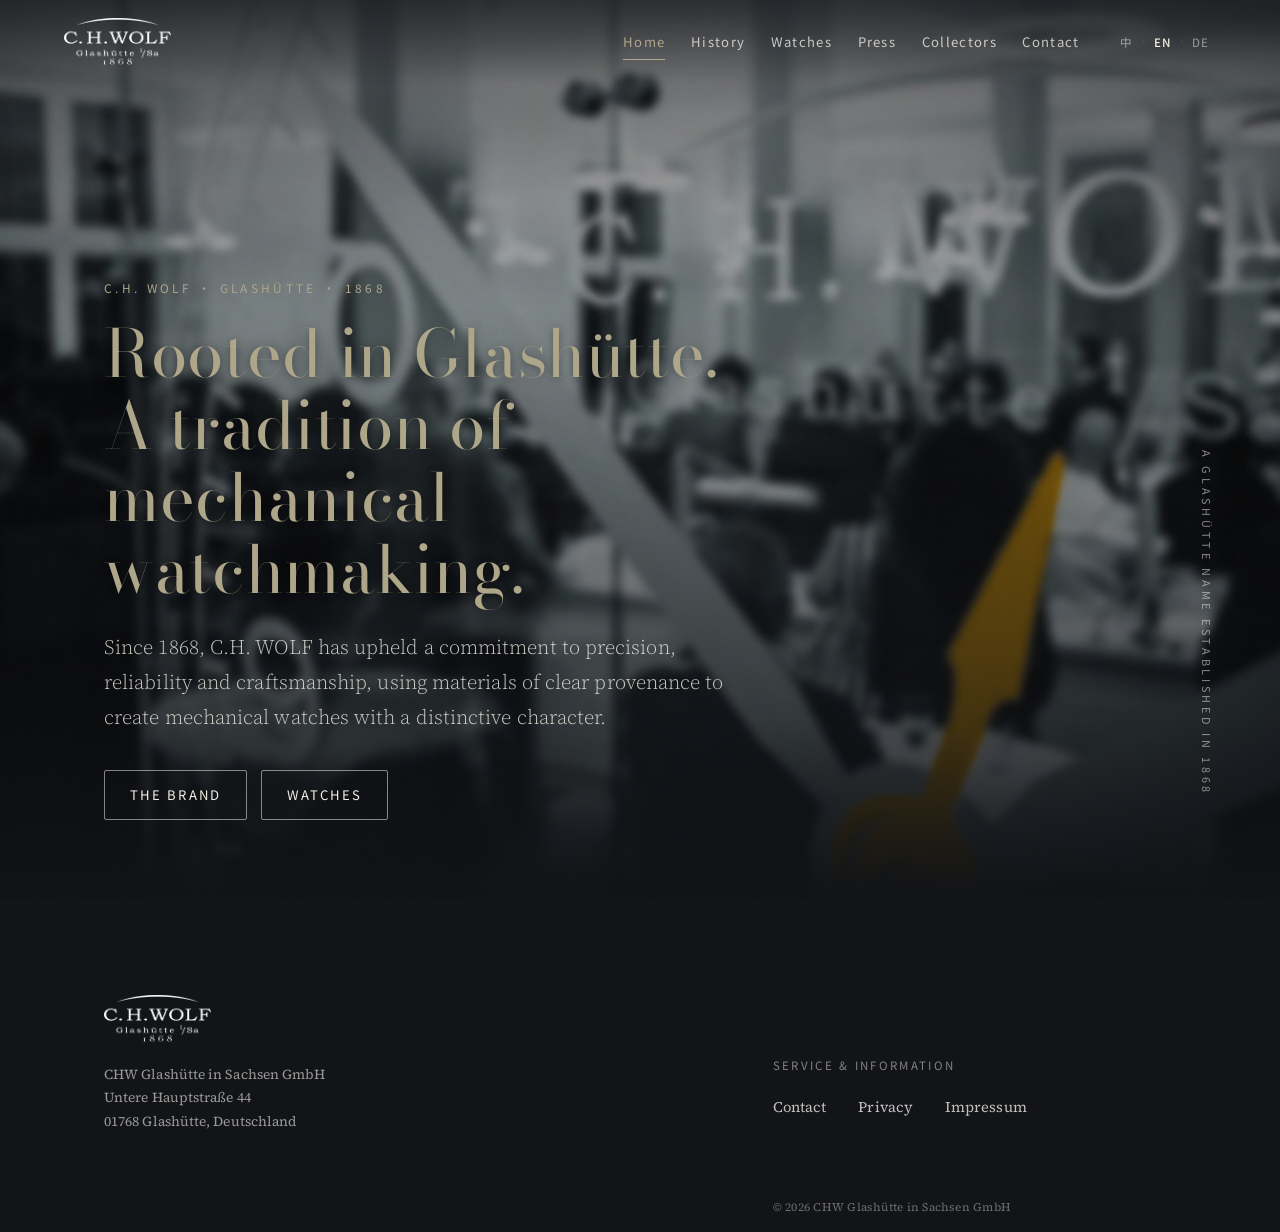
<file: index.html>
<!DOCTYPE html>
<html lang="zh">
<head>
<meta charset="utf-8">
<meta name="viewport" content="width=device-width, initial-scale=1">
<title data-title-zh="C.H. WOLF · Glashütte" data-title-en="C.H. WOLF · Glashütte" data-title-de="C.H. WOLF · Glashütte">C.H. WOLF · Glashütte</title>
<meta name="description" content="C.H. WOLF — a Glashütte name established in 1868. Precision mechanics joined with materials of documented provenance.">
<link rel="preconnect" href="https://fonts.googleapis.com">
<link rel="preconnect" href="https://fonts.gstatic.com" crossorigin>
<link rel="stylesheet" href="assets/css/site.css?v=46">
  <link rel="canonical" href="https://chwolf-glashuette.com/index.html">
  <meta property="og:type" content="website">
  <meta property="og:site_name" content="C.H. WOLF">
  <meta property="og:locale" content="zh_CN">
  <meta property="og:locale:alternate" content="en_US">
  <meta property="og:locale:alternate" content="de_DE">
  <meta property="og:title" content="C.H. WOLF · Glashütte">
  <meta property="og:description" content="源自格拉苏蒂，自 1868 年延续机械制表传统。C.H. WOLF 以有明确来历的材料，制作独具个性的机械腕表。">
  <meta property="og:url" content="https://chwolf-glashuette.com/index.html">
  <meta property="og:image" content="https://chwolf-glashuette.com/assets/img/og-image.jpg">
  <meta property="og:image:width" content="1200">
  <meta property="og:image:height" content="630">
  <meta name="twitter:card" content="summary_large_image">
  <meta name="twitter:title" content="C.H. WOLF · Glashütte">
  <meta name="twitter:description" content="源自格拉苏蒂，自 1868 年延续机械制表传统。C.H. WOLF 以有明确来历的材料，制作独具个性的机械腕表。">
  <meta name="twitter:image" content="https://chwolf-glashuette.com/assets/img/og-image.jpg">
  <script type="application/ld+json">{"@context":"https://schema.org","@type":"Organization","name":"C.H. WOLF","legalName":"CHW Glashütte in Sachsen GmbH","url":"https://chwolf-glashuette.com/","logo":"https://chwolf-glashuette.com/assets/img/logo.png","image":"https://chwolf-glashuette.com/assets/img/og-image.jpg","foundingDate":"1868","description":"源自格拉苏蒂的制表名号，创立于 1868 年。以精密机械与有明确来历的材料，制作机械腕表。","address":{"@type":"PostalAddress","streetAddress":"Untere Hauptstraße 44","postalCode":"01768","addressLocality":"Glashütte","addressCountry":"DE"}}</script>
  <script type="application/ld+json">{"@context":"https://schema.org","@type":"WebSite","name":"C.H. WOLF","url":"https://chwolf-glashuette.com/","inLanguage":["zh","en","de"]}</script>
<style>
  /* 首页 hero 文字：三语各自的位置(translate)与标题/导语宽度（由拖动工具确定） */
  html[lang="zh"] .hero .hero__inner{transform:translate(0px,-41px)}
  html[lang="en"] .hero .hero__inner{transform:translate(0px,35px)}
  html[lang="de"] .hero .hero__inner{transform:translate(0px,29px)}
  html[lang="zh"] .hero .display{max-width:620px} html[lang="zh"] .hero .lead{max-width:574px}
  html[lang="en"] .hero .display{max-width:691px} html[lang="en"] .hero .lead{max-width:624px}
  html[lang="de"] .hero .display{max-width:811px} html[lang="de"] .hero .lead{max-width:625px}
  /* 大图底部向下渐隐到页面底色，无缝接页脚（自适应） */
  .hero::after{background:linear-gradient(180deg,
    rgba(16,18,22,.34) 0%, rgba(16,18,22,.05) 34%, rgba(16,18,22,.5) 80%, #101216 100%)}
  /* 手机端：取消桌面拖动定位（避免标题顶到 logo），字号收敛，按钮落偏下、一屏放下 */
  @media (max-width:680px){
    /* 主文字锁定在页面中下段：底部约 88%、顶部约 40–55%，绝不上顶到 logo */
    .hero .hero__inner{transform:none !important;padding-bottom:clamp(48px,12vh,100px)}
    .hero .display{max-width:none !important;font-size:clamp(1.8rem,7vw,2.1rem);line-height:1.24}
    .hero .lead{max-width:none !important;font-size:.96rem;line-height:1.6}
    .hero .kicker{margin-bottom:.5em}
    /* 英/德文字更长：标题与正文字号再收，同样稳定落在中下段、不上顶 */
    html[lang="en"] .hero .display,html[lang="de"] .hero .display{font-size:clamp(1.5rem,6vw,1.8rem)}
    html[lang="en"] .hero .lead,html[lang="de"] .hero .lead{font-size:.9rem;line-height:1.55}
  }
</style>
</head>
<body>

<!-- ===== HEADER ===== -->
<header class="site-head on-dark">
  <a class="brand" href="index.html"><img src="assets/img/logo.png" alt="C.H. WOLF · Glashütte · 1868" style="height:48px;width:auto;display:block"></a>
  <nav class="nav">
    <a href="index.html" class="active"><span data-lang="zh">首页</span><span data-lang="en">Home</span><span data-lang="de">Start</span></a>
    <a href="heritage.html"><span data-lang="zh">品牌历史</span><span data-lang="en">History</span><span data-lang="de">Geschichte</span></a>
    <a href="watches.html"><span data-lang="zh">腕表系列</span><span data-lang="en">Watches</span><span data-lang="de">Uhren</span></a>
    <a href="press.html"><span data-lang="zh">媒体报道</span><span data-lang="en">Press</span><span data-lang="de">Presse</span></a>
    <a href="collectors.html"><span data-lang="zh">收藏生态</span><span data-lang="en">Collectors</span><span data-lang="de">Sammlerwelt</span></a>
    <a href="contact.html"><span data-lang="zh">联系我们</span><span data-lang="en">Contact</span><span data-lang="de">Kontakt</span></a>
    <div class="lang-switch">
      <button data-set-lang="zh">中</button><span class="sep">·</span>
      <button data-set-lang="en">EN</button><span class="sep">·</span>
      <button data-set-lang="de">DE</button>
    </div>
  </nav>
  <button class="nav-toggle" aria-label="Menu"><span></span><span></span><span></span></button>
</header>

<!-- ===== 屏① HERO ===== -->
<section class="hero">
  <div class="hero__media"><img src="assets/img/home-hero.jpg" alt="" style="width:100%;height:100%;object-fit:cover;display:block"></div>
  <div class="hero__corner">A Glashütte Name Established in 1868</div>
  <div class="hero__inner wrap">
    <span class="kicker">C.H. WOLF · Glashütte · 1868</span>
    <h1 class="display">
      <span data-lang="zh">源自格拉苏蒂，<br>传承机械制表传统。</span>
      <span data-lang="en">Rooted in Glashütte.<br>A tradition of mechanical watchmaking.</span>
      <span data-lang="de">Aus Glashütte.<br>Der Tradition mechanischer Uhrmacherkunst verpflichtet.</span>
    </h1>
    <p class="lead">
      <span data-lang="zh">自 1868 年起，C.H. WOLF 延续对精密机械、可靠性与工艺品质的追求，并以有明确来历的材料，制作独具个性的机械腕表。</span>
      <span data-lang="en">Since 1868, C.H. WOLF has upheld a commitment to precision, reliability and craftsmanship, using materials of clear provenance to create mechanical watches with a distinctive character.</span>
      <span data-lang="de">Seit 1868 steht C.H. WOLF für Präzision, Zuverlässigkeit und handwerkliche Qualität. Materialien mit klarer Herkunft verleihen jeder mechanischen Uhr ihren eigenen Charakter.</span>
    </p>
    <div class="btns">
      <a href="heritage.html" class="btn btn--light"><span data-lang="zh">了解品牌</span><span data-lang="en">The Brand</span><span data-lang="de">Die Marke</span></a>
      <a href="watches.html" class="btn btn--light"><span data-lang="zh">浏览腕表</span><span data-lang="en">Watches</span><span data-lang="de">Uhren</span></a>
    </div>
  </div>
</section>

<!-- ===== FOOTER ===== -->
<footer class="site-foot">
  <div class="wrap">
    <div class="foot-grid">
      <div class="foot-col">
        <a class="brand" href="index.html"><img src="assets/img/logo.png" alt="C.H. WOLF · Glashütte" style="height:48px;width:auto;display:block"></a>
        <p class="foot-note" style="margin-top:1.1em">CHW Glashütte in Sachsen GmbH<br>Untere Hauptstraße 44<br>01768 Glashütte, Deutschland</p>
      </div>
      <div class="foot-col">
        <h5><span data-lang="zh">服务与信息</span><span data-lang="en">Service &amp; Information</span><span data-lang="de">Service &amp; Information</span></h5>
        <a href="contact.html"><span data-lang="zh">联系我们</span><span data-lang="en">Contact</span><span data-lang="de">Kontakt</span></a>
        <a href="datenschutz.html"><span data-lang="zh">隐私政策</span><span data-lang="en">Privacy</span><span data-lang="de">Datenschutz</span></a>
        <a href="contact.html#impressum"><span data-lang="zh">法律声明</span><span data-lang="en">Impressum</span><span data-lang="de">Impressum</span></a>
        <span class="foot-copy">© 2026 CHW Glashütte in Sachsen GmbH</span>
      </div>
    </div>
  </div>
</footer>

<script src="assets/js/site.js"></script>
</body>
</html>
</file>
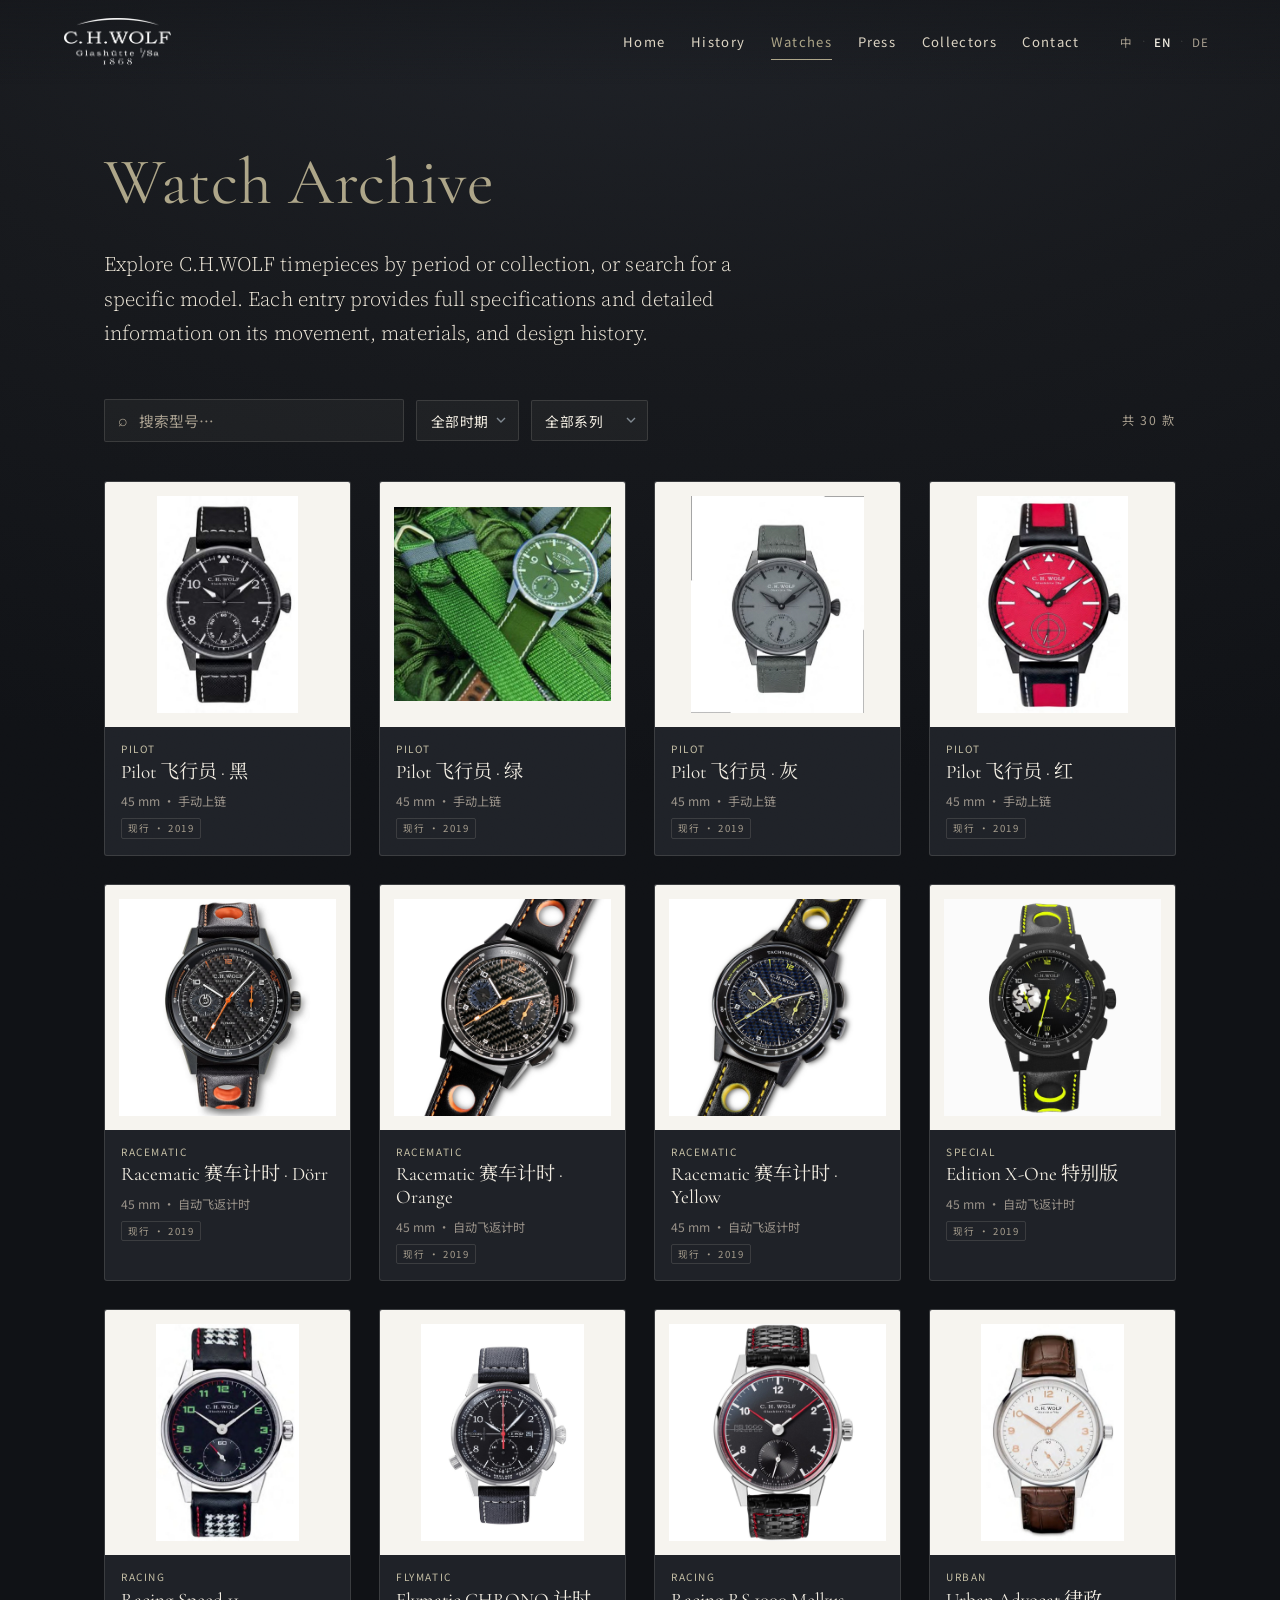
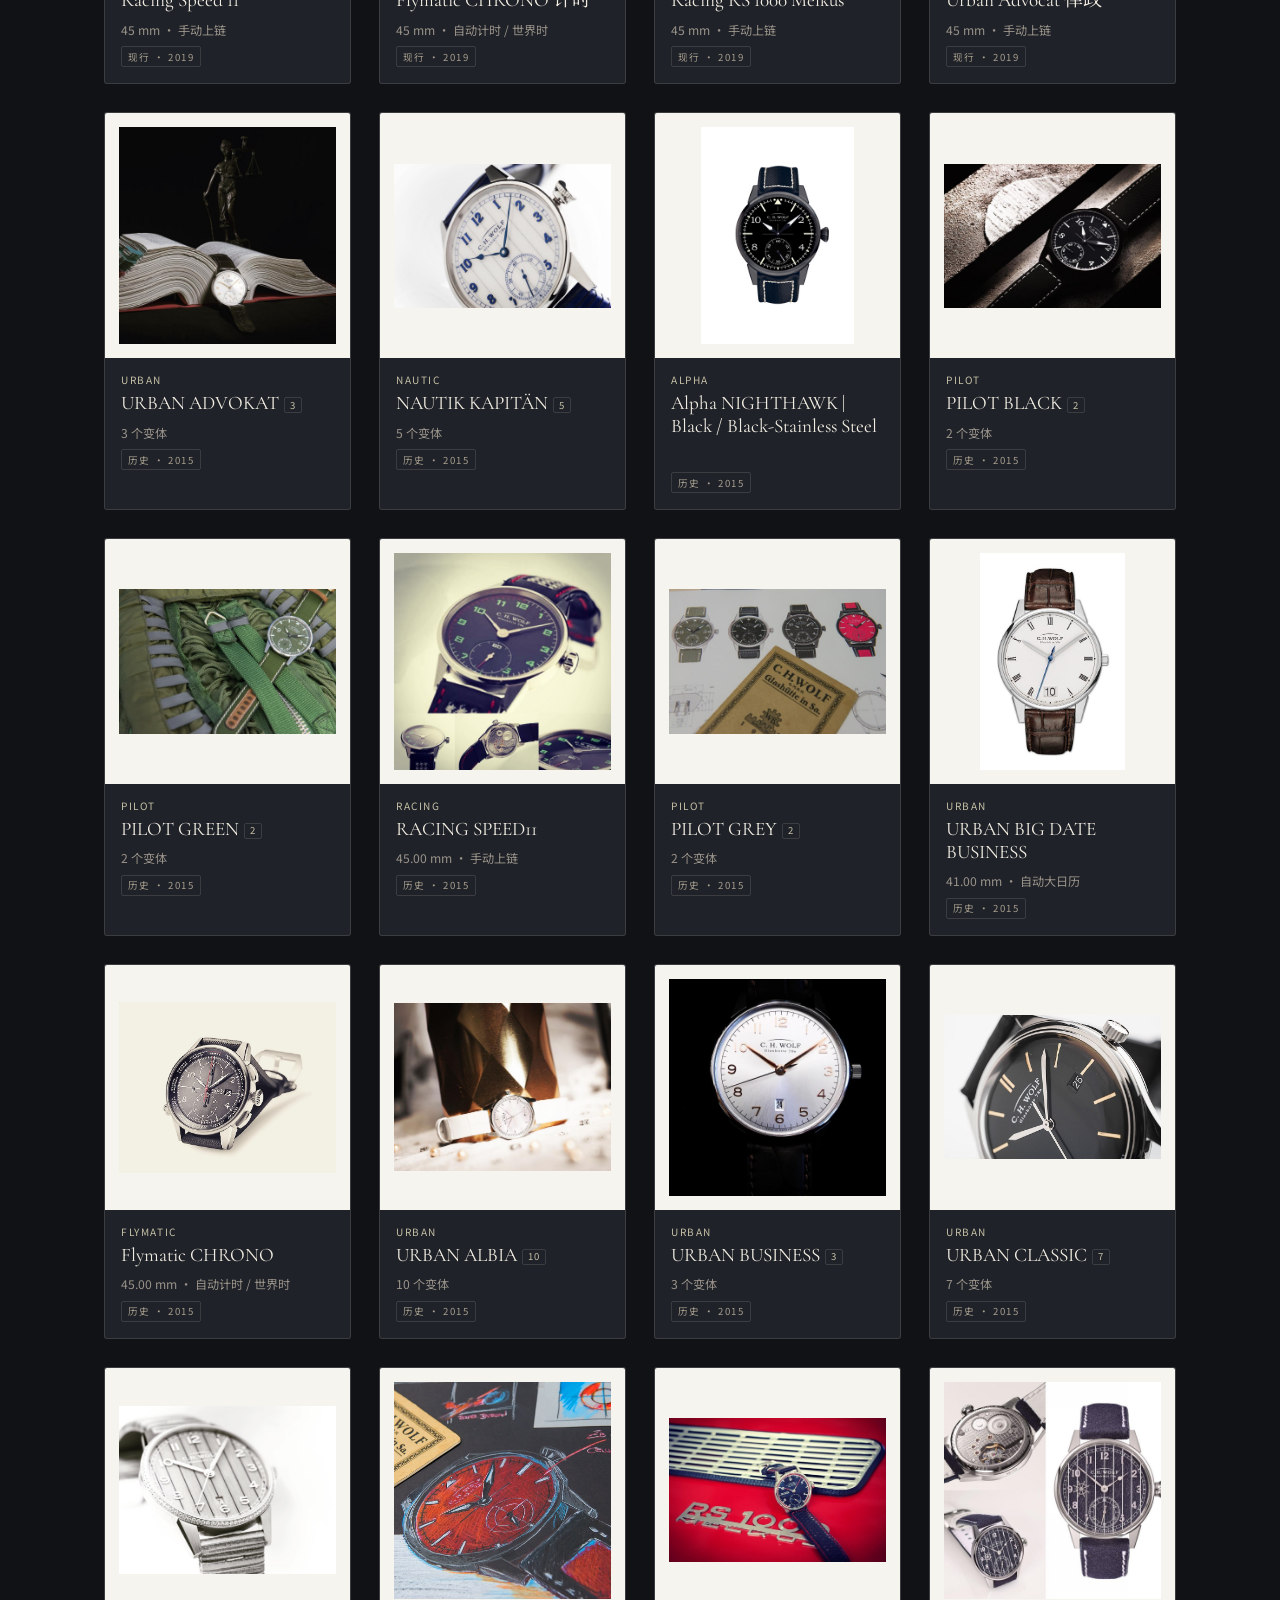
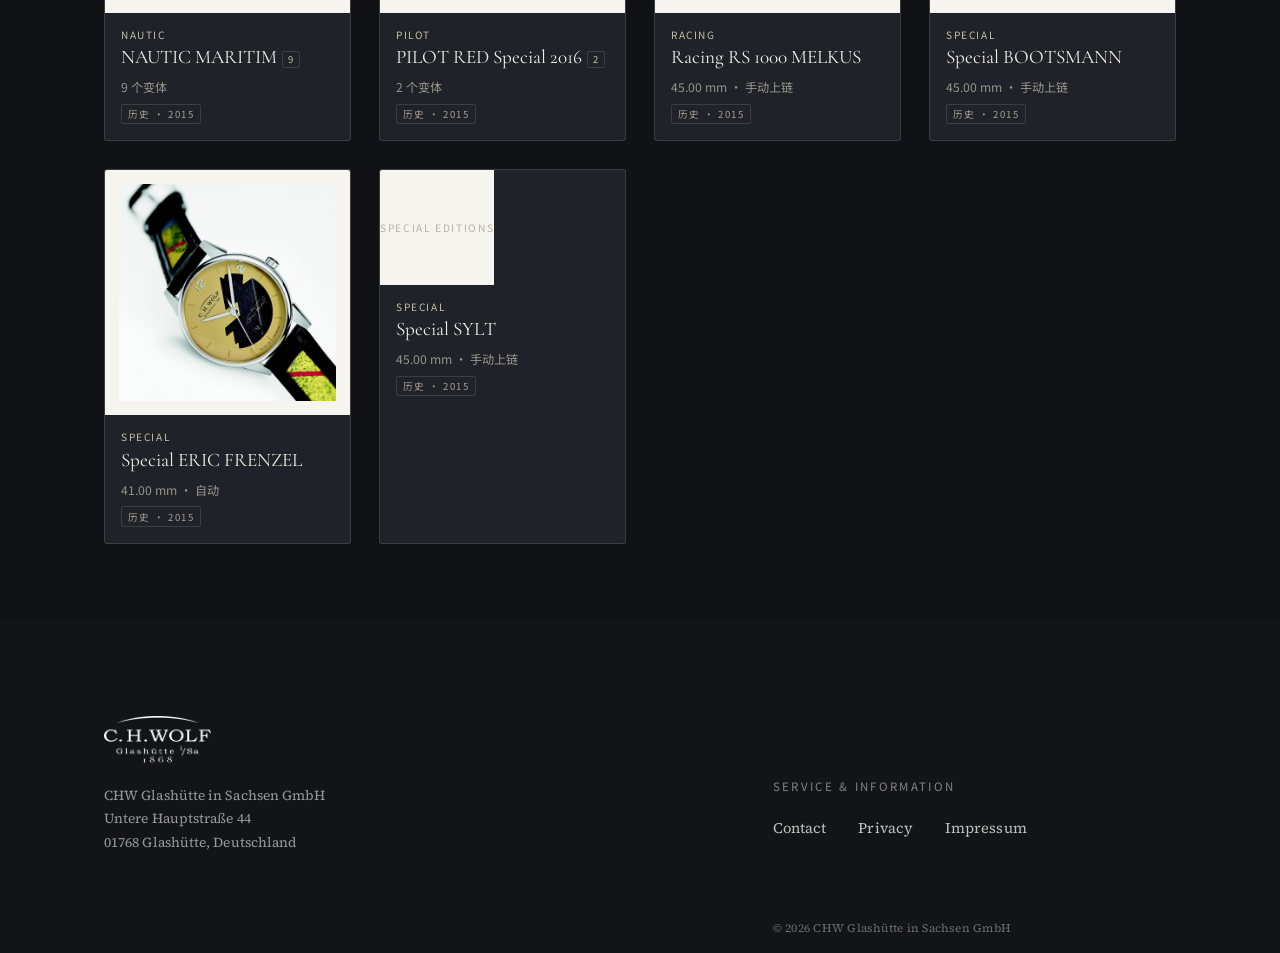
<file: archive.html>
<!DOCTYPE html>
<html lang="zh">
<head>
<meta charset="utf-8">
<meta name="viewport" content="width=device-width, initial-scale=1">
<title>C.H. WOLF · 品牌档案 / The Archive</title>
<meta name="description" content="The C.H. WOLF watch archive — browse and search 65 models by series and era.">
<link rel="preconnect" href="https://fonts.googleapis.com">
<link rel="preconnect" href="https://fonts.gstatic.com" crossorigin>
<link rel="stylesheet" href="assets/css/site.css?v=45">
  <link rel="canonical" href="https://chwolf-glashuette.com/archive.html">
  <meta property="og:type" content="website">
  <meta property="og:site_name" content="C.H. WOLF">
  <meta property="og:locale" content="zh_CN">
  <meta property="og:locale:alternate" content="en_US">
  <meta property="og:locale:alternate" content="de_DE">
  <meta property="og:title" content="品牌档案 · C.H. WOLF">
  <meta property="og:description" content="C.H. WOLF 腕表档案：按系列与年代检索各款型号的机芯、材料与设计背景。">
  <meta property="og:url" content="https://chwolf-glashuette.com/archive.html">
  <meta property="og:image" content="https://chwolf-glashuette.com/assets/img/og-image.jpg">
  <meta property="og:image:width" content="1200">
  <meta property="og:image:height" content="630">
  <meta name="twitter:card" content="summary_large_image">
  <meta name="twitter:title" content="品牌档案 · C.H. WOLF">
  <meta name="twitter:description" content="C.H. WOLF 腕表档案：按系列与年代检索各款型号的机芯、材料与设计背景。">
  <meta name="twitter:image" content="https://chwolf-glashuette.com/assets/img/og-image.jpg">
  <script type="application/ld+json">{"@context":"https://schema.org","@type":"Organization","name":"C.H. WOLF","legalName":"CHW Glashütte in Sachsen GmbH","url":"https://chwolf-glashuette.com/","logo":"https://chwolf-glashuette.com/assets/img/logo.png","image":"https://chwolf-glashuette.com/assets/img/og-image.jpg","foundingDate":"1868","description":"源自格拉苏蒂的制表名号，创立于 1868 年。以精密机械与有明确来历的材料，制作机械腕表。","address":{"@type":"PostalAddress","streetAddress":"Untere Hauptstraße 44","postalCode":"01768","addressLocality":"Glashütte","addressCountry":"DE"}}</script>
  <script type="application/ld+json">{"@context":"https://schema.org","@type":"ItemList","name":"C.H. WOLF 腕表档案","numberOfItems":65,"itemListElement":[{"@type":"ListItem","position":1,"item":{"@type":"Product","name":"Pilot 飞行员 · 黑","brand":{"@type":"Brand","name":"C.H. WOLF"},"category":"Pilot","url":"https://chwolf-glashuette.com/archive.html","image":"https://chwolf-glashuette.com/assets/img/products/2019/150/Pilot-Black.jpg"}},{"@type":"ListItem","position":2,"item":{"@type":"Product","name":"Pilot 飞行员 · 绿","brand":{"@type":"Brand","name":"C.H. WOLF"},"category":"Pilot","url":"https://chwolf-glashuette.com/archive.html","image":"https://chwolf-glashuette.com/assets/img/products/2019/149/Pilot-Green-A.jpg"}},{"@type":"ListItem","position":3,"item":{"@type":"Product","name":"Pilot 飞行员 · 灰","brand":{"@type":"Brand","name":"C.H. WOLF"},"category":"Pilot","url":"https://chwolf-glashuette.com/archive.html","image":"https://chwolf-glashuette.com/assets/img/products/2019/151/Pilot-Grey.jpg"}},{"@type":"ListItem","position":4,"item":{"@type":"Product","name":"Pilot 飞行员 · 红","brand":{"@type":"Brand","name":"C.H. WOLF"},"category":"Pilot","url":"https://chwolf-glashuette.com/archive.html","image":"https://chwolf-glashuette.com/assets/img/products/2019/152/Pilot-Red.jpg"}},{"@type":"ListItem","position":5,"item":{"@type":"Product","name":"Racematic 赛车计时 · Dörr","brand":{"@type":"Brand","name":"C.H. WOLF"},"category":"Racematic","url":"https://chwolf-glashuette.com/archive.html","image":"https://chwolf-glashuette.com/assets/img/products/2019/136/2016-08-16-JG-022-optimiert4.jpg"}},{"@type":"ListItem","position":6,"item":{"@type":"Product","name":"Racematic 赛车计时 · Orange","brand":{"@type":"Brand","name":"C.H. WOLF"},"category":"Racematic","url":"https://chwolf-glashuette.com/archive.html","image":"https://chwolf-glashuette.com/assets/img/products/2019/146/Racematic-Orange-1.jpg"}},{"@type":"ListItem","position":7,"item":{"@type":"Product","name":"Racematic 赛车计时 · Yellow","brand":{"@type":"Brand","name":"C.H. WOLF"},"category":"Racematic","url":"https://chwolf-glashuette.com/archive.html","image":"https://chwolf-glashuette.com/assets/img/products/2019/147/Racematic-Yellow-1.jpg"}},{"@type":"ListItem","position":8,"item":{"@type":"Product","name":"Edition X-One 特别版","brand":{"@type":"Brand","name":"C.H. WOLF"},"category":"Special Editions","url":"https://chwolf-glashuette.com/archive.html","image":"https://chwolf-glashuette.com/assets/img/products/2019/145/X-ONE-Uhr.jpg"}},{"@type":"ListItem","position":9,"item":{"@type":"Product","name":"Racing Speed 11","brand":{"@type":"Brand","name":"C.H. WOLF"},"category":"Racing","url":"https://chwolf-glashuette.com/archive.html","image":"https://chwolf-glashuette.com/assets/img/products/2019/148/Racing-Speed-11.jpg"}},{"@type":"ListItem","position":10,"item":{"@type":"Product","name":"Flymatic CHRONO 计时","brand":{"@type":"Brand","name":"C.H. WOLF"},"category":"Flymatic","url":"https://chwolf-glashuette.com/archive.html","image":"https://chwolf-glashuette.com/assets/img/products/2019/153/-Flymatic-E2-FINALE-Variante-RUssobank.jpg"}},{"@type":"ListItem","position":11,"item":{"@type":"Product","name":"Racing RS 1000 Melkus","brand":{"@type":"Brand","name":"C.H. WOLF"},"category":"Racing","url":"https://chwolf-glashuette.com/archive.html","image":"https://chwolf-glashuette.com/assets/img/products/2019/142/Melkus-Uhr-Frontale.jpg"}},{"@type":"ListItem","position":12,"item":{"@type":"Product","name":"Urban Advocat 律政","brand":{"@type":"Brand","name":"C.H. WOLF"},"category":"Urban","url":"https://chwolf-glashuette.com/archive.html","image":"https://chwolf-glashuette.com/assets/img/products/2019/154/Urban-Advovat-Argente.jpg"}},{"@type":"ListItem","position":13,"item":{"@type":"Product","name":"Alpha ADVOKAT | Mocca / Stainless Steel","brand":{"@type":"Brand","name":"C.H. WOLF"},"category":"ALPHA Advokat","url":"https://chwolf-glashuette.com/archive.html","image":"https://chwolf-glashuette.com/assets/img/products/ig/BAg0H2SQzjI.jpg"}},{"@type":"ListItem","position":14,"item":{"@type":"Product","name":"URBAN ADVOKAT | 摩卡 / 钢","brand":{"@type":"Brand","name":"C.H. WOLF"},"category":"ALPHA Advokat","url":"https://chwolf-glashuette.com/archive.html","image":"https://chwolf-glashuette.com/assets/img/products/ig/BAg0H2SQzjI.jpg"}},{"@type":"ListItem","position":15,"item":{"@type":"Product","name":"URBAN ADVOKAT | 午夜蓝 / 钢","brand":{"@type":"Brand","name":"C.H. WOLF"},"category":"ALPHA Advokat","url":"https://chwolf-glashuette.com/archive.html","image":"https://chwolf-glashuette.com/assets/img/products/ig/-wGxd4Qzgf.jpg"}},{"@type":"ListItem","position":16,"item":{"@type":"Product","name":"NAUTIK KAPITÄN | 灰橡木 / 钢","brand":{"@type":"Brand","name":"C.H. WOLF"},"category":"NAUTIC Kapitän","url":"https://chwolf-glashuette.com/archive.html","image":"https://chwolf-glashuette.com/assets/img/products/ig/_ZcYdaQzhk.jpg"}},{"@type":"ListItem","position":17,"item":{"@type":"Product","name":"Alpha KAPITAEN | 可提贝 / Stainless Steel","brand":{"@type":"Brand","name":"C.H. WOLF"},"category":"NAUTIC Kapitän","url":"https://chwolf-glashuette.com/archive.html","image":"https://chwolf-glashuette.com/assets/img/products/ig/_ZcYdaQzhk.jpg"}},{"@type":"ListItem","position":18,"item":{"@type":"Product","name":"NAUTIK KAPITÄN | 可提贝木 / 钢","brand":{"@type":"Brand","name":"C.H. WOLF"},"category":"NAUTIC Kapitän","url":"https://chwolf-glashuette.com/archive.html","image":"https://chwolf-glashuette.com/assets/img/products/ig/_ZcYdaQzhk.jpg"}},{"@type":"ListItem","position":19,"item":{"@type":"Product","name":"NAUTIK KAPITÄN | 夜桦木 / 钢","brand":{"@type":"Brand","name":"C.H. WOLF"},"category":"NAUTIC Kapitän","url":"https://chwolf-glashuette.com/archive.html","image":"https://chwolf-glashuette.com/assets/img/products/ig/_ZcYdaQzhk.jpg"}},{"@type":"ListItem","position":20,"item":{"@type":"Product","name":"NAUTIK KAPITÄN | sibirische 冰桦木 / 钢","brand":{"@type":"Brand","name":"C.H. WOLF"},"category":"NAUTIC Kapitän","url":"https://chwolf-glashuette.com/archive.html","image":"https://chwolf-glashuette.com/assets/img/products/ig/_ZcYdaQzhk.jpg"}},{"@type":"ListItem","position":21,"item":{"@type":"Product","name":"Alpha NIGHTHAWK | Black / Black-Stainless Steel","brand":{"@type":"Brand","name":"C.H. WOLF"},"category":"ALPHA Nighthawk","url":"https://chwolf-glashuette.com/archive.html","image":"https://chwolf-glashuette.com/assets/img/products/10__Alpha_NightHawk_Stahl_schwarz_schwarz1.jpg"}},{"@type":"ListItem","position":22,"item":{"@type":"Product","name":"PILOT BLACK | Schwarz / 钢-Schwarz","brand":{"@type":"Brand","name":"C.H. WOLF"},"category":"PILOT","url":"https://chwolf-glashuette.com/archive.html","image":"https://chwolf-glashuette.com/assets/img/products/ig/-td_iCwzib.jpg"}},{"@type":"ListItem","position":23,"item":{"@type":"Product","name":"PILOT GREEN | Oliv绿 / 钢","brand":{"@type":"Brand","name":"C.H. WOLF"},"category":"PILOT","url":"https://chwolf-glashuette.com/archive.html","image":"https://chwolf-glashuette.com/assets/img/products/ig/-gmPTewzgs.jpg"}},{"@type":"ListItem","position":24,"item":{"@type":"Product","name":"RACING SPEED11","brand":{"@type":"Brand","name":"C.H. WOLF"},"category":"RACING","url":"https://chwolf-glashuette.com/archive.html","image":"https://chwolf-glashuette.com/assets/img/products/ig/BBXh36wwzvi.jpg"}},{"@type":"ListItem","position":25,"item":{"@type":"Product","name":"PILOT GREY | Grau / 钢-深灰","brand":{"@type":"Brand","name":"C.H. WOLF"},"category":"PILOT","url":"https://chwolf-glashuette.com/archive.html","image":"https://chwolf-glashuette.com/assets/img/products/ig/_Hb3aowzjF.jpg"}},{"@type":"ListItem","position":26,"item":{"@type":"Product","name":"URBAN BIG DATE BUSINESS","brand":{"@type":"Brand","name":"C.H. WOLF"},"category":"HEMATIC Business","url":"https://chwolf-glashuette.com/archive.html","image":"https://chwolf-glashuette.com/assets/img/products/ig/urban-big-date-business.jpg"}},{"@type":"ListItem","position":27,"item":{"@type":"Product","name":"Flymatic CHRONO","brand":{"@type":"Brand","name":"C.H. WOLF"},"category":"FLYMATIC","url":"https://chwolf-glashuette.com/archive.html","image":"https://chwolf-glashuette.com/assets/img/products/ig/-TbI6MQzgW.jpg"}},{"@type":"ListItem","position":28,"item":{"@type":"Product","name":"URBAN ALBIA | 银白 / 玫瑰金 / 明亮式切割钻石","brand":{"@type":"Brand","name":"C.H. WOLF"},"category":"HEMATIC Albia","url":"https://chwolf-glashuette.com/archive.html","image":"https://chwolf-glashuette.com/assets/img/products/ig/-bIQW9wzpQ.jpg"}},{"@type":"ListItem","position":29,"item":{"@type":"Product","name":"URBAN ALBIA | 银白 / 玫瑰金","brand":{"@type":"Brand","name":"C.H. WOLF"},"category":"HEMATIC Albia","url":"https://chwolf-glashuette.com/archive.html","image":"https://chwolf-glashuette.com/assets/img/products/ig/-bIQW9wzpQ.jpg"}},{"@type":"ListItem","position":30,"item":{"@type":"Product","name":"URBAN ALBIA | 银白 / 钢 / 明亮式切割钻石","brand":{"@type":"Brand","name":"C.H. WOLF"},"category":"HEMATIC Albia","url":"https://chwolf-glashuette.com/archive.html","image":"https://chwolf-glashuette.com/assets/img/products/ig/-bIQW9wzpQ.jpg"}},{"@type":"ListItem","position":31,"item":{"@type":"Product","name":"URBAN ALBIA | 银白 / 钢","brand":{"@type":"Brand","name":"C.H. WOLF"},"category":"HEMATIC Albia","url":"https://chwolf-glashuette.com/archive.html","image":"https://chwolf-glashuette.com/assets/img/products/ig/-bIQW9wzpQ.jpg"}},{"@type":"ListItem","position":32,"item":{"@type":"Product","name":"URBAN ALBIA | 勃艮第红 / 钢 / 明亮式切割钻石","brand":{"@type":"Brand","name":"C.H. WOLF"},"category":"HEMATIC Albia","url":"https://chwolf-glashuette.com/archive.html","image":"https://chwolf-glashuette.com/assets/img/products/ig/_e7-CtwznB.jpg"}},{"@type":"ListItem","position":33,"item":{"@type":"Product","name":"URBAN ALBIA | 勃艮第红 / 钢","brand":{"@type":"Brand","name":"C.H. WOLF"},"category":"HEMATIC Albia","url":"https://chwolf-glashuette.com/archive.html","image":"https://chwolf-glashuette.com/assets/img/products/ig/_e7-CtwznB.jpg"}},{"@type":"ListItem","position":34,"item":{"@type":"Product","name":"URBAN ALBIA | 珍珠贝母 / 玫瑰金 / 明亮式切割钻石","brand":{"@type":"Brand","name":"C.H. WOLF"},"category":"HEMATIC Albia","url":"https://chwolf-glashuette.com/archive.html","image":"https://chwolf-glashuette.com/assets/img/products/ig/BBwx6oVQzhR.jpg"}},{"@type":"ListItem","position":35,"item":{"@type":"Product","name":"URBAN ALBIA | 珍珠贝母 / 玫瑰金","brand":{"@type":"Brand","name":"C.H. WOLF"},"category":"HEMATIC Albia","url":"https://chwolf-glashuette.com/archive.html","image":"https://chwolf-glashuette.com/assets/img/products/ig/BBwx6oVQzhR.jpg"}},{"@type":"ListItem","position":36,"item":{"@type":"Product","name":"URBAN ALBIA | 珍珠贝母 / 钢 / 明亮式切割钻石","brand":{"@type":"Brand","name":"C.H. WOLF"},"category":"HEMATIC Albia","url":"https://chwolf-glashuette.com/archive.html","image":"https://chwolf-glashuette.com/assets/img/products/ig/BBwx6oVQzhR.jpg"}},{"@type":"ListItem","position":37,"item":{"@type":"Product","name":"URBAN ALBIA | 珍珠贝母 / 钢","brand":{"@type":"Brand","name":"C.H. WOLF"},"category":"HEMATIC Albia","url":"https://chwolf-glashuette.com/archive.html","image":"https://chwolf-glashuette.com/assets/img/products/ig/BBwx6oVQzhR.jpg"}},{"@type":"ListItem","position":38,"item":{"@type":"Product","name":"URBAN BUSINESS | 银白 / 钢 / 明亮式切钻","brand":{"@type":"Brand","name":"C.H. WOLF"},"category":"HEMATIC Business","url":"https://chwolf-glashuette.com/archive.html","image":"https://chwolf-glashuette.com/assets/img/products/ig/-eKqAUQzu8.jpg"}},{"@type":"ListItem","position":39,"item":{"@type":"Product","name":"URBAN BUSINESS | 摩卡 / 钢 / 明亮式切割钻石","brand":{"@type":"Brand","name":"C.H. WOLF"},"category":"HEMATIC Business","url":"https://chwolf-glashuette.com/archive.html","image":"https://chwolf-glashuette.com/assets/img/products/ig/BAHa8JAwzvs.jpg"}},{"@type":"ListItem","position":40,"item":{"@type":"Product","name":"Hematic CLASSIC | Anthracite / Stainless Steel","brand":{"@type":"Brand","name":"C.H. WOLF"},"category":"HEMATIC Classic","url":"https://chwolf-glashuette.com/archive.html","image":"https://chwolf-glashuette.com/assets/img/products/ig/BBj4qDvwzln.jpg"}},{"@type":"ListItem","position":41,"item":{"@type":"Product","name":"URBAN CLASSIC | 深灰 / 钢","brand":{"@type":"Brand","name":"C.H. WOLF"},"category":"HEMATIC Classic","url":"https://chwolf-glashuette.com/archive.html","image":"https://chwolf-glashuette.com/assets/img/products/ig/BBj4qDvwzln.jpg"}},{"@type":"ListItem","position":42,"item":{"@type":"Product","name":"URBAN CLASSIC | 银白 / 玫瑰金","brand":{"@type":"Brand","name":"C.H. WOLF"},"category":"HEMATIC Classic","url":"https://chwolf-glashuette.com/archive.html","image":"https://chwolf-glashuette.com/assets/img/products/ig/_CDaTUwzkk.jpg"}},{"@type":"ListItem","position":43,"item":{"@type":"Product","name":"URBAN BUSINESS | 银白 / 钢","brand":{"@type":"Brand","name":"C.H. WOLF"},"category":"HEMATIC Business","url":"https://chwolf-glashuette.com/archive.html","image":"https://chwolf-glashuette.com/assets/img/products/ig/-eKqAUQzu8.jpg"}},{"@type":"ListItem","position":44,"item":{"@type":"Product","name":"URBAN CLASSIC | 银白 / 钢","brand":{"@type":"Brand","name":"C.H. WOLF"},"category":"HEMATIC Classic","url":"https://chwolf-glashuette.com/archive.html","image":"https://chwolf-glashuette.com/assets/img/products/ig/_CDaTUwzkk.jpg"}},{"@type":"ListItem","position":45,"item":{"@type":"Product","name":"URBAN CLASSIC | Schwarz / 玫瑰金","brand":{"@type":"Brand","name":"C.H. WOLF"},"category":"HEMATIC Classic","url":"https://chwolf-glashuette.com/archive.html","image":"https://chwolf-glashuette.com/assets/img/products/ig/-_qypRQzk8.jpg"}},{"@type":"ListItem","position":46,"item":{"@type":"Product","name":"URBAN CLASSIC | Schwarz / 钢","brand":{"@type":"Brand","name":"C.H. WOLF"},"category":"HEMATIC Classic","url":"https://chwolf-glashuette.com/archive.html","image":"https://chwolf-glashuette.com/assets/img/products/ig/-_qypRQzk8.jpg"}},{"@type":"ListItem","position":47,"item":{"@type":"Product","name":"NAUTIC MARITIM | 灰橡木 / 钢 / 明亮式切割钻石","brand":{"@type":"Brand","name":"C.H. WOLF"},"category":"NAUTIC Maritim","url":"https://chwolf-glashuette.com/archive.html","image":"https://chwolf-glashuette.com/assets/img/products/ig/-MHcWjwzjl.jpg"}},{"@type":"ListItem","position":48,"item":{"@type":"Product","name":"NAUTIC MARITIM | 灰橡木 / 钢","brand":{"@type":"Brand","name":"C.H. WOLF"},"category":"NAUTIC Maritim","url":"https://chwolf-glashuette.com/archive.html","image":"https://chwolf-glashuette.com/assets/img/products/ig/-MHcWjwzjl.jpg"}},{"@type":"ListItem","position":49,"item":{"@type":"Product","name":"NAUTIC MARITIM | 可提贝木 / 明亮式切割钻石","brand":{"@type":"Brand","name":"C.H. WOLF"},"category":"NAUTIC Maritim","url":"https://chwolf-glashuette.com/archive.html","image":"https://chwolf-glashuette.com/assets/img/products/ig/-MHcWjwzjl.jpg"}},{"@type":"ListItem","position":50,"item":{"@type":"Product","name":"NAUTIC MARITIM | 可提贝木 / 玫瑰金","brand":{"@type":"Brand","name":"C.H. WOLF"},"category":"NAUTIC Maritim","url":"https://chwolf-glashuette.com/archive.html","image":"https://chwolf-glashuette.com/assets/img/products/ig/-MHcWjwzjl.jpg"}},{"@type":"ListItem","position":51,"item":{"@type":"Product","name":"Hematic MARITIM | Night birch / Stainless Steel","brand":{"@type":"Brand","name":"C.H. WOLF"},"category":"HEMATIC","url":"https://chwolf-glashuette.com/archive.html","image":"https://chwolf-glashuette.com/assets/img/products/ig/-MHcWjwzjl.jpg"}},{"@type":"ListItem","position":52,"item":{"@type":"Product","name":"NAUTIC MARITIM | 夜桦木 / 钢 / 明亮式切割钻石","brand":{"@type":"Brand","name":"C.H. WOLF"},"category":"NAUTIC Maritim","url":"https://chwolf-glashuette.com/archive.html","image":"https://chwolf-glashuette.com/assets/img/products/ig/-MHcWjwzjl.jpg"}},{"@type":"ListItem","position":53,"item":{"@type":"Product","name":"NAUTIC MARITIM | 夜桦木 / 钢","brand":{"@type":"Brand","name":"C.H. WOLF"},"category":"NAUTIC Maritim","url":"https://chwolf-glashuette.com/archive.html","image":"https://chwolf-glashuette.com/assets/img/products/ig/-MHcWjwzjl.jpg"}},{"@type":"ListItem","position":54,"item":{"@type":"Product","name":"NAUTIC MARITIM | 柚木 / 钢 / 明亮式切割钻石","brand":{"@type":"Brand","name":"C.H. WOLF"},"category":"NAUTIC Maritim","url":"https://chwolf-glashuette.com/archive.html","image":"https://chwolf-glashuette.com/assets/img/products/ig/-MHcWjwzjl.jpg"}},{"@type":"ListItem","position":55,"item":{"@type":"Product","name":"NAUTIC MARITIM | 柚木 / 钢","brand":{"@type":"Brand","name":"C.H. WOLF"},"category":"NAUTIC Maritim","url":"https://chwolf-glashuette.com/archive.html","image":"https://chwolf-glashuette.com/assets/img/products/ig/-MHcWjwzjl.jpg"}},{"@type":"ListItem","position":56,"item":{"@type":"Product","name":"PILOT BLACK Special 2016","brand":{"@type":"Brand","name":"C.H. WOLF"},"category":"PILOT","url":"https://chwolf-glashuette.com/archive.html","image":"https://chwolf-glashuette.com/assets/img/products/ig/-td_iCwzib.jpg"}},{"@type":"ListItem","position":57,"item":{"@type":"Product","name":"PILOT GREEN Special 2016","brand":{"@type":"Brand","name":"C.H. WOLF"},"category":"PILOT","url":"https://chwolf-glashuette.com/archive.html","image":"https://chwolf-glashuette.com/assets/img/products/ig/BBo6zdFwzhb.jpg"}},{"@type":"ListItem","position":58,"item":{"@type":"Product","name":"PILOT GREY Special 2016","brand":{"@type":"Brand","name":"C.H. WOLF"},"category":"PILOT","url":"https://chwolf-glashuette.com/archive.html","image":"https://chwolf-glashuette.com/assets/img/products/ig/_Hb3aowzjF.jpg"}},{"@type":"ListItem","position":59,"item":{"@type":"Product","name":"PILOT RED Special 2016","brand":{"@type":"Brand","name":"C.H. WOLF"},"category":"PILOT","url":"https://chwolf-glashuette.com/archive.html","image":"https://chwolf-glashuette.com/assets/img/products/ig/-RTwyPwzk1.jpg"}},{"@type":"ListItem","position":60,"item":{"@type":"Product","name":"PILOT RED","brand":{"@type":"Brand","name":"C.H. WOLF"},"category":"PILOT","url":"https://chwolf-glashuette.com/archive.html","image":"https://chwolf-glashuette.com/assets/img/products/ig/-RTwyPwzk1.jpg"}},{"@type":"ListItem","position":61,"item":{"@type":"Product","name":"Racing RS 1000 MELKUS","brand":{"@type":"Brand","name":"C.H. WOLF"},"category":"RACING","url":"https://chwolf-glashuette.com/archive.html","image":"https://chwolf-glashuette.com/assets/img/products/ig/-qrWCAQzlC.jpg"}},{"@type":"ListItem","position":62,"item":{"@type":"Product","name":"Special BOOTSMANN","brand":{"@type":"Brand","name":"C.H. WOLF"},"category":"Special Editions","url":"https://chwolf-glashuette.com/archive.html","image":"https://chwolf-glashuette.com/assets/img/products/ig/_jqX-MQzl7.jpg"}},{"@type":"ListItem","position":63,"item":{"@type":"Product","name":"Special ERIC FRENZEL","brand":{"@type":"Brand","name":"C.H. WOLF"},"category":"Special Editions","url":"https://chwolf-glashuette.com/archive.html","image":"https://chwolf-glashuette.com/assets/img/products/ig/_o2C-ZQzn5.jpg"}},{"@type":"ListItem","position":64,"item":{"@type":"Product","name":"Special SYLT","brand":{"@type":"Brand","name":"C.H. WOLF"},"category":"Special Editions","url":"https://chwolf-glashuette.com/archive.html"}},{"@type":"ListItem","position":65,"item":{"@type":"Product","name":"URBAN CLASSIC BLACK","brand":{"@type":"Brand","name":"C.H. WOLF"},"category":"HEMATIC Classic","url":"https://chwolf-glashuette.com/archive.html","image":"https://chwolf-glashuette.com/assets/img/products/ig/-_qypRQzk8.jpg"}}]}</script>
<style>
  .arch-tools{display:flex;gap:12px;flex-wrap:wrap;align-items:center;margin:0 0 clamp(24px,3vw,40px)}
  .arch-field{position:relative;display:flex;align-items:center}
  .arch-search{font-family:var(--sans);font-size:.92rem;color:var(--ink);background:rgba(255,255,255,.04);
    border:1px solid var(--hair);border-radius:2px;padding:.7em 1em .7em 2.3em;min-width:min(300px,70vw)}
  .arch-search::placeholder{color:var(--silver)}
  .arch-search:focus{outline:none;border-color:var(--accent)}
  .arch-field .ico{position:absolute;left:.85em;color:var(--silver);pointer-events:none}
  .arch-select{font-family:var(--sans);font-size:.86rem;letter-spacing:.03em;color:var(--ink);background:rgba(255,255,255,.04);
    border:1px solid var(--hair);border-radius:2px;padding:.7em 2.1em .7em 1em;cursor:pointer;appearance:none;-webkit-appearance:none;
    background-image:url("data:image/svg+xml;utf8,<svg xmlns='http://www.w3.org/2000/svg' width='10' height='7'><path d='M1 1l4 4 4-4' stroke='%23808990' fill='none' stroke-width='1.4'/></svg>");
    background-repeat:no-repeat;background-position:right .85em center}
  .arch-select:focus{outline:none;border-color:var(--accent)}
  .arch-uber{font-family:var(--sans);font-size:.8rem;letter-spacing:.12em;color:var(--ink);background:transparent;
    border:1px solid var(--accent);color:var(--accent);border-radius:2px;padding:.66em 1.2em;cursor:pointer;transition:.3s var(--ease)}
  .arch-uber:hover,.arch-uber.on{background:var(--accent);color:var(--paper)}
  .arch-count{margin-left:auto;font-family:var(--sans);font-size:.76rem;letter-spacing:.14em;text-transform:uppercase;color:var(--silver)}

  .arch-grid{display:grid;grid-template-columns:repeat(auto-fill,minmax(220px,1fr));gap:clamp(16px,2.2vw,28px)}
  .pcard{text-align:left;background:var(--paper-2);border:1px solid var(--hair);border-radius:3px;overflow:hidden;cursor:pointer;
    transition:border-color .35s var(--ease),transform .35s var(--ease);display:flex;flex-direction:column}
  .pcard:hover{border-color:var(--accent);transform:translateY(-3px)}
  .pcard__img{background:#f6f4ef;aspect-ratio:1/1;display:flex;align-items:center;justify-content:center;overflow:hidden}
  .pcard__img img{width:100%;height:100%;object-fit:contain;padding:14px}
  .pcard__img--none{color:#b7b1a6;font-family:var(--sans);font-size:.64rem;letter-spacing:.16em;text-transform:uppercase}
  .pcard__body{padding:14px 16px 16px}
  .pcard__line{font-family:var(--sans);font-size:.63rem;letter-spacing:.16em;text-transform:uppercase;color:var(--accent-2)}
  .pcard__name{font-family:var(--serif);font-size:1.2rem;line-height:1.2;margin:.25em 0 .45em;color:var(--ink)}
  .pcard__meta{font-family:var(--sans);font-size:.76rem;color:var(--muted);line-height:1.55}
  .pcard__era{display:inline-block;margin-top:.7em;font-family:var(--sans);font-size:.6rem;letter-spacing:.14em;text-transform:uppercase;
    color:var(--silver);border:1px solid var(--hair);border-radius:2px;padding:.25em .6em}
  .arch-empty{color:var(--silver);font-family:var(--sans);padding:2em 0}

  .arch-modal{position:fixed;inset:0;z-index:200;display:none;align-items:center;justify-content:center;padding:clamp(14px,3vw,44px)}
  .arch-modal.open{display:flex}
  .arch-modal__bg{position:absolute;inset:0;background:rgba(8,10,12,.74);backdrop-filter:blur(3px)}
  .arch-modal__panel{position:relative;z-index:1;background:var(--night-2);border:1px solid var(--hair);border-radius:4px;
    max-width:880px;width:100%;max-height:90vh;overflow:auto;display:grid;grid-template-columns:1fr}
  @media(min-width:740px){.arch-modal__panel{grid-template-columns:44% 56%}}
  .arch-modal__media{background:#f6f4ef;display:flex;align-items:stretch;justify-content:center;min-height:300px}
  .arch-modal__media>span{align-self:center}
  .arch-gal{display:flex;flex-direction:column;width:100%}
  .arch-gal>img{flex:1;width:100%;min-height:220px;object-fit:contain;padding:26px}
  .arch-thumbs{display:flex;gap:8px;flex-wrap:wrap;justify-content:center;padding:0 14px 16px}
  .arch-thumb{width:50px;height:50px;padding:0;background:#fff;border:1px solid #d8d2c6;border-radius:2px;overflow:hidden;cursor:pointer}
  .arch-thumb.on{border-color:var(--accent)}
  .arch-thumb img{width:100%;height:100%;object-fit:contain;padding:4px}
  .arch-modal__body{padding:clamp(22px,3vw,38px)}
  .arch-modal__line{font-family:var(--sans);font-size:.68rem;letter-spacing:.2em;text-transform:uppercase;color:var(--accent-2)}
  .arch-modal__name{font-family:var(--serif);font-size:clamp(1.5rem,2.5vw,2rem);line-height:1.15;margin:.3em 0 .7em;color:var(--ink)}
  .arch-modal__desc{color:var(--ink-soft);font-family:var(--serif-body);line-height:1.7;margin-bottom:1.2em}
  .arch-specs{list-style:none}
  .arch-specs li{display:grid;grid-template-columns:33% 1fr;gap:10px;padding:.55em 0;border-bottom:1px solid var(--hair);font-size:.9rem}
  .arch-specs .k{font-family:var(--sans);font-size:.68rem;letter-spacing:.1em;text-transform:uppercase;color:var(--silver);padding-top:.2em}
  .arch-specs .v{color:var(--ink-soft)}
  .arch-src{margin-top:1.2em;font-size:.78rem;color:var(--muted)}
  .arch-src a{color:var(--accent-2);border-bottom:1px solid var(--hair);margin-right:.8em;word-break:break-all}
  .arch-note{margin-top:.8em;font-size:.78rem;color:var(--silver);font-style:italic}
  .arch-close{position:absolute;top:10px;right:12px;z-index:2;width:34px;height:34px;border-radius:50%;background:rgba(255,255,255,.08);
    color:var(--ink);font-size:1.05rem;display:flex;align-items:center;justify-content:center}
  .arch-close:hover{background:var(--accent);color:var(--paper)}
  .pcard__count{display:inline-block;margin-left:.5em;font-family:var(--sans);font-size:.6rem;letter-spacing:.12em;
    text-transform:uppercase;color:var(--accent-2);border:1px solid var(--hair);border-radius:2px;padding:.15em .5em;vertical-align:middle}
  .arch-vars{margin-top:1.4em}
  .arch-vars h4{font-family:var(--sans);font-size:.66rem;letter-spacing:.16em;text-transform:uppercase;color:var(--silver);margin-bottom:.3em}
  .arch-vars ul{list-style:none}
  .arch-vars li{padding:.55em 0;border-bottom:1px solid var(--hair);font-size:.9rem;color:var(--ink-soft);
    display:grid;grid-template-columns:1fr auto;gap:12px;align-items:baseline}
  .arch-vars .vr{font-family:var(--sans);font-size:.72rem;letter-spacing:.04em;color:var(--silver);white-space:nowrap}
  body.modal-open{overflow:hidden}
</style>
</head>
<body>

<!-- ===== HEADER ===== -->
<header class="site-head">
  <a class="brand" href="index.html"><img src="assets/img/logo.png" alt="C.H. WOLF · Glashütte" style="height:48px;width:auto;display:block"></a>
  <nav class="nav">
    <a href="index.html"><span data-lang="zh">首页</span><span data-lang="en">Home</span><span data-lang="de">Start</span></a>
    <a href="heritage.html"><span data-lang="zh">品牌历史</span><span data-lang="en">History</span><span data-lang="de">Geschichte</span></a>
    <a href="watches.html" class="active"><span data-lang="zh">腕表系列</span><span data-lang="en">Watches</span><span data-lang="de">Uhren</span></a>
    <a href="press.html"><span data-lang="zh">媒体报道</span><span data-lang="en">Press</span><span data-lang="de">Presse</span></a>
    <a href="collectors.html"><span data-lang="zh">收藏生态</span><span data-lang="en">Collectors</span><span data-lang="de">Sammlerwelt</span></a>
    <a href="contact.html"><span data-lang="zh">联系我们</span><span data-lang="en">Contact</span><span data-lang="de">Kontakt</span></a>
    <div class="lang-switch">
      <button data-set-lang="zh">中</button><span class="sep">·</span>
      <button data-set-lang="en">EN</button><span class="sep">·</span>
      <button data-set-lang="de">DE</button>
    </div>
  </nav>
  <button class="nav-toggle" aria-label="Menu"><span></span><span></span><span></span></button>
</header>

<!-- ===== PAGE HERO ===== -->
<section class="page-hero" style="padding-bottom:clamp(14px,2vw,24px)">
  <div class="wrap">
    <h1 class="display"><span data-lang="zh">腕表档案</span><span data-lang="en">Watch Archive</span><span data-lang="de">Uhrenarchiv</span></h1>
    <p class="lead">
      <span data-lang="zh">按年代或系列浏览 C.H.WOLF 历年表款，亦可直接检索具体型号。每份档案均收录完整规格，以及有关机芯、材质与设计背景的详细信息。</span>
      <span data-lang="en">Explore C.H.WOLF timepieces by period or collection, or search for a specific model. Each entry provides full specifications and detailed information on its movement, materials, and design history.</span>
      <span data-lang="de">Entdecken Sie die Zeitmesser von C.H.WOLF nach Epoche oder Kollektion, oder suchen Sie gezielt nach einem bestimmten Modell. Jeder Eintrag bietet vollständige technische Daten sowie ausführliche Informationen zu Uhrwerk, Materialien und Entstehungsgeschichte.</span>
    </p>
  </div>
</section>

<section class="pad-sm" style="padding-top:0">
  <div class="wrap">
    <div class="arch-tools">
      <div class="arch-field">
        <span class="ico">⌕</span>
        <input id="q" class="arch-search" type="search" autocomplete="off" placeholder="搜索型号…">
      </div>
      <select id="era" class="arch-select" aria-label="Era"></select>
      <select id="line" class="arch-select" aria-label="Series"></select>
      <div class="arch-count" id="count"></div>
    </div>
    <div class="arch-grid" id="grid"></div>
    <p class="arch-empty" id="empty" hidden><span data-lang="zh">没有匹配的型号。</span><span data-lang="en">No matching models.</span><span data-lang="de">Keine passenden Modelle.</span></p>

  </div>
</section>

<!-- ===== DETAIL MODAL ===== -->
<div class="arch-modal" id="modal" role="dialog" aria-modal="true">
  <div class="arch-modal__bg" data-close></div>
  <div class="arch-modal__panel">
    <button class="arch-close" data-close aria-label="Close">✕</button>
    <div class="arch-modal__media" id="mMedia"></div>
    <div class="arch-modal__body">
      <div class="arch-modal__line" id="mLine"></div>
      <h2 class="arch-modal__name" id="mName"></h2>
      <div class="arch-modal__desc" id="mDesc"></div>
      <ul class="arch-specs" id="mSpecs"></ul>
      <div class="arch-vars" id="mVars"></div>
      <div class="arch-src" id="mSrc"></div>
      <div class="arch-note" id="mNote"></div>
    </div>
  </div>
</div>

<!-- ===== FOOTER ===== -->
<footer class="site-foot">
  <div class="wrap">
    <div class="foot-grid">
      <div class="foot-col">
        <a class="brand" href="index.html"><img src="assets/img/logo.png" alt="C.H. WOLF · Glashütte" style="height:48px;width:auto;display:block"></a>
        <p class="foot-note" style="margin-top:1.1em">CHW Glashütte in Sachsen GmbH<br>Untere Hauptstraße 44<br>01768 Glashütte, Deutschland</p>
      </div>
      <div class="foot-col">
        <h5><span data-lang="zh">服务与信息</span><span data-lang="en">Service &amp; Information</span><span data-lang="de">Service &amp; Information</span></h5>
        <a href="contact.html"><span data-lang="zh">联系我们</span><span data-lang="en">Contact</span><span data-lang="de">Kontakt</span></a>
        <a href="datenschutz.html"><span data-lang="zh">隐私政策</span><span data-lang="en">Privacy</span><span data-lang="de">Datenschutz</span></a>
        <a href="contact.html#impressum"><span data-lang="zh">法律声明</span><span data-lang="en">Impressum</span><span data-lang="de">Impressum</span></a>
        <span class="foot-copy">© 2026 CHW Glashütte in Sachsen GmbH</span>
      </div>
    </div>
  </div>
</footer>

<script src="assets/js/site.js"></script>
<script src="assets/data/products.js"></script>
<script>
const IMG_DIR = "assets/img/products/";
const L = {  // field labels
  era:{zh:"年代",en:"Era",de:"Ära"}, line:{zh:"系列",en:"Series",de:"Serie"}, year:{zh:"年份",en:"Year",de:"Jahr"},
  ref:{zh:"货号",en:"Reference",de:"Referenz"}, movement:{zh:"机芯",en:"Movement",de:"Werk"}, mtype:{zh:"上链/类型",en:"Type",de:"Typ"},
  case:{zh:"表壳",en:"Case",de:"Gehäuse"}, dia:{zh:"直径",en:"Diameter",de:"Durchmesser"}, dial:{zh:"表盘",en:"Dial",de:"Zifferblatt"},
  hands:{zh:"指针",en:"Hands",de:"Zeiger"}, func:{zh:"功能",en:"Functions",de:"Funktionen"}, power:{zh:"动力储备",en:"Power reserve",de:"Gangreserve"},
  equip:{zh:"配置",en:"Equipment",de:"Ausstattung"}, limited:{zh:"限量",en:"Limited",de:"Limitierung"}, theme:{zh:"主题",en:"Field / Theme",de:"Thema"}, desc:{zh:"简介",en:"Description",de:"Beschreibung"}
};
const eraLabel = {current:{zh:"现行",en:"Current",de:"Aktuell"}, historical:{zh:"历史",en:"Historical",de:"Historisch"}};
const UI = {
  all:{zh:"全部系列",en:"All series",de:"Alle Serien"},
  allEra:{zh:"全部时期",en:"All periods",de:"Alle Epochen"}, sources:{zh:"来源",en:"Sources",de:"Quellen"},
  search:{zh:"搜索型号…",en:"Search…",de:"Suchen…"}
};
function fam(line){const u=(line||"").toUpperCase();
  for(const [k,v] of [["HEMATIC","Hematic"],["NAUTIC","Nautic"],["ALPHA","Alpha"],["PILOT","Pilot"],["RACING","Racing"],
    ["RACEMATIC","Racematic"],["FLYMATIC","Flymatic"],["URBAN","Urban"],["SPECIAL","Special"]]) if(u.startsWith(k)) return v;
  return line||"—";}
// 系列族：历史款按 group 前缀归族（Urban/Nautic/Pilot…），现行款沿用 line
function familyOf(p){const g=(p.group||"");
  for(const [k,v] of [["urban","Urban"],["nautic","Nautic"],["pilot","Pilot"],["racing","Racing"],
    ["flymatic","Flymatic"],["special","Special"],["alpha","Alpha"]]) if(g.startsWith(k)) return v;
  return fam(p.line);}
const lang = () => document.documentElement.getAttribute("lang") || "zh";
const t = (o) => (o && (o[lang()]||o.de||o.en||o.zh)) || "";
const $ = s => document.querySelector(s);
let DATA = [];
let GROUPS = [];                 // [{key, items:[p...]}] in DATA order
const groupOf = new Map();       // key -> {key, items}
const varLabel = {zh:v=>`${v} 个变体`, en:v=>`${v} variants`, de:v=>`${v} Varianten`};
const variantsHead = {zh:"变体", en:"Variants", de:"Varianten"};

function buildGroups(){
  groupOf.clear(); GROUPS=[];
  DATA.forEach(p=>{
    let g=groupOf.get(p.group);
    if(!g){ g={key:p.group, items:[]}; groupOf.set(p.group,g); GROUPS.push(g); }
    g.items.push(p);
  });
}
const rep = items => {
  const f=(items[0]?familyOf(items[0]):"").toUpperCase();
  return items.find(p=>p.image && (t(p.name)||"").toUpperCase().trim().startsWith(f))
      || items.find(p=>p.image && (t(p.name)||"").toUpperCase().trim().startsWith("URBAN"))
      || items.find(p=>p.image) || items[0];
};
const baseName = p => t(p.name).split(/[|｜]/)[0].trim();
const variantName = p => { const parts=t(p.name).split(/[|｜]/); return parts.length>1 ? parts.slice(1).join(" · ").trim() : t(p.name); };
function mergeGallery(items){
  const out=[]; items.forEach(p=>{ const gs=(p.gallery&&p.gallery.length)?p.gallery:(p.image?[p.image]:[]);
    gs.forEach(g=>{ if(g&&!out.includes(g)) out.push(g); }); });
  return out;
}

function initData(d){
  DATA = (d && d.products) || [];
  buildGroups();
  const eraSel=$("#era"); eraSel.innerHTML =
    `<option value="">${UI.allEra[lang()]}</option>`+
    ["current","historical"].map(e=>`<option value="${e}">${eraLabel[e][lang()]}</option>`).join("");
  const fams=[...new Set(DATA.map(familyOf))].sort();
  $("#line").innerHTML = `<option value="">${UI.all[lang()]}</option>`+fams.map(f=>`<option value="${f}">${f}</option>`).join("");
  $("#q").placeholder = UI.search[lang()];
  render();
}
// Load via <script src="products.js"> so it works from file:// (fetch is blocked there);
// fall back to fetch() if the global isn't present.
if (window.CHW_PRODUCTS) {
  initData(window.CHW_PRODUCTS);
} else {
  fetch("assets/data/products.json").then(r=>r.json()).then(initData)
    .catch(e=>{ $("#grid").innerHTML=""; $("#empty").hidden=false; console.error(e); });
}

function blob(p){return [p.name.de,p.name.en,p.name.zh,p.line,p.ref,p.movement_chw,p.movement_base,
  t(p.spec_case),t(p.spec_functions),t(p.description),t(p.theme),p.spec_diameter].join(" ").toLowerCase();}
const groupBlob = g => g.items.map(blob).join(" ");

function render(){
  const q=$("#q").value.trim().toLowerCase(), era=$("#era").value, ln=$("#line").value;
  const groups=GROUPS.filter(g=>
    (!era||g.items.some(p=>p.era===era)) &&
    (!ln ||g.items.some(p=>familyOf(p)===ln)) &&
    (!q  ||groupBlob(g).includes(q)));
  $("#grid").innerHTML = groups.map(g=>{
    const p=rep(g.items), multi=g.items.length>1;
    const img = p.image ? `<img src="${p.image}" alt="" loading="lazy">`
                        : `<span class="pcard__img--none">${p.line}</span>`;
    const nm = multi ? baseName(p) : t(p.name);
    const cnt = multi ? `<span class="pcard__count">${g.items.length}</span>` : "";
    const meta = multi ? varLabel[lang()](g.items.length)
                       : [p.spec_diameter, t(p.movement_type)].filter(Boolean).join(" · ");
    return `<button class="pcard" data-key="${g.key}">
      <div class="pcard__img">${img}</div>
      <div class="pcard__body">
        <div class="pcard__line">${familyOf(p)}</div>
        <div class="pcard__name">${nm}${cnt}</div>
        <div class="pcard__meta">${meta||"&nbsp;"}</div>
        <span class="pcard__era">${eraLabel[p.era][lang()]}${p.year?" · "+p.year:""}</span>
      </div></button>`;
  }).join("");
  $("#empty").hidden = groups.length>0;
  const n=groups.length;
  $("#count").textContent = ({zh:`共 ${n} 款`,en:`${n} models`,de:`${n} Modelle`})[lang()];
}

function openModal(g){
  const items=g.items, p=rep(items), multi=items.length>1;
  const gal=mergeGallery(items);
  $("#mMedia").innerHTML = gal.length
    ? `<div class="arch-gal"><img id="mMainImg" src="${gal[0]}" alt="">`
      + (gal.length>1 ? `<div class="arch-thumbs">`+gal.map((x,i)=>`<button class="arch-thumb${i?'':' on'}" data-thumb="${x}"><img src="${x}" alt=""></button>`).join("")+`</div>` : ``)
      + `</div>`
    : `<span class="pcard__img--none">${p.line}</span>`;
  $("#mLine").textContent = familyOf(p) + " · " + eraLabel[p.era][lang()];
  $("#mName").textContent = multi ? baseName(p) : t(p.name);
  $("#mDesc").textContent = "";
  const rows=[
    [L.year,p.year],
    (multi?null:[L.ref,p.ref]),
    [L.movement, [p.movement_chw,p.movement_base].filter(Boolean).join(" · ")],
    [L.mtype, t(p.movement_type)], [L.case, t(p.spec_case)], [L.dia, p.spec_diameter],
    (multi?null:[L.dial, t(p.spec_dial)]), (multi?null:[L.hands, t(p.spec_hands)]),
    [L.func, t(p.spec_functions)], [L.power, p.spec_power_reserve],
    [L.equip, t(p.spec_equipment)], [L.limited, p.limited], [L.theme, t(p.theme)],
    [L.desc, t(p.description)]
  ].filter(Boolean).filter(([k,v])=>v!==null&&v!==undefined&&v!=="");
  $("#mSpecs").innerHTML = rows.map(([k,v])=>`<li><span class="k">${k[lang()]}</span><span class="v">${v}</span></li>`).join("");
  // variants list (grouped models)
  if(multi){
    $("#mVars").innerHTML = `<h4>${variantsHead[lang()]} · ${items.length}</h4><ul>`+
      items.map(v=>`<li><span>${variantName(v)}</span><span class="vr">${[v.ref,(v.limited?`${L.limited[lang()]} ${v.limited}`:"")].filter(Boolean).join(" · ")||"&nbsp;"}</span></li>`).join("")+`</ul>`;
  } else { $("#mVars").innerHTML=""; }
  const src=[...new Set(items.flatMap(v=>v.sources||[]).filter(Boolean))];
  $("#mSrc").innerHTML = "";  /* 来源(web.archive 历史镜像)已隐藏；如需恢复：改回 src.length ? `${UI.sources[lang()]}: `+... : "" */
  $("#mNote").textContent = [...new Set(items.flatMap(v=>v.notes||[]))].join(" · ");
  $("#modal").classList.add("open"); document.body.classList.add("modal-open");
}
function closeModal(){ $("#modal").classList.remove("open"); document.body.classList.remove("modal-open"); }

document.addEventListener("click", e=>{
  const th=e.target.closest(".arch-thumb");
  if(th){ const m=document.getElementById("mMainImg"); if(m) m.src=th.dataset.thumb;
    document.querySelectorAll(".arch-thumb").forEach(x=>x.classList.toggle("on",x===th)); return; }
  const c=e.target.closest(".pcard"); if(c){ const g=groupOf.get(c.dataset.key); if(g) openModal(g); }
  if(e.target.hasAttribute("data-close")) closeModal();
});
$("#q").addEventListener("input", render);
$("#era").addEventListener("change", render);
$("#line").addEventListener("change", render);
document.addEventListener("keydown", e=>{ if(e.key==="Escape") closeModal(); });
document.querySelectorAll(".lang-switch button").forEach(b=>b.addEventListener("click", ()=>setTimeout(()=>{
  if(!DATA.length) return;
  const eraV=$("#era").value, lnV=$("#line").value;
  $("#era").innerHTML=`<option value="">${UI.allEra[lang()]}</option>`+["current","historical"].map(e=>`<option value="${e}">${eraLabel[e][lang()]}</option>`).join(""); $("#era").value=eraV;
  const fams=[...new Set(DATA.map(familyOf))].sort();
  $("#line").innerHTML=`<option value="">${UI.all[lang()]}</option>`+fams.map(f=>`<option value="${f}">${f}</option>`).join(""); $("#line").value=lnV;
  $("#q").placeholder = UI.search[lang()];
  render();
},0)));
</script>
</body>
</html>
</file>
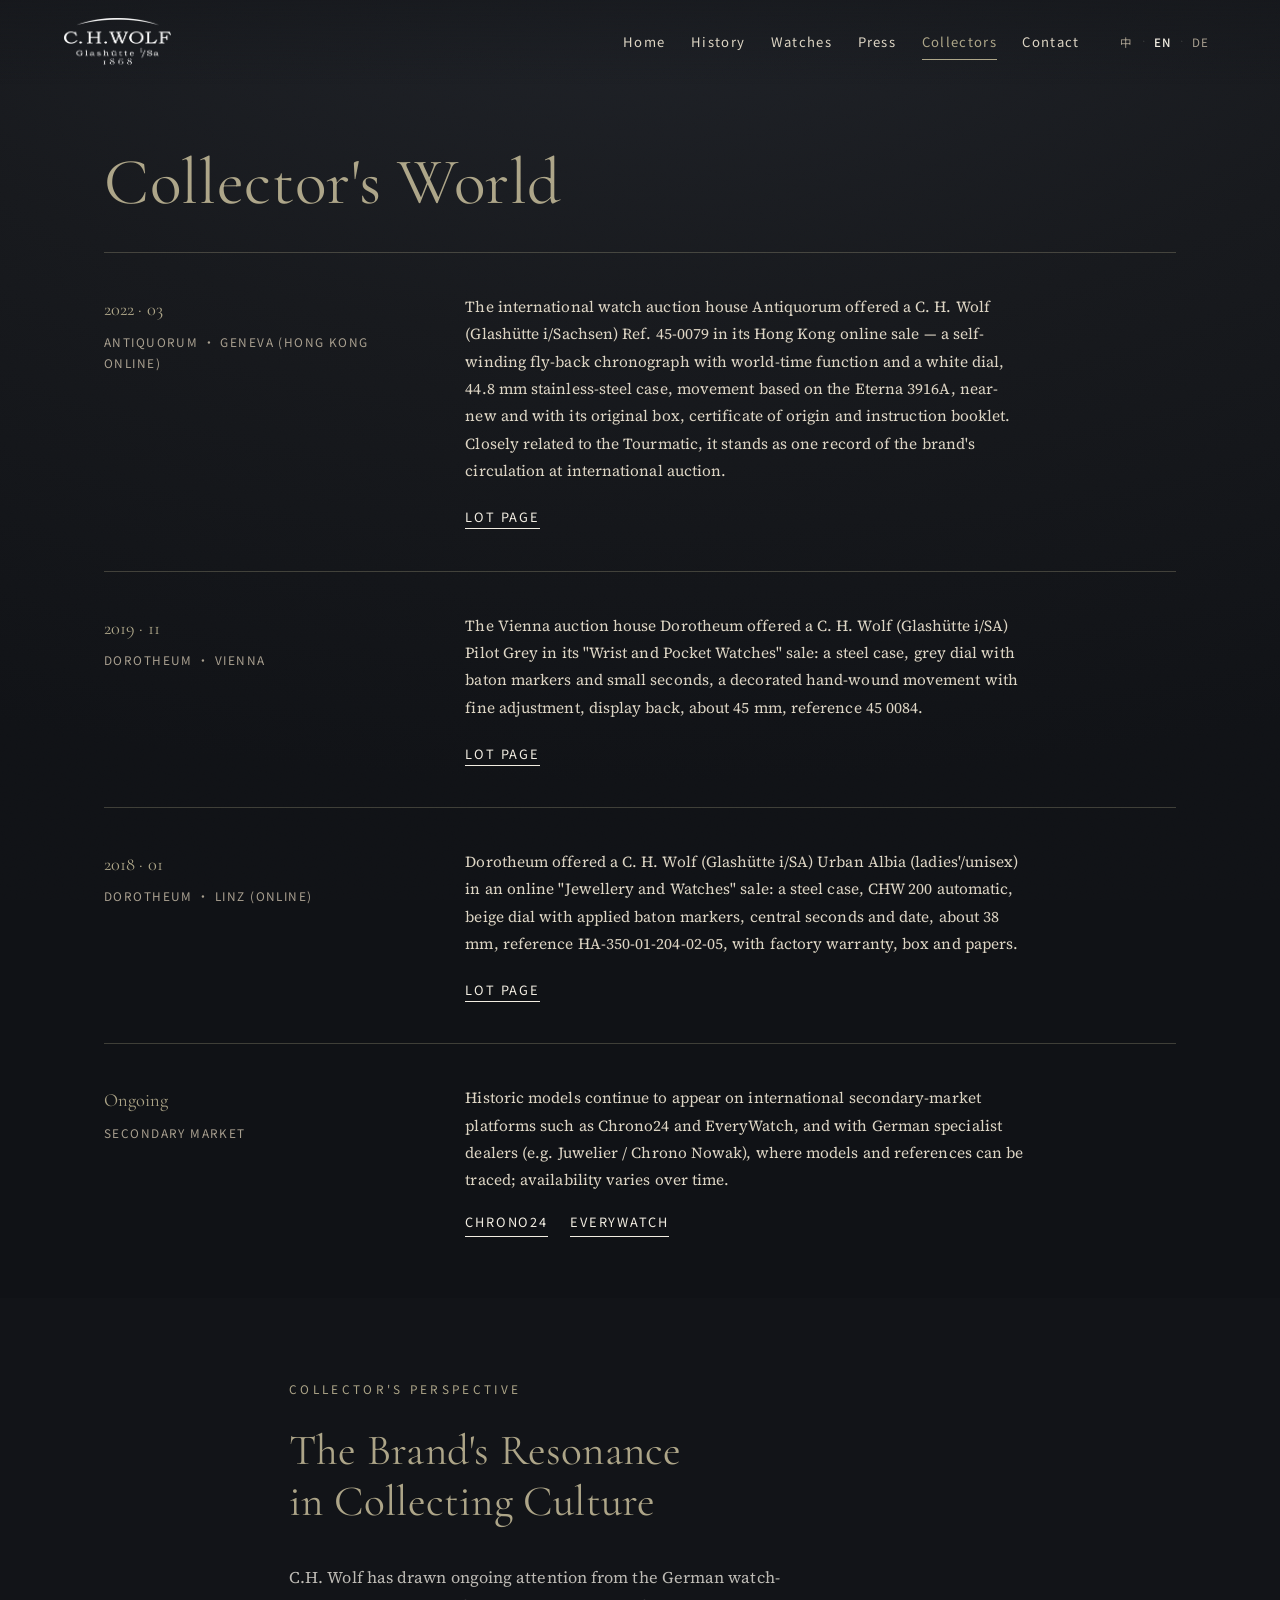
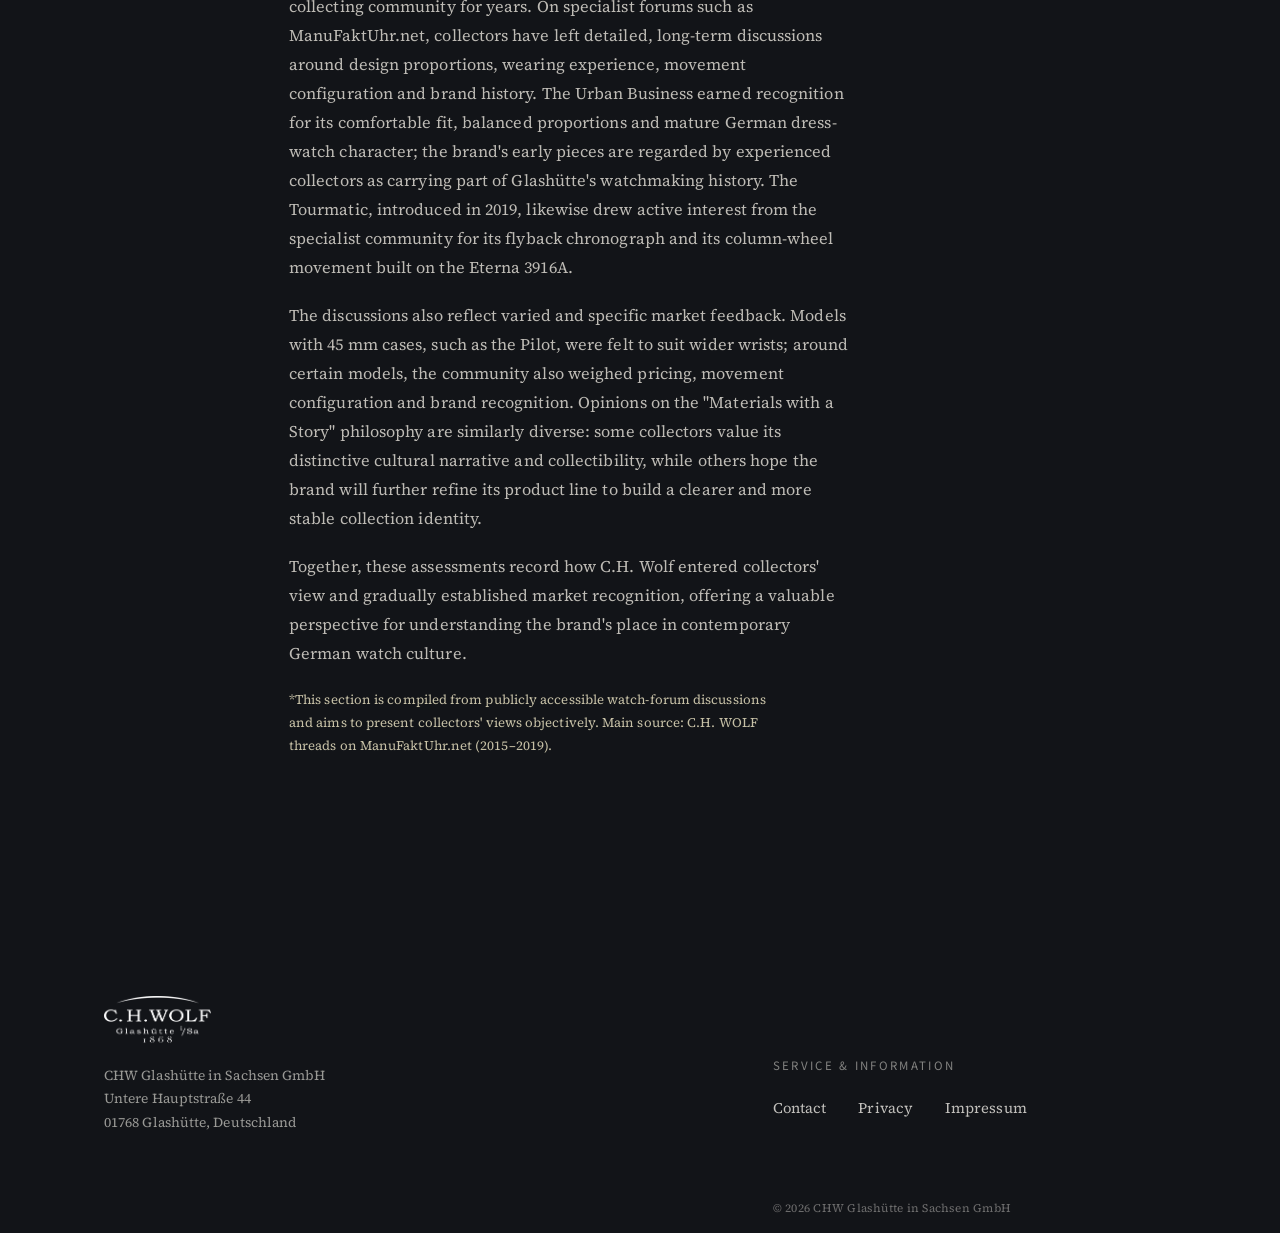
<file: collectors.html>
<!DOCTYPE html>
<html lang="zh">
<head>
<meta charset="utf-8">
<meta name="viewport" content="width=device-width, initial-scale=1">
<title>C.H. WOLF · 收藏生态 / Collector's World</title>
<meta name="description" content="C.H. WOLF in the real market — auction records, secondary-market circulation and collector discussion.">
<link rel="preconnect" href="https://fonts.googleapis.com">
<link rel="preconnect" href="https://fonts.gstatic.com" crossorigin>
<link rel="stylesheet" href="assets/css/site.css?v=45">
  <link rel="canonical" href="https://chwolf-glashuette.com/collectors.html">
  <meta property="og:type" content="website">
  <meta property="og:site_name" content="C.H. WOLF">
  <meta property="og:locale" content="zh_CN">
  <meta property="og:locale:alternate" content="en_US">
  <meta property="og:locale:alternate" content="de_DE">
  <meta property="og:title" content="收藏生态 · C.H. WOLF">
  <meta property="og:description" content="C.H. WOLF 收藏生态：藏家社群与相关资讯。">
  <meta property="og:url" content="https://chwolf-glashuette.com/collectors.html">
  <meta property="og:image" content="https://chwolf-glashuette.com/assets/img/og-image.jpg">
  <meta property="og:image:width" content="1200">
  <meta property="og:image:height" content="630">
  <meta name="twitter:card" content="summary_large_image">
  <meta name="twitter:title" content="收藏生态 · C.H. WOLF">
  <meta name="twitter:description" content="C.H. WOLF 收藏生态：藏家社群与相关资讯。">
  <meta name="twitter:image" content="https://chwolf-glashuette.com/assets/img/og-image.jpg">
  <script type="application/ld+json">{"@context":"https://schema.org","@type":"Organization","name":"C.H. WOLF","legalName":"CHW Glashütte in Sachsen GmbH","url":"https://chwolf-glashuette.com/","logo":"https://chwolf-glashuette.com/assets/img/logo.png","image":"https://chwolf-glashuette.com/assets/img/og-image.jpg","foundingDate":"1868","description":"源自格拉苏蒂的制表名号，创立于 1868 年。以精密机械与有明确来历的材料，制作机械腕表。","address":{"@type":"PostalAddress","streetAddress":"Untere Hauptstraße 44","postalCode":"01768","addressLocality":"Glashütte","addressCountry":"DE"}}</script>
</head>
<body>

<!-- ===== HEADER ===== -->
<header class="site-head">
  <a class="brand" href="index.html"><img src="assets/img/logo.png" alt="C.H. WOLF · Glashütte" style="height:48px;width:auto;display:block"></a>
  <nav class="nav">
    <a href="index.html"><span data-lang="zh">首页</span><span data-lang="en">Home</span><span data-lang="de">Start</span></a>
    <a href="heritage.html"><span data-lang="zh">品牌历史</span><span data-lang="en">History</span><span data-lang="de">Geschichte</span></a>
    <a href="watches.html"><span data-lang="zh">腕表系列</span><span data-lang="en">Watches</span><span data-lang="de">Uhren</span></a>
    <a href="press.html"><span data-lang="zh">媒体报道</span><span data-lang="en">Press</span><span data-lang="de">Presse</span></a>
    <a href="collectors.html" class="active"><span data-lang="zh">收藏生态</span><span data-lang="en">Collectors</span><span data-lang="de">Sammlerwelt</span></a>
    <a href="contact.html"><span data-lang="zh">联系我们</span><span data-lang="en">Contact</span><span data-lang="de">Kontakt</span></a>
    <div class="lang-switch">
      <button data-set-lang="zh">中</button><span class="sep">·</span>
      <button data-set-lang="en">EN</button><span class="sep">·</span>
      <button data-set-lang="de">DE</button>
    </div>
  </nav>
  <button class="nav-toggle" aria-label="Menu"><span></span><span></span><span></span></button>
</header>

<!-- ===== PAGE HERO ===== -->
<section class="page-hero" style="padding-bottom:0">
  <div class="wrap">
    <h1 class="display">
      <span data-lang="zh">收藏生态</span>
      <span data-lang="en">Collector's World</span>
      <span data-lang="de">Sammlerwelt</span>
    </h1>
  </div>
</section>

<!-- ===== MARKET ===== -->
<section class="pad-sm" id="market" style="padding-top:clamp(20px,3vw,34px);padding-bottom:clamp(10px,1.6vw,22px)">
  <div class="wrap">

    <!-- record 1 -->
    <div class="record reveal">
      <div>
        <div class="when">2022 · 03</div>
        <div class="where">Antiquorum · <span data-lang="zh">日内瓦（香港线上）</span><span data-lang="en">Geneva (Hong Kong online)</span><span data-lang="de">Genf (Hongkong online)</span></div>
      </div>
      <div>
        <p><span data-lang="zh">国际钟表拍卖行 Antiquorum 在其香港线上拍卖中呈献一枚 C. H. Wolf（Glashütte i/Sachsen）Ref. 45-0079——自动上链飞返计时腕表，配世界时功能与白色表盘，精钢表壳直径 44.8 毫米，机芯以 Eterna 3916A 为基础，品相接近全新，附原装表盒、原产证书与说明书。这枚与 Tourmatic 特征相近的作品，是其在国际拍卖中流通的一例记录。</span><span data-lang="en">The international watch auction house Antiquorum offered a C. H. Wolf (Glashütte i/Sachsen) Ref. 45-0079 in its Hong Kong online sale — a self-winding fly-back chronograph with world-time function and a white dial, 44.8 mm stainless-steel case, movement based on the Eterna 3916A, near-new and with its original box, certificate of origin and instruction booklet. Closely related to the Tourmatic, it stands as one record of the brand's circulation at international auction.</span><span data-lang="de">Das internationale Uhren-Auktionshaus Antiquorum bot in seiner Hongkonger Online-Auktion eine C. H. Wolf (Glashütte i/Sachsen) Ref. 45-0079 an – einen Flyback-Chronographen mit Automatikaufzug, Weltzeitfunktion und weißem Zifferblatt im 44,8-mm-Edelstahlgehäuse, dessen Werk auf dem Eterna 3916A basiert, in nahezu neuwertigem Zustand und mit Originalbox, Ursprungszeugnis und Anleitung. Das der Tourmatic eng verwandte Stück ist ein Beleg für die Präsenz der Marke bei internationalen Auktionen.</span></p>
        <a class="link-more" href="https://catalog.antiquorum.swiss/en/lots/c-h-wolf-ref-45-0079-lot-348-30" target="_blank" rel="noopener"><span data-lang="zh">拍卖页</span><span data-lang="en">Lot page</span><span data-lang="de">Losseite</span></a>
      </div>
    </div>

    <!-- record 2 -->
    <div class="record reveal">
      <div>
        <div class="when">2019 · 11</div>
        <div class="where">Dorotheum · <span data-lang="zh">维也纳</span><span data-lang="en">Vienna</span><span data-lang="de">Wien</span></div>
      </div>
      <div>
        <p><span data-lang="zh">维也纳拍卖行 Dorotheum 在其“腕表与怀表”专场中上拍一枚 C. H. Wolf（Glashütte i/SA）Pilot Grey：精钢表壳，灰色表盘配棒形刻度与小秒盘，经修饰、带微调的手动上链机芯，透明底盖，直径约 45 毫米，参考编号 45 0084。</span><span data-lang="en">The Vienna auction house Dorotheum offered a C. H. Wolf (Glashütte i/SA) Pilot Grey in its "Wrist and Pocket Watches" sale: a steel case, grey dial with baton markers and small seconds, a decorated hand-wound movement with fine adjustment, display back, about 45 mm, reference 45 0084.</span><span data-lang="de">Das Wiener Auktionshaus Dorotheum versteigerte in seiner Auktion „Armband- und Taschenuhren" eine C. H. Wolf (Glashütte i/SA) Pilot Grey: Edelstahlgehäuse, graues Zifferblatt mit Balkenindizes und kleiner Sekunde, fein reguliertes, dekoriertes Handaufzugswerk, Sichtboden, rund 45 mm, Referenz 45 0084.</span></p>
        <a class="link-more" href="https://www.dorotheum.com/en/l/6478371/" target="_blank" rel="noopener"><span data-lang="zh">拍卖页</span><span data-lang="en">Lot page</span><span data-lang="de">Losseite</span></a>
      </div>
    </div>

    <!-- record 3 -->
    <div class="record reveal">
      <div>
        <div class="when">2018 · 01</div>
        <div class="where">Dorotheum · <span data-lang="zh">林茨（线上）</span><span data-lang="en">Linz (online)</span><span data-lang="de">Linz (online)</span></div>
      </div>
      <div>
        <p><span data-lang="zh">Dorotheum 在其线上“珠宝与腕表”拍卖中上拍一枚 C. H. Wolf（Glashütte i/SA）Urban Albia（女款/中性）：精钢表壳，搭载 CHW 200 自动机芯，米色表盘配立体棒形时标、中央秒针与日期，直径约 38 毫米，参考编号 HA-350-01-204-02-05，附原厂保修、表盒与证书。</span><span data-lang="en">Dorotheum offered a C. H. Wolf (Glashütte i/SA) Urban Albia (ladies'/unisex) in an online "Jewellery and Watches" sale: a steel case, CHW 200 automatic, beige dial with applied baton markers, central seconds and date, about 38 mm, reference HA-350-01-204-02-05, with factory warranty, box and papers.</span><span data-lang="de">Dorotheum versteigerte in einer Online-Auktion „Schmuck und Uhren" eine C. H. Wolf (Glashütte i/SA) Urban Albia (Damen/Unisex): Edelstahl, Automatikwerk CHW 200, beiges Zifferblatt mit aufgesetzten Balkenindizes, Zentralsekunde und Datum, rund 38 mm, Referenz HA-350-01-204-02-05, mit Werksgarantie, Etui und Papieren.</span></p>
        <a class="link-more" href="https://www.dorotheum.com/en/l/120235/" target="_blank" rel="noopener"><span data-lang="zh">拍卖页</span><span data-lang="en">Lot page</span><span data-lang="de">Losseite</span></a>
      </div>
    </div>

    <!-- record 4 secondary market -->
    <div class="record reveal">
      <div>
        <div class="when"><span data-lang="zh">持续</span><span data-lang="en">Ongoing</span><span data-lang="de">Laufend</span></div>
        <div class="where"><span data-lang="zh">二级市场</span><span data-lang="en">Secondary market</span><span data-lang="de">Zweitmarkt</span></div>
      </div>
      <div>
        <p><span data-lang="zh">历史型号也持续出现在 Chrono24、EveryWatch 等国际二级市场平台，以及德国专业经销商（如 Juwelier / Chrono Nowak），可查见型号与参考编号；具体在售情况随时间变化。</span><span data-lang="en">Historic models continue to appear on international secondary-market platforms such as Chrono24 and EveryWatch, and with German specialist dealers (e.g. Juwelier / Chrono Nowak), where models and references can be traced; availability varies over time.</span><span data-lang="de">Historische Modelle erscheinen weiterhin auf Zweitmarkt-Plattformen wie Chrono24 und EveryWatch sowie bei deutschen Fachhändlern (etwa Juwelier / Chrono Nowak); die Verfügbarkeit ändert sich im Zeitverlauf.</span></p>
        <div class="press-links" style="flex-direction:row;gap:1.4em">
          <a class="link-more" href="https://www.chrono24.de/chwolf/index.htm" target="_blank" rel="noopener">Chrono24</a>
          <a class="link-more" href="https://everywatch.com/c-h-wolf" target="_blank" rel="noopener">EveryWatch</a>
        </div>
      </div>
    </div>
  </div>
</section>

<!-- ===== COLLECTOR'S PERSPECTIVE ===== -->
<section class="pad dark" id="perspective" style="padding-top:clamp(40px,6vw,80px)">
  <div class="narrow prose reveal">
    <span class="kicker"><span data-lang="zh">藏家视角</span><span data-lang="en">Collector's Perspective</span><span data-lang="de">Sammlerperspektive</span></span>
    <h2 class="h-sec" style="margin:.5em 0 .8em"><span data-lang="zh">收藏文化中的品牌回响</span><span data-lang="en">The Brand's Resonance in Collecting Culture</span><span data-lang="de">Nachhall der Marke in der Sammlerkultur</span></h2>
    <div data-lang="zh">
      <p>C.H. Wolf 多年来持续受到德国钟表收藏社群的关注。在 ManuFaktUhr.net 等专业论坛中，藏家围绕设计比例、佩戴体验、机芯配置与品牌历史留下了长期而细致的讨论。Urban Business 因舒适的佩戴感、协调的比例与成熟的德式正装风格获得认可；品牌早期的作品，则被资深藏家视为承载 Glashütte 制表历史的一部分。2019 年推出的 Tourmatic，凭借飞返计时功能及以 Eterna 3916A 为基础打造的导柱轮机芯，同样引发了专业社群的积极关注。</p>
      <p>相关讨论也呈现出多元而具体的市场反馈。例如，Pilot 等采用 45 毫米表壳的款式，被认为更适合较宽的手腕；围绕部分型号，社群也曾从产品定价、机芯配置与品牌认知度等角度展开讨论。对于“材有所承”的材料理念，一些藏家欣赏其独特的文化叙事与收藏价值，也有观点期待品牌进一步凝练产品脉络，建立更加鲜明且稳定的系列辨识度。</p>
      <p>这些评价记录了 C.H. Wolf 进入收藏视野并逐步形成市场辨识度的历程，也为理解品牌在德国当代钟表文化中的位置提供了珍贵视角。</p>
    </div>
    <div data-lang="en">
      <p>C.H. Wolf has drawn ongoing attention from the German watch-collecting community for years. On specialist forums such as ManuFaktUhr.net, collectors have left detailed, long-term discussions around design proportions, wearing experience, movement configuration and brand history. The Urban Business earned recognition for its comfortable fit, balanced proportions and mature German dress-watch character; the brand's early pieces are regarded by experienced collectors as carrying part of Glashütte's watchmaking history. The Tourmatic, introduced in 2019, likewise drew active interest from the specialist community for its flyback chronograph and its column-wheel movement built on the Eterna 3916A.</p>
      <p>The discussions also reflect varied and specific market feedback. Models with 45 mm cases, such as the Pilot, were felt to suit wider wrists; around certain models, the community also weighed pricing, movement configuration and brand recognition. Opinions on the "Materials with a Story" philosophy are similarly diverse: some collectors value its distinctive cultural narrative and collectibility, while others hope the brand will further refine its product line to build a clearer and more stable collection identity.</p>
      <p>Together, these assessments record how C.H. Wolf entered collectors' view and gradually established market recognition, offering a valuable perspective for understanding the brand's place in contemporary German watch culture.</p>
    </div>
    <div data-lang="de">
      <p>C.H. Wolf findet in der deutschen Uhren-Sammlergemeinschaft seit Jahren anhaltende Beachtung. In Fachforen wie ManuFaktUhr.net haben Sammler ausführliche, langfristige Diskussionen über Designproportionen, Tragegefühl, Werkkonfiguration und Markengeschichte hinterlassen. Die Urban Business fand Anerkennung für ihren angenehmen Tragekomfort, ihre ausgewogenen Proportionen und ihren gereiften deutschen Anzuguhren-Charakter; frühe Arbeiten der Marke gelten erfahrenen Sammlern als Teil der Glashütter Uhrmachergeschichte. Auch die 2019 vorgestellte Tourmatic weckte mit ihrem Flyback-Chronographen und ihrem auf dem Eterna 3916A basierenden Säulenrad-Werk das aktive Interesse der Fachgemeinschaft.</p>
      <p>Die Diskussionen spiegeln zudem ein vielfältiges und konkretes Marktecho wider. Modelle mit 45-mm-Gehäuse wie die Pilot wurden als eher für breitere Handgelenke geeignet empfunden; bei einzelnen Modellen erörterte die Gemeinschaft auch Preisgestaltung, Werkkonfiguration und Markenbekanntheit. Auch die Materialidee „Materialien mit Geschichte" wird unterschiedlich bewertet: Manche Sammler schätzen ihre eigenständige kulturelle Erzählung und ihren Sammlerwert, andere wünschen sich, dass die Marke ihre Produktlinie weiter schärft und eine klarere, beständigere Kollektionsidentität aufbaut.</p>
      <p>Gemeinsam dokumentieren diese Einschätzungen, wie C.H. Wolf in den Blick der Sammler rückte und allmählich Markenbekanntheit gewann — und bieten einen wertvollen Blick auf die Stellung der Marke in der zeitgenössischen deutschen Uhrenkultur.</p>
    </div>
    <p class="muted" style="font-size:.82rem;margin-top:1.5em;color:var(--accent-2)"><span data-lang="zh">*本栏目依据公开可查的钟表论坛讨论整理，旨在客观呈现藏家观点。主要参考来源：ManuFaktUhr.net 的 C.H. WOLF 相关主题帖（2015—2019）。</span><span data-lang="en">*This section is compiled from publicly accessible watch-forum discussions and aims to present collectors' views objectively. Main source: C.H. WOLF threads on ManuFaktUhr.net (2015–2019).</span><span data-lang="de">*Dieser Abschnitt ist aus öffentlich zugänglichen Uhrenforen-Diskussionen zusammengestellt und möchte die Sichtweisen der Sammler sachlich wiedergeben. Hauptquelle: C.H.-WOLF-Threads auf ManuFaktUhr.net (2015–2019).</span></p>
  </div>
</section>

<!-- ===== FOOTER ===== -->
<footer class="site-foot">
  <div class="wrap">
    <div class="foot-grid">
      <div class="foot-col">
        <a class="brand" href="index.html"><img src="assets/img/logo.png" alt="C.H. WOLF · Glashütte" style="height:48px;width:auto;display:block"></a>
        <p class="foot-note" style="margin-top:1.1em">CHW Glashütte in Sachsen GmbH<br>Untere Hauptstraße 44<br>01768 Glashütte, Deutschland</p>
      </div>
      <div class="foot-col">
        <h5><span data-lang="zh">服务与信息</span><span data-lang="en">Service &amp; Information</span><span data-lang="de">Service &amp; Information</span></h5>
        <a href="contact.html"><span data-lang="zh">联系我们</span><span data-lang="en">Contact</span><span data-lang="de">Kontakt</span></a>
        <a href="datenschutz.html"><span data-lang="zh">隐私政策</span><span data-lang="en">Privacy</span><span data-lang="de">Datenschutz</span></a>
        <a href="contact.html#impressum"><span data-lang="zh">法律声明</span><span data-lang="en">Impressum</span><span data-lang="de">Impressum</span></a>
        <span class="foot-copy">© 2026 CHW Glashütte in Sachsen GmbH</span>
      </div>
    </div>
  </div>
</footer>

<script src="assets/js/site.js"></script>
</body>
</html>
</file>
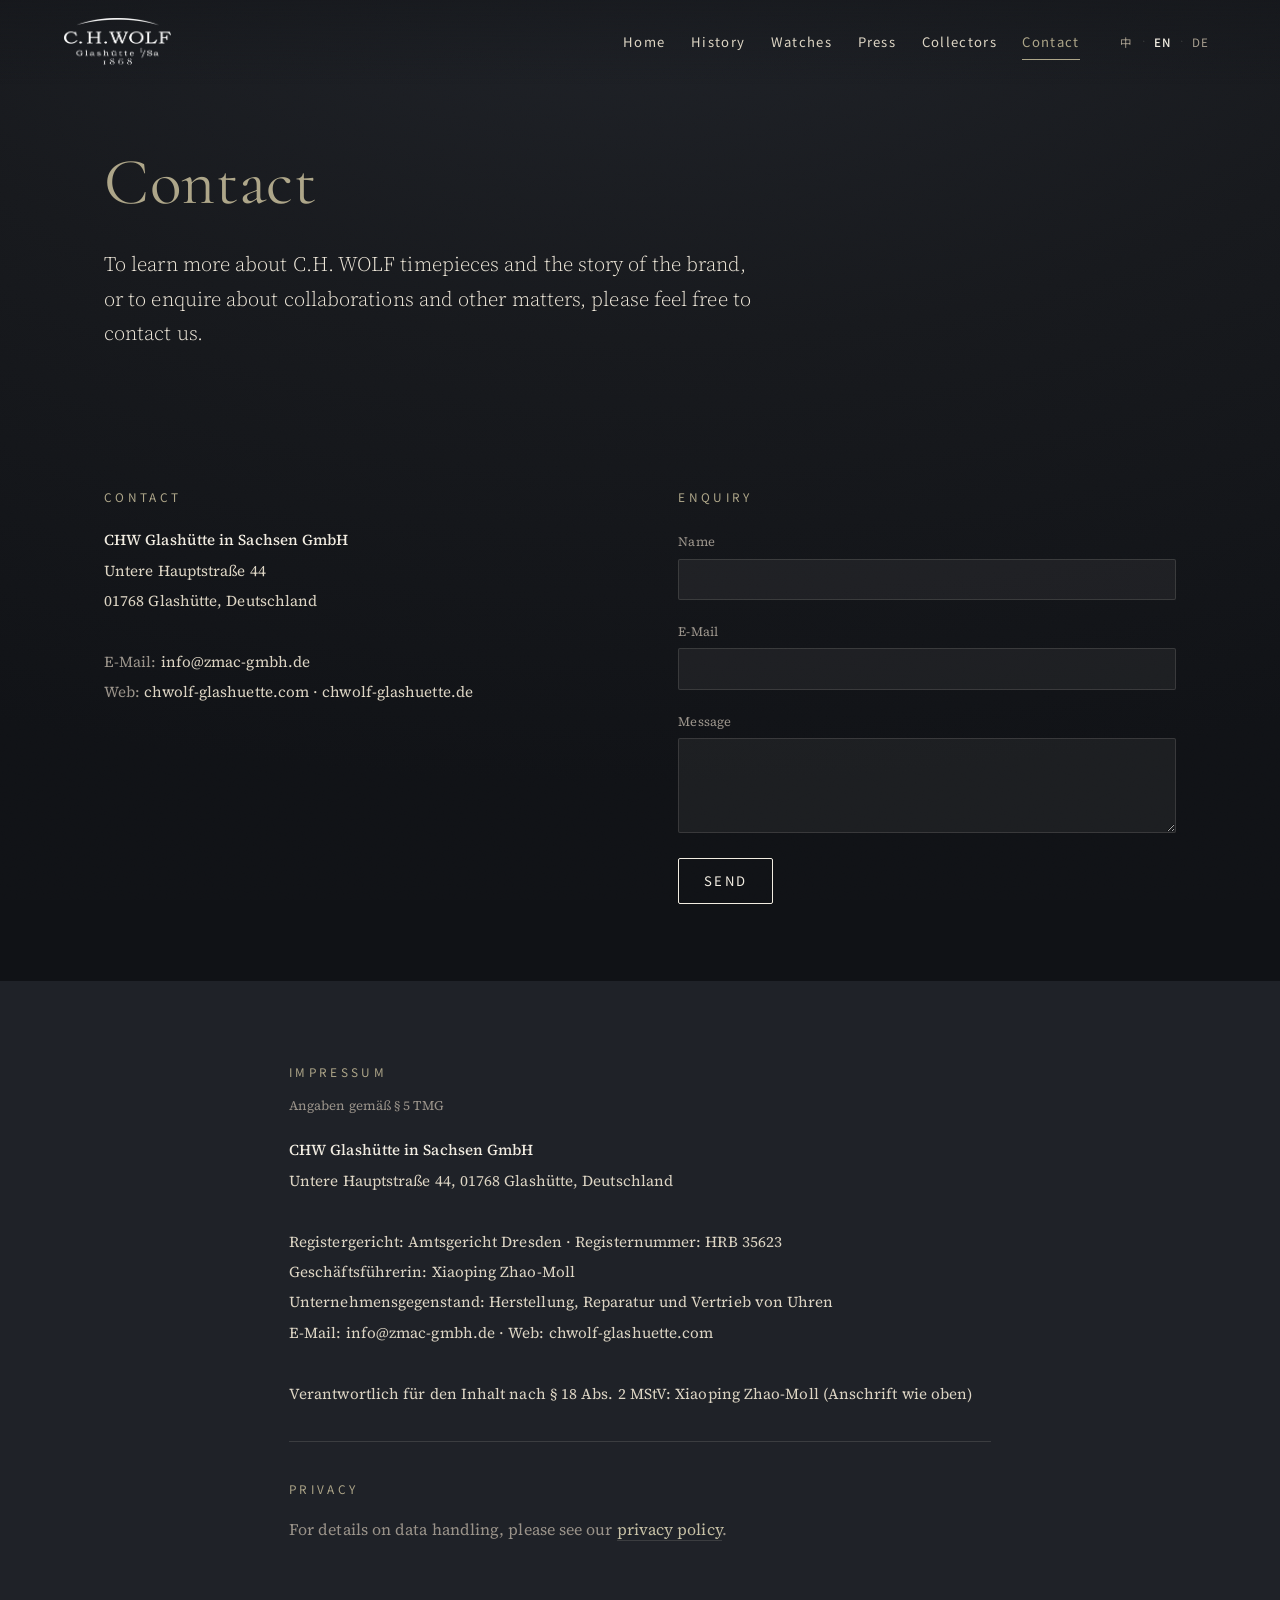
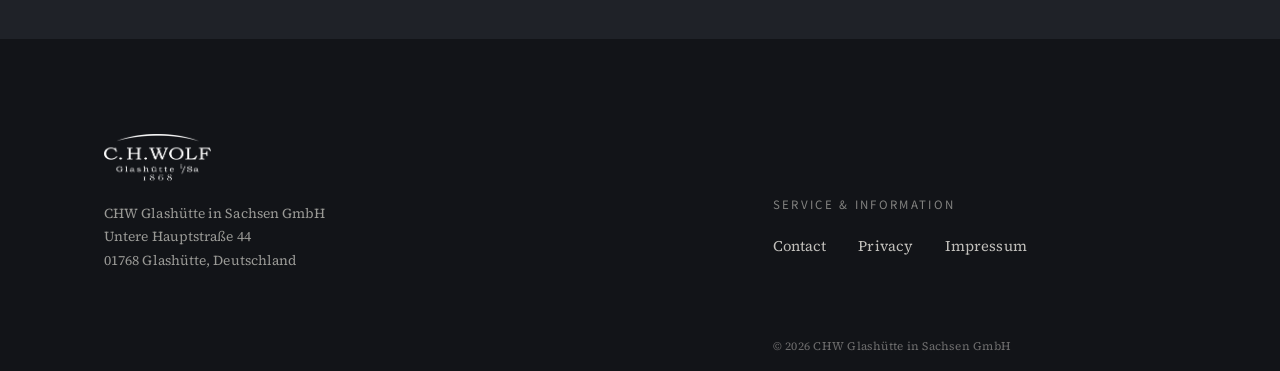
<file: contact.html>
<!DOCTYPE html>
<html lang="zh">
<head>
<meta charset="utf-8">
<meta name="viewport" content="width=device-width, initial-scale=1">
<title>C.H. WOLF · 联系 / Contact / Kontakt</title>
<meta name="description" content="Contact C.H. WOLF — Glashütte. Enquiries about a watch, the brand's history or its archive.">
<link rel="preconnect" href="https://fonts.googleapis.com">
<link rel="preconnect" href="https://fonts.gstatic.com" crossorigin>
<link rel="stylesheet" href="assets/css/site.css?v=45">
  <link rel="canonical" href="https://chwolf-glashuette.com/contact.html">
  <meta property="og:type" content="website">
  <meta property="og:site_name" content="C.H. WOLF">
  <meta property="og:locale" content="zh_CN">
  <meta property="og:locale:alternate" content="en_US">
  <meta property="og:locale:alternate" content="de_DE">
  <meta property="og:title" content="联系我们 · C.H. WOLF">
  <meta property="og:description" content="如欲进一步了解 C.H. WOLF 的腕表作品与品牌故事，或洽询合作及其他相关事宜，欢迎与我们联系。">
  <meta property="og:url" content="https://chwolf-glashuette.com/contact.html">
  <meta property="og:image" content="https://chwolf-glashuette.com/assets/img/og-image.jpg">
  <meta property="og:image:width" content="1200">
  <meta property="og:image:height" content="630">
  <meta name="twitter:card" content="summary_large_image">
  <meta name="twitter:title" content="联系我们 · C.H. WOLF">
  <meta name="twitter:description" content="如欲进一步了解 C.H. WOLF 的腕表作品与品牌故事，或洽询合作及其他相关事宜，欢迎与我们联系。">
  <meta name="twitter:image" content="https://chwolf-glashuette.com/assets/img/og-image.jpg">
  <script type="application/ld+json">{"@context":"https://schema.org","@type":"Organization","name":"C.H. WOLF","legalName":"CHW Glashütte in Sachsen GmbH","url":"https://chwolf-glashuette.com/","logo":"https://chwolf-glashuette.com/assets/img/logo.png","image":"https://chwolf-glashuette.com/assets/img/og-image.jpg","foundingDate":"1868","description":"源自格拉苏蒂的制表名号，创立于 1868 年。以精密机械与有明确来历的材料，制作机械腕表。","address":{"@type":"PostalAddress","streetAddress":"Untere Hauptstraße 44","postalCode":"01768","addressLocality":"Glashütte","addressCountry":"DE"}}</script>
</head>
<body>

<!-- ===== HEADER ===== -->
<header class="site-head">
  <a class="brand" href="index.html"><img src="assets/img/logo.png" alt="C.H. WOLF · Glashütte" style="height:48px;width:auto;display:block"></a>
  <nav class="nav">
    <a href="index.html"><span data-lang="zh">首页</span><span data-lang="en">Home</span><span data-lang="de">Start</span></a>
    <a href="heritage.html"><span data-lang="zh">品牌历史</span><span data-lang="en">History</span><span data-lang="de">Geschichte</span></a>
    <a href="watches.html"><span data-lang="zh">腕表系列</span><span data-lang="en">Watches</span><span data-lang="de">Uhren</span></a>
    <a href="press.html"><span data-lang="zh">媒体报道</span><span data-lang="en">Press</span><span data-lang="de">Presse</span></a>
    <a href="collectors.html"><span data-lang="zh">收藏生态</span><span data-lang="en">Collectors</span><span data-lang="de">Sammlerwelt</span></a>
    <a href="contact.html" class="active"><span data-lang="zh">联系我们</span><span data-lang="en">Contact</span><span data-lang="de">Kontakt</span></a>
    <div class="lang-switch">
      <button data-set-lang="zh">中</button><span class="sep">·</span>
      <button data-set-lang="en">EN</button><span class="sep">·</span>
      <button data-set-lang="de">DE</button>
    </div>
  </nav>
  <button class="nav-toggle" aria-label="Menu"><span></span><span></span><span></span></button>
</header>

<!-- ===== PAGE HERO ===== -->
<section class="page-hero">
  <div class="wrap">
    <h1 class="display">
      <span data-lang="zh">联系我们</span>
      <span data-lang="en">Contact</span>
      <span data-lang="de">Kontakt</span>
    </h1>
    <p class="lead">
      <span data-lang="zh">如欲进一步了解 C.H. WOLF 的腕表作品与品牌故事，或洽询合作及其他相关事宜，欢迎与我们联系。</span>
      <span data-lang="en">To learn more about C.H. WOLF timepieces and the story of the brand, or to enquire about collaborations and other matters, please feel free to contact us.</span>
      <span data-lang="de">Wenn Sie mehr über die Zeitmesser und die Geschichte von C.H. WOLF erfahren oder sich zu Kooperationen und weiteren Anliegen mit uns austauschen möchten, freuen wir uns auf Ihre Kontaktaufnahme.</span>
    </p>
  </div>
</section>

<section class="pad-sm">
  <div class="wrap">
    <div class="split" style="align-items:start">

      <!-- contact details -->
      <div class="reveal">
        <span class="kicker"><span data-lang="zh">联系方式</span><span data-lang="en">Contact</span><span data-lang="de">Kontakt</span></span>
        <div class="impressum" style="margin-top:1em">
          <b>CHW Glashütte in Sachsen GmbH</b><br>
          Untere Hauptstraße 44<br>
          01768 Glashütte, Deutschland<br><br>
          <span class="muted">E-Mail:</span> info@zmac-gmbh.de<br>
          <span class="muted">Web:</span> chwolf-glashuette.com · chwolf-glashuette.de
        </div>
      </div>

      <!-- enquiry form (non-sales) -->
      <div class="reveal">
        <span class="kicker"><span data-lang="zh">咨询表单</span><span data-lang="en">Enquiry</span><span data-lang="de">Anfrage</span></span>
        <form class="enquiry" style="margin-top:1em" action="https://formsubmit.co/info@zmac-gmbh.de" method="POST">
          <input type="hidden" name="_subject" value="C.H. WOLF — 网站咨询 / Website enquiry">
          <input type="hidden" name="_template" value="table">
          <input type="hidden" name="_captcha" value="true">
          <input type="text" name="_honey" style="display:none" tabindex="-1" autocomplete="off">
          <label style="display:block;margin-bottom:1em">
            <span class="muted" style="font-size:.8rem"><span data-lang="zh">姓名</span><span data-lang="en">Name</span><span data-lang="de">Name</span></span>
            <input type="text" name="Name" required style="width:100%;padding:.8em;border:1px solid var(--hair);background:rgba(255,255,255,.05);border-radius:2px;font-family:inherit;margin-top:.3em;color:var(--ink)">
          </label>
          <label style="display:block;margin-bottom:1em">
            <span class="muted" style="font-size:.8rem">E-Mail</span>
            <input type="email" name="E-Mail" required style="width:100%;padding:.8em;border:1px solid var(--hair);background:rgba(255,255,255,.05);border-radius:2px;font-family:inherit;margin-top:.3em;color:var(--ink)">
          </label>
          <label style="display:block;margin-bottom:1em">
            <span class="muted" style="font-size:.8rem"><span data-lang="zh">留言</span><span data-lang="en">Message</span><span data-lang="de">Nachricht</span></span>
            <textarea name="Nachricht" rows="4" required style="width:100%;padding:.8em;border:1px solid var(--hair);background:rgba(255,255,255,.05);border-radius:2px;font-family:inherit;margin-top:.3em;color:var(--ink)"></textarea>
          </label>
          <button class="btn" type="submit"><span data-lang="zh">发送</span><span data-lang="en">Send</span><span data-lang="de">Senden</span></button>
        </form>
      </div>

    </div>
  </div>
</section>

<!-- ===== IMPRESSUM ===== -->
<section class="pad-sm tinted" id="impressum" style="scroll-margin-top:90px">
  <div class="narrow reveal">
    <span class="kicker">Impressum</span>
    <p class="muted" style="font-size:.82rem;margin:.6em 0 1.4em">Angaben gemäß § 5 TMG</p>
    <div class="impressum">
      <b>CHW Glashütte in Sachsen GmbH</b><br>
      Untere Hauptstraße 44, 01768 Glashütte, Deutschland<br><br>
      Registergericht: Amtsgericht Dresden · Registernummer: HRB 35623<br>
      Geschäftsführerin: Xiaoping Zhao-Moll<br>
      Unternehmensgegenstand: Herstellung, Reparatur und Vertrieb von Uhren<br>
      E-Mail: info@zmac-gmbh.de · Web: chwolf-glashuette.com<br><br>
      Verantwortlich für den Inhalt nach § 18 Abs. 2 MStV: Xiaoping Zhao-Moll (Anschrift wie oben)
    </div>
    <hr style="border:none;border-top:1px solid var(--hair);margin:2em 0">
    <span class="kicker"><span data-lang="zh">隐私政策</span><span data-lang="en">Privacy</span><span data-lang="de">Datenschutz</span></span>
    <p class="muted" style="margin-top:.8em">
      <span data-lang="zh">数据处理相关说明详见 <a href="datenschutz.html" style="color:var(--accent-2);border-bottom:1px solid var(--hair)">隐私政策</a>。</span>
      <span data-lang="en">For details on data handling, please see our <a href="datenschutz.html" style="color:var(--accent-2);border-bottom:1px solid var(--hair)">privacy policy</a>.</span>
      <span data-lang="de">Einzelheiten zur Datenverarbeitung finden Sie in unserer <a href="datenschutz.html" style="color:var(--accent-2);border-bottom:1px solid var(--hair)">Datenschutzerklärung</a>.</span>
    </p>
  </div>
</section>

<!-- ===== FOOTER ===== -->
<footer class="site-foot">
  <div class="wrap">
    <div class="foot-grid">
      <div class="foot-col">
        <a class="brand" href="index.html"><img src="assets/img/logo.png" alt="C.H. WOLF · Glashütte" style="height:48px;width:auto;display:block"></a>
        <p class="foot-note" style="margin-top:1.1em">CHW Glashütte in Sachsen GmbH<br>Untere Hauptstraße 44<br>01768 Glashütte, Deutschland</p>
      </div>
      <div class="foot-col">
        <h5><span data-lang="zh">服务与信息</span><span data-lang="en">Service &amp; Information</span><span data-lang="de">Service &amp; Information</span></h5>
        <a href="contact.html"><span data-lang="zh">联系我们</span><span data-lang="en">Contact</span><span data-lang="de">Kontakt</span></a>
        <a href="datenschutz.html"><span data-lang="zh">隐私政策</span><span data-lang="en">Privacy</span><span data-lang="de">Datenschutz</span></a>
        <a href="contact.html#impressum"><span data-lang="zh">法律声明</span><span data-lang="en">Impressum</span><span data-lang="de">Impressum</span></a>
        <span class="foot-copy">© 2026 CHW Glashütte in Sachsen GmbH</span>
      </div>
    </div>
  </div>
</footer>

<script src="assets/js/site.js"></script>
</body>
</html>
</file>
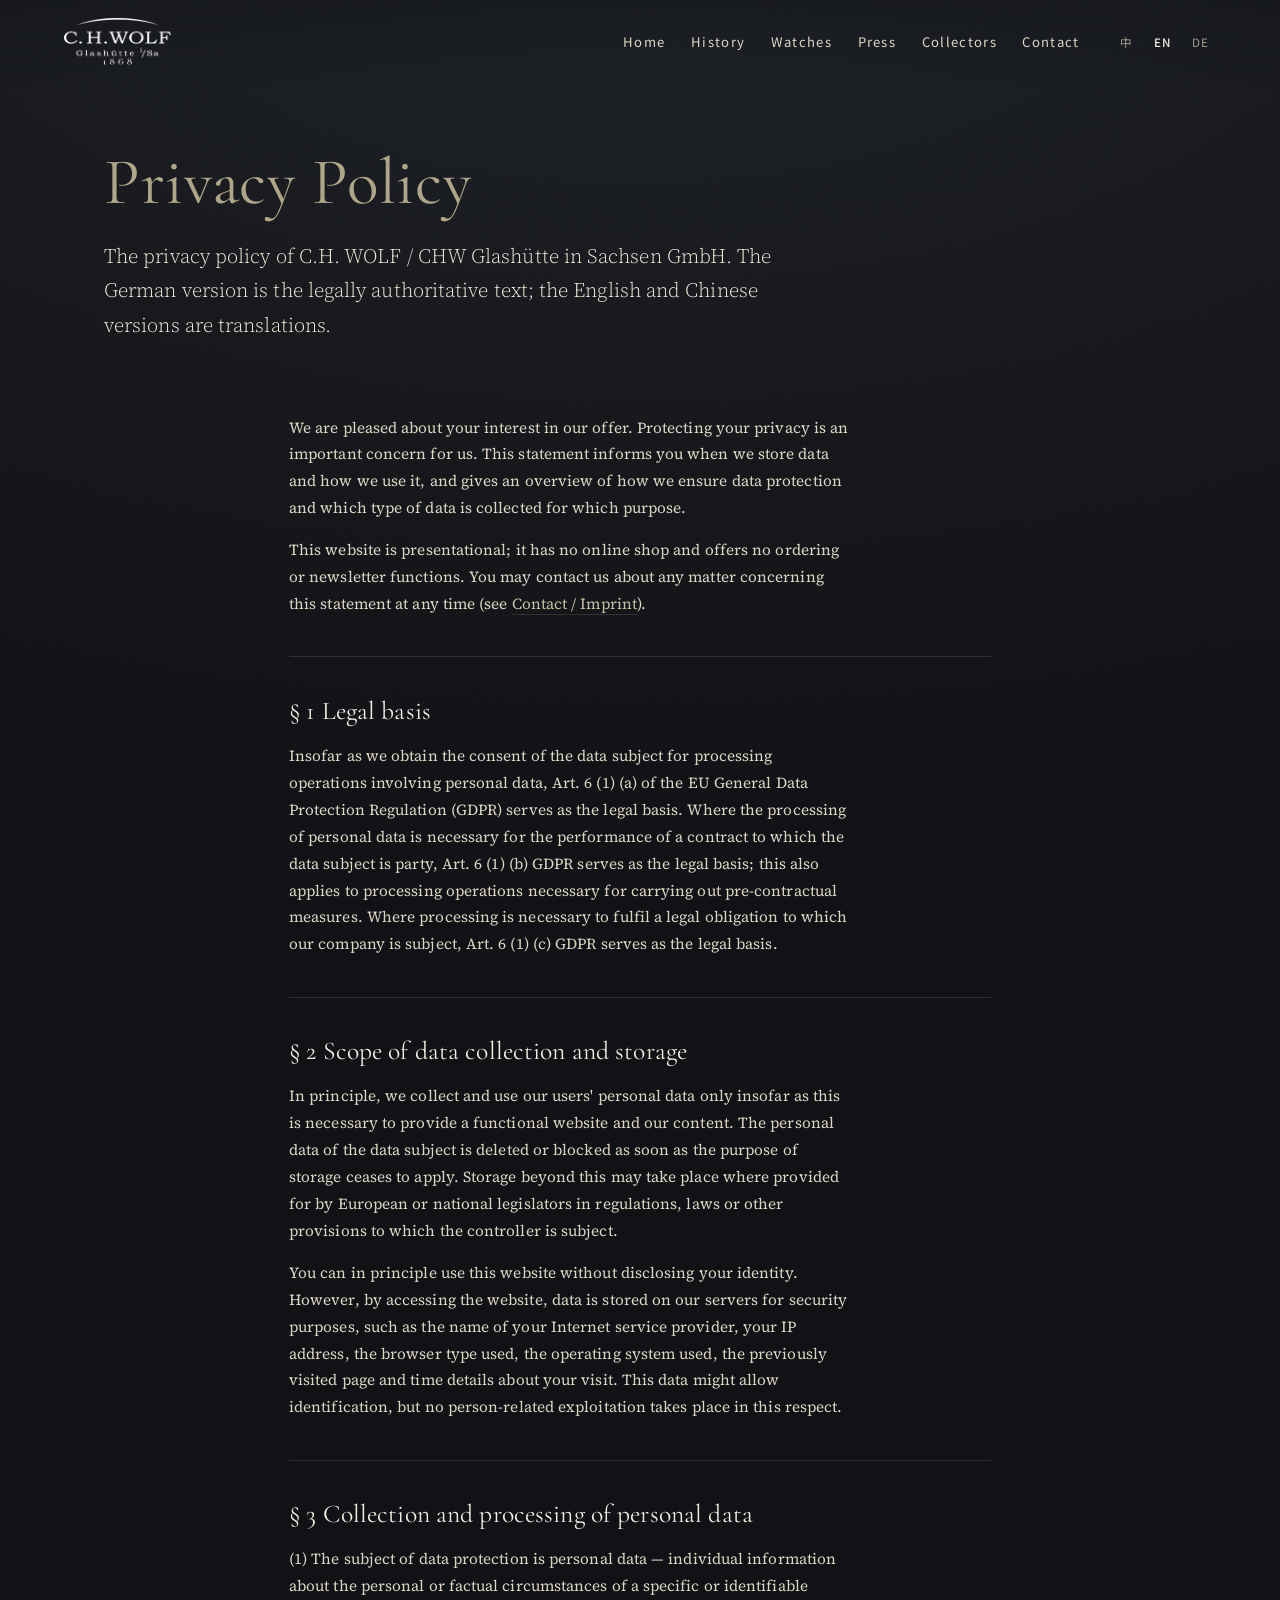
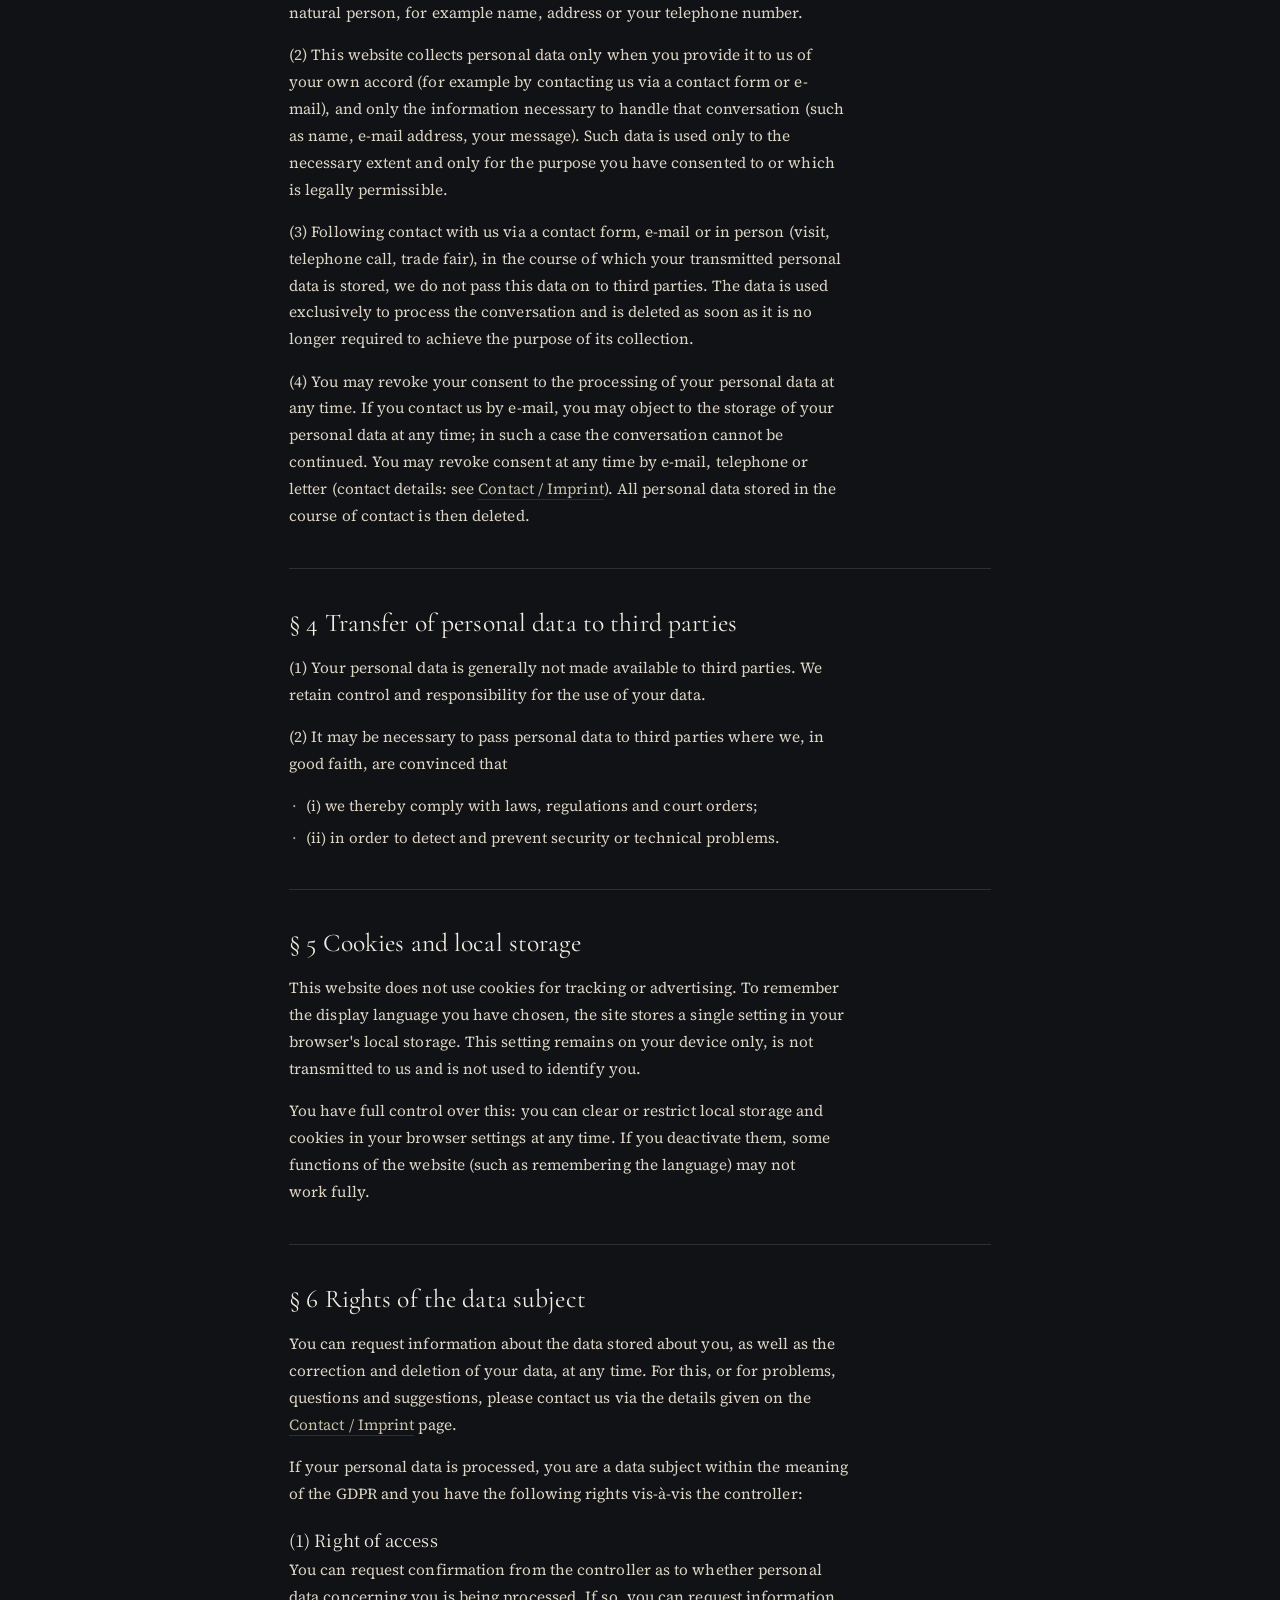
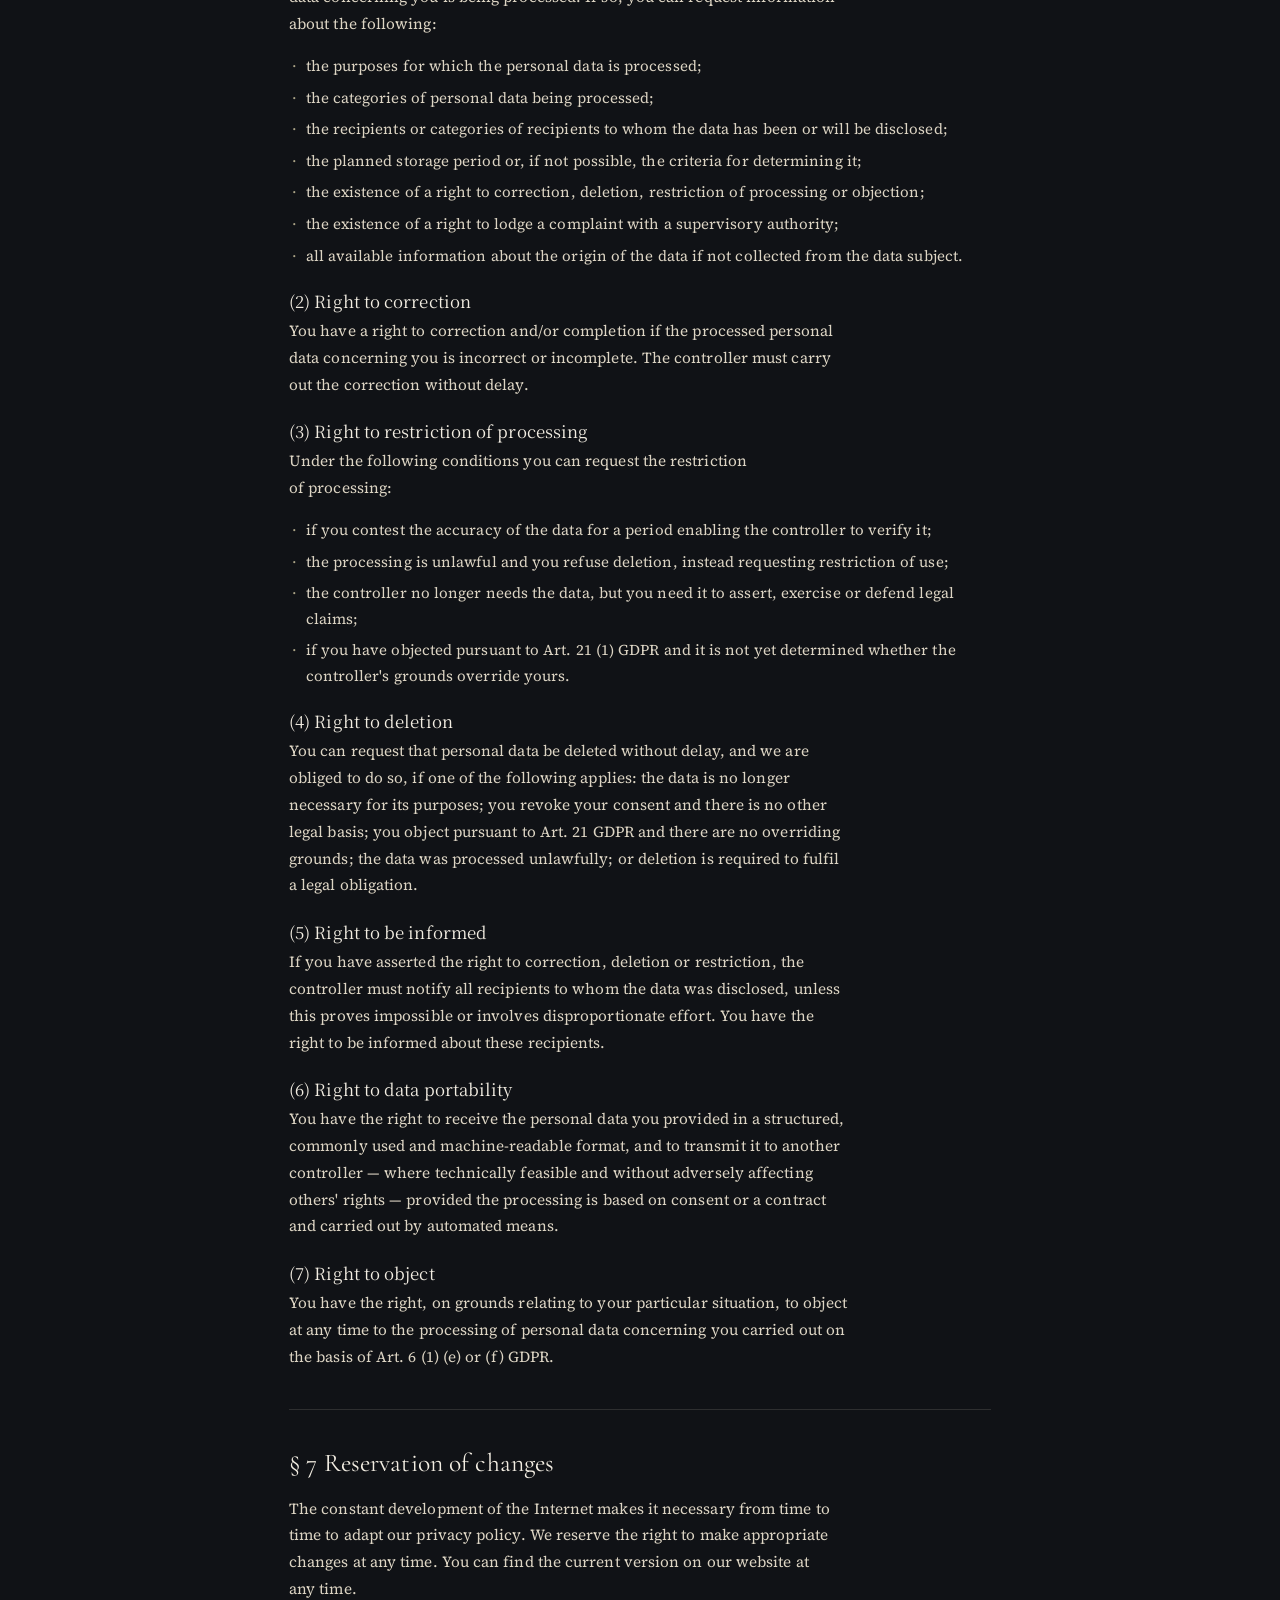
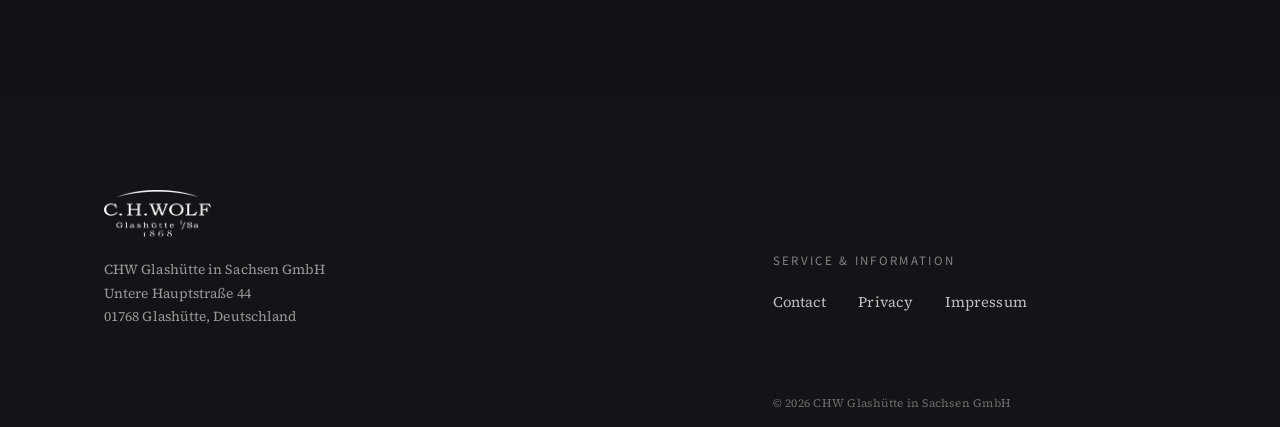
<file: datenschutz.html>
<!DOCTYPE html>
<html lang="zh">
<head>
<meta charset="utf-8">
<meta name="viewport" content="width=device-width, initial-scale=1">
<title>C.H. WOLF · 隐私政策 / Privacy / Datenschutz</title>
<meta name="description" content="Datenschutzerklärung — C.H. WOLF / CHW Glashütte in Sachsen GmbH.">
<link rel="preconnect" href="https://fonts.googleapis.com">
<link rel="preconnect" href="https://fonts.gstatic.com" crossorigin>
<link rel="stylesheet" href="assets/css/site.css?v=45">
  <link rel="canonical" href="https://chwolf-glashuette.com/datenschutz.html">
  <meta property="og:type" content="website">
  <meta property="og:site_name" content="C.H. WOLF">
  <meta property="og:locale" content="zh_CN">
  <meta property="og:locale:alternate" content="en_US">
  <meta property="og:locale:alternate" content="de_DE">
  <meta property="og:title" content="隐私政策 · C.H. WOLF">
  <meta property="og:description" content="C.H. WOLF 网站隐私政策 / Datenschutzerklärung。">
  <meta property="og:url" content="https://chwolf-glashuette.com/datenschutz.html">
  <meta property="og:image" content="https://chwolf-glashuette.com/assets/img/og-image.jpg">
  <meta property="og:image:width" content="1200">
  <meta property="og:image:height" content="630">
  <meta name="twitter:card" content="summary_large_image">
  <meta name="twitter:title" content="隐私政策 · C.H. WOLF">
  <meta name="twitter:description" content="C.H. WOLF 网站隐私政策 / Datenschutzerklärung。">
  <meta name="twitter:image" content="https://chwolf-glashuette.com/assets/img/og-image.jpg">
  <script type="application/ld+json">{"@context":"https://schema.org","@type":"Organization","name":"C.H. WOLF","legalName":"CHW Glashütte in Sachsen GmbH","url":"https://chwolf-glashuette.com/","logo":"https://chwolf-glashuette.com/assets/img/logo.png","image":"https://chwolf-glashuette.com/assets/img/og-image.jpg","foundingDate":"1868","description":"源自格拉苏蒂的制表名号，创立于 1868 年。以精密机械与有明确来历的材料，制作机械腕表。","address":{"@type":"PostalAddress","streetAddress":"Untere Hauptstraße 44","postalCode":"01768","addressLocality":"Glashütte","addressCountry":"DE"}}</script>
<style>
  .ds .ds-sec{border-top:1px solid var(--hair);padding-top:clamp(24px,3vw,40px);margin-top:clamp(24px,3vw,40px)}
  .ds .ds-sec:first-of-type{border-top:none;margin-top:0;padding-top:0}
  .ds h2{font-family:var(--serif);font-size:clamp(1.25rem,2.2vw,1.6rem);margin-bottom:.7em;color:var(--ink)}
  .ds h3{font-family:var(--serif-cjk);font-size:1.05rem;color:var(--ink);margin:1.4em 0 .4em}
  .ds p{font-size:.96rem;color:var(--ink-soft);line-height:1.75;margin-bottom:1em}
  .ds ul{list-style:none;margin:.2em 0 1.2em;padding:0}
  .ds ul li{position:relative;padding-left:1.1em;color:var(--ink-soft);font-size:.94rem;line-height:1.7;margin-bottom:.4em}
  .ds ul li::before{content:"·";position:absolute;left:.2em;color:var(--accent)}
  .ds a{color:var(--accent-2);border-bottom:1px solid var(--hair)}
</style>
</head>
<body>

<!-- ===== HEADER ===== -->
<header class="site-head">
  <a class="brand" href="index.html"><img src="assets/img/logo.png" alt="C.H. WOLF · Glashütte" style="height:48px;width:auto;display:block"></a>
  <nav class="nav">
    <a href="index.html"><span data-lang="zh">首页</span><span data-lang="en">Home</span><span data-lang="de">Start</span></a>
    <a href="heritage.html"><span data-lang="zh">品牌历史</span><span data-lang="en">History</span><span data-lang="de">Geschichte</span></a>
    <a href="watches.html"><span data-lang="zh">腕表系列</span><span data-lang="en">Watches</span><span data-lang="de">Uhren</span></a>
    <a href="press.html"><span data-lang="zh">媒体报道</span><span data-lang="en">Press</span><span data-lang="de">Presse</span></a>
    <a href="collectors.html"><span data-lang="zh">收藏生态</span><span data-lang="en">Collectors</span><span data-lang="de">Sammlerwelt</span></a>
    <a href="contact.html"><span data-lang="zh">联系我们</span><span data-lang="en">Contact</span><span data-lang="de">Kontakt</span></a>
    <div class="lang-switch">
      <button data-set-lang="zh">中</button><span class="sep">·</span>
      <button data-set-lang="en">EN</button><span class="sep">·</span>
      <button data-set-lang="de">DE</button>
    </div>
  </nav>
  <button class="nav-toggle" aria-label="Menu"><span></span><span></span><span></span></button>
</header>

<!-- ===== PAGE HERO ===== -->
<section class="page-hero" style="padding-bottom:0">
  <div class="wrap">
    <h1 class="display"><span data-lang="zh">隐私政策</span><span data-lang="en">Privacy Policy</span><span data-lang="de">Datenschutzerklärung</span></h1>
    <p class="lead" style="margin-top:1em">
      <span data-lang="zh">以下为 C.H. WOLF / CHW Glashütte in Sachsen GmbH 的隐私政策。德文版本为法律准本，中英文为对应翻译。</span>
      <span data-lang="en">The privacy policy of C.H. WOLF / CHW Glashütte in Sachsen GmbH. The German version is the legally authoritative text; the English and Chinese versions are translations.</span>
      <span data-lang="de">Datenschutzerklärung der C.H. WOLF / CHW Glashütte in Sachsen GmbH. Maßgeblich ist die deutsche Fassung.</span>
    </p>
  </div>
</section>

<section class="pad-sm" style="padding-top:clamp(28px,4vw,48px)">
  <div class="narrow ds">

    <!-- Intro -->
    <div class="ds-sec">
      <div data-lang="zh">
        <p>感谢您对我们的关注。保护您的隐私对我们十分重要。本声明旨在告知您：我们在何时存储数据，以及如何使用这些数据，并概述我们如何保障数据保护、出于何种目的收集何种类型的数据。</p>
        <p>本网站为品牌展示性质，不设网上商店、不提供下单或通讯订阅功能。您可随时就本声明所涉事项与我们联系（见 <a href="contact.html">联系页 / Impressum</a>）。</p>
      </div>
      <div data-lang="en">
        <p>We are pleased about your interest in our offer. Protecting your privacy is an important concern for us. This statement informs you when we store data and how we use it, and gives an overview of how we ensure data protection and which type of data is collected for which purpose.</p>
        <p>This website is presentational; it has no online shop and offers no ordering or newsletter functions. You may contact us about any matter concerning this statement at any time (see <a href="contact.html">Contact / Imprint</a>).</p>
      </div>
      <div data-lang="de">
        <p>Wir freuen uns über Ihr Interesse an unserem Angebot. Der Schutz Ihrer Privatsphäre ist uns ein wichtiges Anliegen. Diese Erklärung informiert Sie darüber, wann wir Daten speichern und wie wir sie verwenden, und gibt einen Überblick darüber, wie wir den Datenschutz gewährleisten und welche Art von Daten zu welchem Zweck erhoben werden.</p>
        <p>Diese Website dient der Markendarstellung; sie enthält keinen Online-Shop und bietet keine Bestell- oder Newsletter-Funktionen. Für Anliegen zu dieser Erklärung können Sie uns jederzeit kontaktieren (siehe <a href="contact.html">Kontakt / Impressum</a>).</p>
      </div>
    </div>

    <!-- §1 -->
    <div class="ds-sec">
      <h2><span data-lang="zh">§ 1 法律依据</span><span data-lang="en">§ 1 Legal basis</span><span data-lang="de">§ 1 Rechtsgrundlage</span></h2>
      <div data-lang="zh"><p>在我们为处理个人数据征得数据主体同意的情形下，欧盟《通用数据保护条例》（GDPR）第 6 条第 1 款 a 项作为处理个人数据的法律依据。为履行以数据主体为一方的合同而必须处理个人数据时，GDPR 第 6 条第 1 款 b 项为法律依据；这同样适用于为执行合同前措施所必需的处理。当为履行本公司所负的法律义务而必须处理个人数据时，GDPR 第 6 条第 1 款 c 项作为法律依据。</p></div>
      <div data-lang="en"><p>Insofar as we obtain the consent of the data subject for processing operations involving personal data, Art. 6 (1) (a) of the EU General Data Protection Regulation (GDPR) serves as the legal basis. Where the processing of personal data is necessary for the performance of a contract to which the data subject is party, Art. 6 (1) (b) GDPR serves as the legal basis; this also applies to processing operations necessary for carrying out pre-contractual measures. Where processing is necessary to fulfil a legal obligation to which our company is subject, Art. 6 (1) (c) GDPR serves as the legal basis.</p></div>
      <div data-lang="de"><p>Soweit wir für Verarbeitungsvorgänge personenbezogener Daten eine Einwilligung der betroffenen Person einholen, dient Art. 6 Abs. 1 lit. a EU-Datenschutzgrundverordnung (DSGVO) als Rechtsgrundlage für die Verarbeitung personenbezogener Daten. Bei der Verarbeitung von personenbezogenen Daten, die zur Erfüllung eines Vertrages, dessen Vertragspartei die betroffene Person ist, erforderlich ist, dient Art. 6 Abs. 1 lit. b DSGVO als Rechtsgrundlage. Dies gilt auch für Verarbeitungsvorgänge, die zur Durchführung vorvertraglicher Maßnahmen erforderlich sind. Soweit eine Verarbeitung personenbezogener Daten zur Erfüllung einer rechtlichen Verpflichtung erforderlich ist, der unser Unternehmen unterliegt, dient Art. 6 Abs. 1 lit. c DSGVO als Rechtsgrundlage.</p></div>
    </div>

    <!-- §2 -->
    <div class="ds-sec">
      <h2><span data-lang="zh">§ 2 数据收集与存储的范围</span><span data-lang="en">§ 2 Scope of data collection and storage</span><span data-lang="de">§ 2 Umfang der Datenerhebung und der Datenspeicherung</span></h2>
      <div data-lang="zh"><p>原则上，我们仅在为提供可正常运行的网站及我们的内容所必需的范围内，收集和使用用户的个人数据。一旦存储目的不再存在，数据主体的个人数据将被删除或封锁。此外，若欧盟或成员国立法者在本公司所受约束的法规、法律或其他规定中另有规定，也可进行存储。</p><p>原则上，您可以在不公开身份的情况下使用本网站。但当您访问网站时，我们的服务器会出于安全目的存储一些数据，例如您的网络服务提供商名称、您的 IP 地址、所用浏览器类型、所用操作系统、此前访问的页面以及访问的时间信息。这些数据可能允许进行身份识别，但我们并不据此进行与个人相关的利用。</p></div>
      <div data-lang="en"><p>In principle, we collect and use our users' personal data only insofar as this is necessary to provide a functional website and our content. The personal data of the data subject is deleted or blocked as soon as the purpose of storage ceases to apply. Storage beyond this may take place where provided for by European or national legislators in regulations, laws or other provisions to which the controller is subject.</p><p>You can in principle use this website without disclosing your identity. However, by accessing the website, data is stored on our servers for security purposes, such as the name of your Internet service provider, your IP address, the browser type used, the operating system used, the previously visited page and time details about your visit. This data might allow identification, but no person-related exploitation takes place in this respect.</p></div>
      <div data-lang="de"><p>Wir erheben und verwenden personenbezogene Daten unserer Nutzer grundsätzlich nur, soweit dies zur Bereitstellung einer funktionsfähigen Website sowie unserer Inhalte erforderlich ist. Die personenbezogenen Daten der betroffenen Person werden gelöscht oder gesperrt, sobald der Zweck der Speicherung entfällt. Eine Speicherung kann darüber hinaus dann erfolgen, wenn dies durch den europäischen oder nationalen Gesetzgeber in Verordnungen, Gesetzen oder sonstigen Vorschriften, denen der Verantwortliche unterliegt, vorgesehen wurde.</p><p>Sie können diese Website grundsätzlich ohne Offenlegung Ihrer Identität nutzen. Durch das Aufrufen der Webseite werden auf unseren Servern jedoch Daten für Sicherungszwecke gespeichert, wie der Name Ihres Internetserviceproviders, Ihre IP-Adresse, der verwendete Browsertyp, das verwendete Betriebssystem, die zuvor besuchte Seite sowie Zeitangaben über Ihren Besuch. Diese Daten würden möglicherweise eine Identifizierung zulassen, allerdings findet diesbezüglich keine personenbezogene Verwertung statt.</p></div>
    </div>

    <!-- §3 -->
    <div class="ds-sec">
      <h2><span data-lang="zh">§ 3 个人数据的收集与处理</span><span data-lang="en">§ 3 Collection and processing of personal data</span><span data-lang="de">§ 3 Erhebung und Verarbeitung personenbezogener Daten</span></h2>
      <div data-lang="zh">
        <p>（1）数据保护的对象是个人数据，即关于特定或可识别自然人的个人或事实关系的信息，例如姓名、地址或您的电话号码。</p>
        <p>（2）本网站仅在您主动向我们提供个人数据时（例如通过联系表单或电子邮件与我们联系）才会收集，且仅收集处理该次沟通所必需的信息（如姓名、电子邮件地址、您的留言）。此类数据仅在必要范围内、并仅用于您所同意或法律允许的目的。</p>
        <p>（3）当您通过联系表单、电子邮件或以当面形式（到访、来电、展会）与我们联系，并因此存储了您所传输的个人数据时，我们不会向第三方转交这些数据。数据仅用于处理该次沟通；一旦不再需要用于实现收集目的，即被删除。</p>
        <p>（4）您可随时撤回对处理个人数据的同意。若您通过电子邮件与我们联系，可随时反对存储其个人数据；在此情形下，沟通将无法继续。您可随时通过电子邮件、电话或信件撤回同意（联系方式见 <a href="contact.html">联系页 / Impressum</a>）；在此情形下，为联系而存储的所有个人数据将被删除。</p>
      </div>
      <div data-lang="en">
        <p>(1) The subject of data protection is personal data — individual information about the personal or factual circumstances of a specific or identifiable natural person, for example name, address or your telephone number.</p>
        <p>(2) This website collects personal data only when you provide it to us of your own accord (for example by contacting us via a contact form or e-mail), and only the information necessary to handle that conversation (such as name, e-mail address, your message). Such data is used only to the necessary extent and only for the purpose you have consented to or which is legally permissible.</p>
        <p>(3) Following contact with us via a contact form, e-mail or in person (visit, telephone call, trade fair), in the course of which your transmitted personal data is stored, we do not pass this data on to third parties. The data is used exclusively to process the conversation and is deleted as soon as it is no longer required to achieve the purpose of its collection.</p>
        <p>(4) You may revoke your consent to the processing of your personal data at any time. If you contact us by e-mail, you may object to the storage of your personal data at any time; in such a case the conversation cannot be continued. You may revoke consent at any time by e-mail, telephone or letter (contact details: see <a href="contact.html">Contact / Imprint</a>). All personal data stored in the course of contact is then deleted.</p>
      </div>
      <div data-lang="de">
        <p>(1) Gegenstand des Datenschutzes sind personenbezogene Daten — Einzelangaben über persönliche oder sachliche Verhältnisse einer bestimmten oder bestimmbaren natürlichen Person. Hierunter fallen z. B. Angaben wie Name, Adresse oder Ihre Telefonnummer.</p>
        <p>(2) Diese Website erhebt personenbezogene Daten nur dann, wenn Sie uns diese von sich aus zur Verfügung stellen (z. B. durch eine Kontaktaufnahme über das Kontaktformular oder per E-Mail), und nur im für die Bearbeitung der Konversation erforderlichen Umfang (etwa Name, E-Mail-Adresse, Ihre Nachricht). Solche Daten werden nur im erforderlichen Umfang und nur zu dem von Ihnen eingewilligten bzw. rechtlich zulässigen Zweck verwendet.</p>
        <p>(3) In Folge einer Kontaktaufnahme mit uns durch ein Kontaktformular, E-Mail oder in persönlicher Form (Besuch, Anruf, Messebesuch), bei der Ihre übermittelten personenbezogenen Daten gespeichert werden, geben wir diese Daten nicht an Dritte weiter. Die Daten werden ausschließlich für die Verarbeitung der Konversation verwendet und gelöscht, sobald sie für die Erreichung des Zweckes ihrer Erhebung nicht mehr erforderlich sind.</p>
        <p>(4) Sie können Ihre Einwilligung zur Verarbeitung der personenbezogenen Daten jederzeit widerrufen. Nehmen Sie per E-Mail Kontakt mit uns auf, so können Sie der Speicherung Ihrer personenbezogenen Daten jederzeit widersprechen; in einem solchen Fall kann die Konversation nicht fortgeführt werden. Sie können die Einwilligung jederzeit per E-Mail, Telefon oder Brief widerrufen (Kontaktdaten: siehe <a href="contact.html">Kontakt / Impressum</a>). Alle personenbezogenen Daten, die im Zuge der Kontaktaufnahme gespeichert wurden, werden in diesem Fall gelöscht.</p>
      </div>
    </div>

    <!-- §4 -->
    <div class="ds-sec">
      <h2><span data-lang="zh">§ 4 向第三方转交个人数据</span><span data-lang="en">§ 4 Transfer of personal data to third parties</span><span data-lang="de">§ 4 Weitergabe personenbezogener Daten an Dritte</span></h2>
      <div data-lang="zh">
        <p>（1）原则上，您的个人数据不会提供给第三方。我们将保留对您数据使用的控制与责任。</p>
        <p>（2）当我们本着诚信原则确信有以下必要时，可能需要向第三方提供个人数据：</p>
        <ul><li>（i）以遵守法律、法规和法院指令；</li><li>（ii）为查明和防止安全或技术问题。</li></ul>
      </div>
      <div data-lang="en">
        <p>(1) Your personal data is generally not made available to third parties. We retain control and responsibility for the use of your data.</p>
        <p>(2) It may be necessary to pass personal data to third parties where we, in good faith, are convinced that</p>
        <ul><li>(i) we thereby comply with laws, regulations and court orders;</li><li>(ii) in order to detect and prevent security or technical problems.</li></ul>
      </div>
      <div data-lang="de">
        <p>(1) Ihre personenbezogenen Daten werden grundsätzlich nicht Dritten zur Verfügung gestellt. Wir behalten die Kontrolle und Verantwortung für den Gebrauch Ihrer Daten.</p>
        <p>(2) Es kann notwendig sein, personenbezogene Daten an Dritte zu geben, wenn wir nach Treu und Glauben der Überzeugung sind, dass</p>
        <ul><li>(i) wir damit Gesetze, Regularien und gerichtliche Anweisungen befolgen;</li><li>(ii) um Sicherheits- oder Technikprobleme aufzuspüren und zu verhindern.</li></ul>
      </div>
    </div>

    <!-- §5 -->
    <div class="ds-sec">
      <h2><span data-lang="zh">§ 5 Cookie 与本地存储</span><span data-lang="en">§ 5 Cookies and local storage</span><span data-lang="de">§ 5 Cookies und lokale Speicherung</span></h2>
      <div data-lang="zh"><p>本网站不使用用于追踪或广告的 Cookie。为记住您所选择的显示语言，网站会在您浏览器的本地存储（Local Storage）中保存一项设置。该设置仅存于您的设备本地，不会传输给我们，也不用于识别您本人。</p><p>您对此拥有完全控制权：可随时在浏览器设置中清除本地存储与 Cookie，或加以限制。若将其停用，网站的部分功能（如语言记忆）可能无法完整使用。</p></div>
      <div data-lang="en"><p>This website does not use cookies for tracking or advertising. To remember the display language you have chosen, the site stores a single setting in your browser's local storage. This setting remains on your device only, is not transmitted to us and is not used to identify you.</p><p>You have full control over this: you can clear or restrict local storage and cookies in your browser settings at any time. If you deactivate them, some functions of the website (such as remembering the language) may not work fully.</p></div>
      <div data-lang="de"><p>Diese Website verwendet keine Cookies zu Tracking- oder Werbezwecken. Um die von Ihnen gewählte Anzeigesprache zu speichern, legt die Website eine Einstellung im lokalen Speicher (Local Storage) Ihres Browsers ab. Diese Einstellung verbleibt ausschließlich auf Ihrem Gerät, wird nicht an uns übermittelt und dient nicht Ihrer Identifizierung.</p><p>Sie haben die volle Kontrolle darüber: Sie können den lokalen Speicher und Cookies jederzeit in Ihren Browsereinstellungen löschen oder einschränken. Werden diese deaktiviert, können möglicherweise nicht mehr alle Funktionen der Website (etwa die Sprachspeicherung) vollumfänglich genutzt werden.</p></div>
    </div>

    <!-- §6 (was §7) -->
    <div class="ds-sec">
      <h2><span data-lang="zh">§ 6 数据主体的权利</span><span data-lang="en">§ 6 Rights of the data subject</span><span data-lang="de">§ 6 Rechte der betroffenen Person</span></h2>
      <div data-lang="zh">
        <p>您可随时要求获知我们所存储的与您本人相关的数据，并要求更正和删除您的数据。就此以及问题、建议，欢迎通过 <a href="contact.html">联系页 / Impressum</a> 所载方式与我们联系。</p>
        <p>当您的个人数据被处理时，您即为 GDPR 意义上的数据主体，并对控制者享有以下权利：</p>
        <h3>（1）知情权</h3>
        <p>您可要求控制者确认是否有与您相关的个人数据正被处理。若存在此类处理，您可要求控制者提供以下信息：</p>
        <ul><li>处理个人数据的目的；</li><li>被处理的个人数据类别；</li><li>已经或将要被披露相关个人数据的接收方或接收方类别；</li><li>相关个人数据的计划存储期限；若无法具体说明，则为确定存储期限的标准；</li><li>存在要求更正或删除、限制处理或反对处理的权利；</li><li>存在向监管机构投诉的权利；</li><li>当个人数据并非从数据主体处收集时，关于数据来源的所有可用信息。</li></ul>
        <h3>（2）更正权</h3>
        <p>若与您相关且被处理的个人数据不正确或不完整，您有权要求控制者予以更正和/或补充。控制者应立即进行更正。</p>
        <h3>（3）限制处理权</h3>
        <p>在以下前提下，您可要求限制对相关个人数据的处理：</p>
        <ul><li>您在一段时间内对相关个人数据的准确性提出异议，以便控制者核实其准确性；</li><li>处理不合法，而您拒绝删除个人数据，转而要求限制其使用；</li><li>控制者不再需要该个人数据用于处理目的，但您为主张、行使或抗辩法律请求而需要之；</li><li>您已依 GDPR 第 21 条第 1 款提出反对，尚未确定控制者的正当理由是否优先于您的理由。</li></ul>
        <h3>（4）删除权</h3>
        <p>在下列理由之一成立时，您可要求立即删除相关个人数据，我们亦有义务立即删除：数据对于其收集目的已不再必要；您撤回了处理所依据的同意且无其他法律依据；您依 GDPR 第 21 条提出反对且不存在优先的正当理由；数据被不合法处理；或为履行法律义务而必须删除。</p>
        <h3>（5）被通知权</h3>
        <p>若您已主张更正、删除或限制处理，控制者有义务将其通知所有曾被披露相关个人数据的接收方，除非此举不可能或需付出不成比例的努力。您有权要求获知这些接收方。</p>
        <h3>（6）数据可携权</h3>
        <p>您有权以结构化、通用且机器可读的格式获取您向控制者提供的相关个人数据，并在技术可行且不损害他人权利的前提下，将其传输给另一控制者（前提为处理基于同意或合同、且以自动化方式进行）。</p>
        <h3>（7）反对权</h3>
        <p>基于您特定情形产生的理由，您有权随时反对对基于 GDPR 第 6 条第 1 款 e 项或 f 项进行的、与您相关的个人数据处理。</p>
      </div>
      <div data-lang="en">
        <p>You can request information about the data stored about you, as well as the correction and deletion of your data, at any time. For this, or for problems, questions and suggestions, please contact us via the details given on the <a href="contact.html">Contact / Imprint</a> page.</p>
        <p>If your personal data is processed, you are a data subject within the meaning of the GDPR and you have the following rights vis-à-vis the controller:</p>
        <h3>(1) Right of access</h3>
        <p>You can request confirmation from the controller as to whether personal data concerning you is being processed. If so, you can request information about the following:</p>
        <ul><li>the purposes for which the personal data is processed;</li><li>the categories of personal data being processed;</li><li>the recipients or categories of recipients to whom the data has been or will be disclosed;</li><li>the planned storage period or, if not possible, the criteria for determining it;</li><li>the existence of a right to correction, deletion, restriction of processing or objection;</li><li>the existence of a right to lodge a complaint with a supervisory authority;</li><li>all available information about the origin of the data if not collected from the data subject.</li></ul>
        <h3>(2) Right to correction</h3>
        <p>You have a right to correction and/or completion if the processed personal data concerning you is incorrect or incomplete. The controller must carry out the correction without delay.</p>
        <h3>(3) Right to restriction of processing</h3>
        <p>Under the following conditions you can request the restriction of processing:</p>
        <ul><li>if you contest the accuracy of the data for a period enabling the controller to verify it;</li><li>the processing is unlawful and you refuse deletion, instead requesting restriction of use;</li><li>the controller no longer needs the data, but you need it to assert, exercise or defend legal claims;</li><li>if you have objected pursuant to Art. 21 (1) GDPR and it is not yet determined whether the controller's grounds override yours.</li></ul>
        <h3>(4) Right to deletion</h3>
        <p>You can request that personal data be deleted without delay, and we are obliged to do so, if one of the following applies: the data is no longer necessary for its purposes; you revoke your consent and there is no other legal basis; you object pursuant to Art. 21 GDPR and there are no overriding grounds; the data was processed unlawfully; or deletion is required to fulfil a legal obligation.</p>
        <h3>(5) Right to be informed</h3>
        <p>If you have asserted the right to correction, deletion or restriction, the controller must notify all recipients to whom the data was disclosed, unless this proves impossible or involves disproportionate effort. You have the right to be informed about these recipients.</p>
        <h3>(6) Right to data portability</h3>
        <p>You have the right to receive the personal data you provided in a structured, commonly used and machine-readable format, and to transmit it to another controller — where technically feasible and without adversely affecting others' rights — provided the processing is based on consent or a contract and carried out by automated means.</p>
        <h3>(7) Right to object</h3>
        <p>You have the right, on grounds relating to your particular situation, to object at any time to the processing of personal data concerning you carried out on the basis of Art. 6 (1) (e) or (f) GDPR.</p>
      </div>
      <div data-lang="de">
        <p>Sie können jederzeit Auskunft über die zu Ihrer Person gespeicherten Daten, die Berichtigung und die Löschung Ihrer Daten verlangen. Hierzu sowie bei Problemen, Fragen und Anregungen kontaktieren Sie uns bitte über die auf der Seite <a href="contact.html">Kontakt / Impressum</a> genannten Angaben.</p>
        <p>Werden personenbezogene Daten von Ihnen verarbeitet, sind Sie Betroffener i.S.d. DSGVO und es stehen Ihnen folgende Rechte gegenüber dem Verantwortlichen zu:</p>
        <h3>(1) Auskunftsrecht</h3>
        <p>Sie können von dem Verantwortlichen eine Bestätigung darüber verlangen, ob Sie betreffende personenbezogene Daten verarbeitet werden. Ist dies der Fall, können Sie Auskunft über folgende Informationen verlangen:</p>
        <ul><li>die Zwecke der Verarbeitung;</li><li>die Kategorien der verarbeiteten personenbezogenen Daten;</li><li>die Empfänger bzw. Kategorien von Empfängern, gegenüber denen die Daten offengelegt wurden oder werden;</li><li>die geplante Speicherdauer oder, falls nicht möglich, die Kriterien für deren Festlegung;</li><li>das Bestehen eines Rechts auf Berichtigung, Löschung, Einschränkung der Verarbeitung oder Widerspruch;</li><li>das Bestehen eines Beschwerderechts bei einer Aufsichtsbehörde;</li><li>alle verfügbaren Informationen über die Herkunft der Daten, wenn diese nicht bei der betroffenen Person erhoben wurden.</li></ul>
        <h3>(2) Recht auf Berichtigung</h3>
        <p>Sie haben ein Recht auf Berichtigung und/oder Vervollständigung, sofern die verarbeiteten Sie betreffenden Daten unrichtig oder unvollständig sind. Der Verantwortliche hat die Berichtigung unverzüglich vorzunehmen.</p>
        <h3>(3) Recht auf Einschränkung der Verarbeitung</h3>
        <p>Unter den folgenden Voraussetzungen können Sie die Einschränkung der Verarbeitung verlangen:</p>
        <ul><li>wenn Sie die Richtigkeit der Daten für eine Dauer bestreiten, die dem Verantwortlichen die Überprüfung ermöglicht;</li><li>die Verarbeitung unrechtmäßig ist und Sie die Löschung ablehnen und stattdessen die Einschränkung verlangen;</li><li>der Verantwortliche die Daten nicht länger benötigt, Sie sie jedoch zur Geltendmachung, Ausübung oder Verteidigung von Rechtsansprüchen benötigen;</li><li>wenn Sie Widerspruch gemäß Art. 21 Abs. 1 DSGVO eingelegt haben und noch nicht feststeht, ob die berechtigten Gründe des Verantwortlichen überwiegen.</li></ul>
        <h3>(4) Recht auf Löschung</h3>
        <p>Sie können die unverzügliche Löschung verlangen, und wir sind hierzu verpflichtet, sofern einer der folgenden Gründe zutrifft: die Daten sind für ihre Zwecke nicht mehr notwendig; Sie widerrufen Ihre Einwilligung und es fehlt an einer anderweitigen Rechtsgrundlage; Sie legen gemäß Art. 21 DSGVO Widerspruch ein und es liegen keine vorrangigen berechtigten Gründe vor; die Daten wurden unrechtmäßig verarbeitet; oder die Löschung ist zur Erfüllung einer rechtlichen Verpflichtung erforderlich.</p>
        <h3>(5) Recht auf Unterrichtung</h3>
        <p>Haben Sie das Recht auf Berichtigung, Löschung oder Einschränkung geltend gemacht, ist der Verantwortliche verpflichtet, allen Empfängern, denen die Daten offengelegt wurden, dies mitzuteilen, es sei denn, dies erweist sich als unmöglich oder ist mit unverhältnismäßigem Aufwand verbunden. Ihnen steht das Recht zu, über diese Empfänger unterrichtet zu werden.</p>
        <h3>(6) Recht auf Datenübertragbarkeit</h3>
        <p>Sie haben das Recht, die von Ihnen bereitgestellten Sie betreffenden Daten in einem strukturierten, gängigen und maschinenlesbaren Format zu erhalten und – soweit technisch machbar und ohne Beeinträchtigung der Rechte anderer – einem anderen Verantwortlichen zu übermitteln, sofern die Verarbeitung auf einer Einwilligung oder einem Vertrag beruht und mithilfe automatisierter Verfahren erfolgt.</p>
        <h3>(7) Widerspruchsrecht</h3>
        <p>Sie haben das Recht, aus Gründen, die sich aus Ihrer besonderen Situation ergeben, jederzeit gegen die Verarbeitung der Sie betreffenden personenbezogenen Daten, die aufgrund von Art. 6 Abs. 1 lit. e oder f DSGVO erfolgt, Widerspruch einzulegen.</p>
      </div>
    </div>

    <!-- §7 (was §10) -->
    <div class="ds-sec">
      <h2><span data-lang="zh">§ 7 变更保留</span><span data-lang="en">§ 7 Reservation of changes</span><span data-lang="de">§ 7 Änderungsvorbehalt</span></h2>
      <div data-lang="zh"><p>互联网的持续发展使我们不时需要对隐私声明进行调整。我们保留随时进行相应变更的权利。您可随时在我们的网站上找到最新版本。</p></div>
      <div data-lang="en"><p>The constant development of the Internet makes it necessary from time to time to adapt our privacy policy. We reserve the right to make appropriate changes at any time. You can find the current version on our website at any time.</p></div>
      <div data-lang="de"><p>Die ständige Entwicklung des Internets macht von Zeit zu Zeit Anpassungen unserer Datenschutzerklärung erforderlich. Wir behalten uns vor, jederzeit entsprechende Änderungen vorzunehmen. Sie finden die aktuelle Fassung jederzeit auf unserer Webseite.</p></div>
    </div>

  </div>
</section>

<!-- ===== FOOTER ===== -->
<footer class="site-foot">
  <div class="wrap">
    <div class="foot-grid">
      <div class="foot-col">
        <a class="brand" href="index.html"><img src="assets/img/logo.png" alt="C.H. WOLF · Glashütte" style="height:48px;width:auto;display:block"></a>
        <p class="foot-note" style="margin-top:1.1em">CHW Glashütte in Sachsen GmbH<br>Untere Hauptstraße 44<br>01768 Glashütte, Deutschland</p>
      </div>
      <div class="foot-col">
        <h5><span data-lang="zh">服务与信息</span><span data-lang="en">Service &amp; Information</span><span data-lang="de">Service &amp; Information</span></h5>
        <a href="contact.html"><span data-lang="zh">联系我们</span><span data-lang="en">Contact</span><span data-lang="de">Kontakt</span></a>
        <a href="datenschutz.html"><span data-lang="zh">隐私政策</span><span data-lang="en">Privacy</span><span data-lang="de">Datenschutz</span></a>
        <a href="contact.html#impressum"><span data-lang="zh">法律声明</span><span data-lang="en">Impressum</span><span data-lang="de">Impressum</span></a>
        <span class="foot-copy">© 2026 CHW Glashütte in Sachsen GmbH</span>
      </div>
    </div>
  </div>
</footer>

<script src="assets/js/site.js"></script>
</body>
</html>
</file>
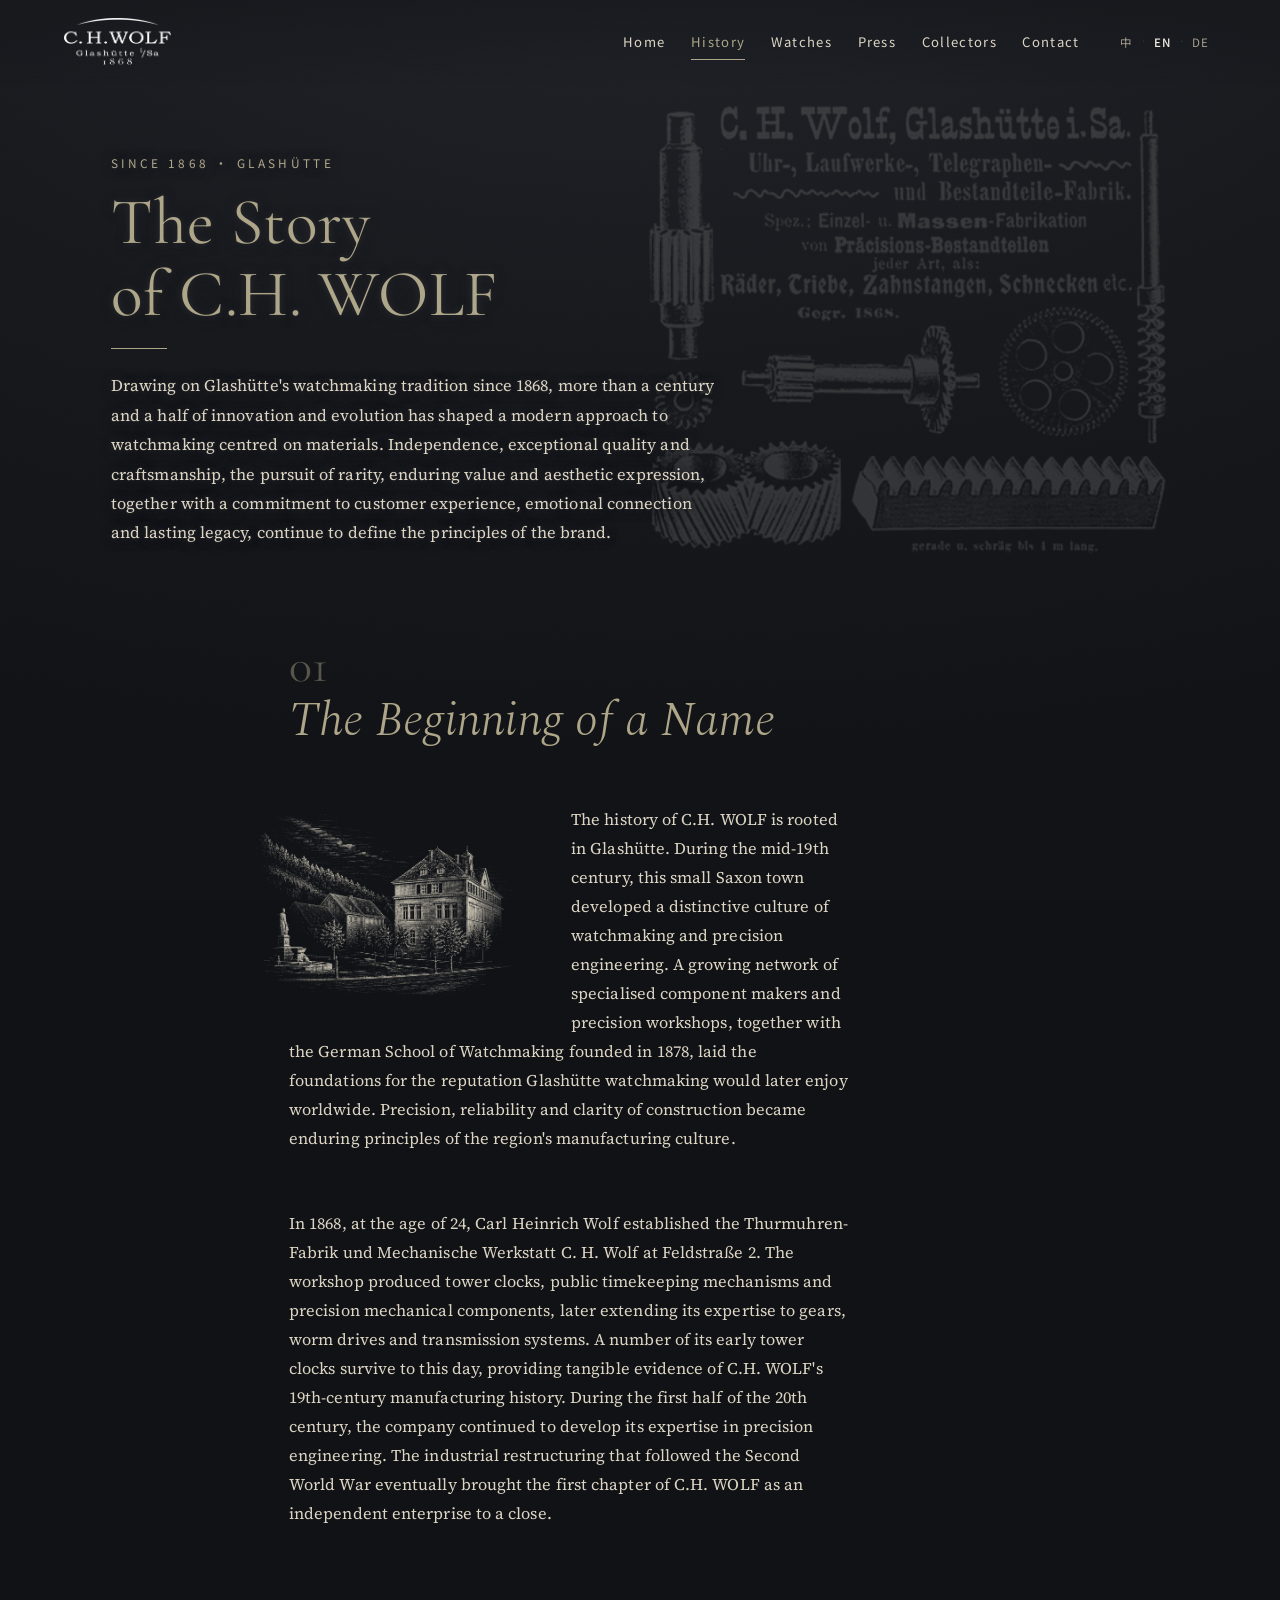
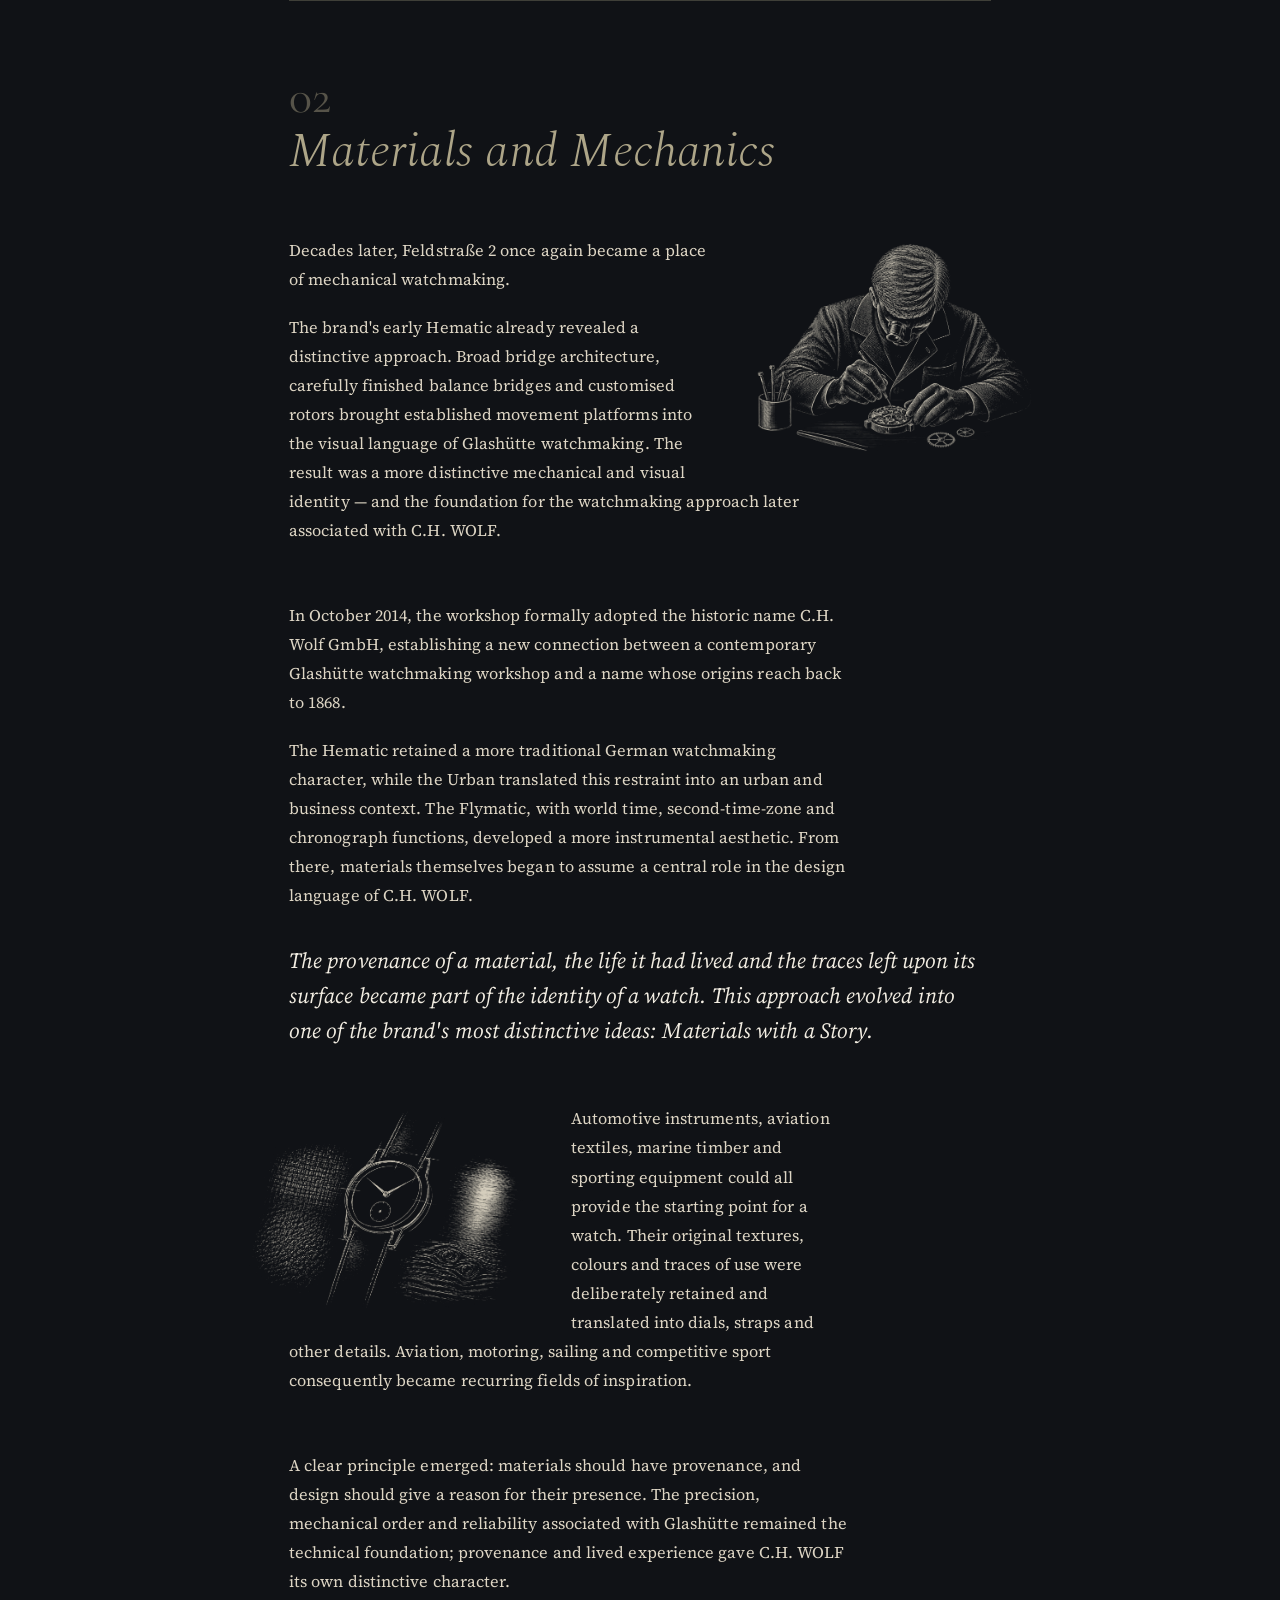
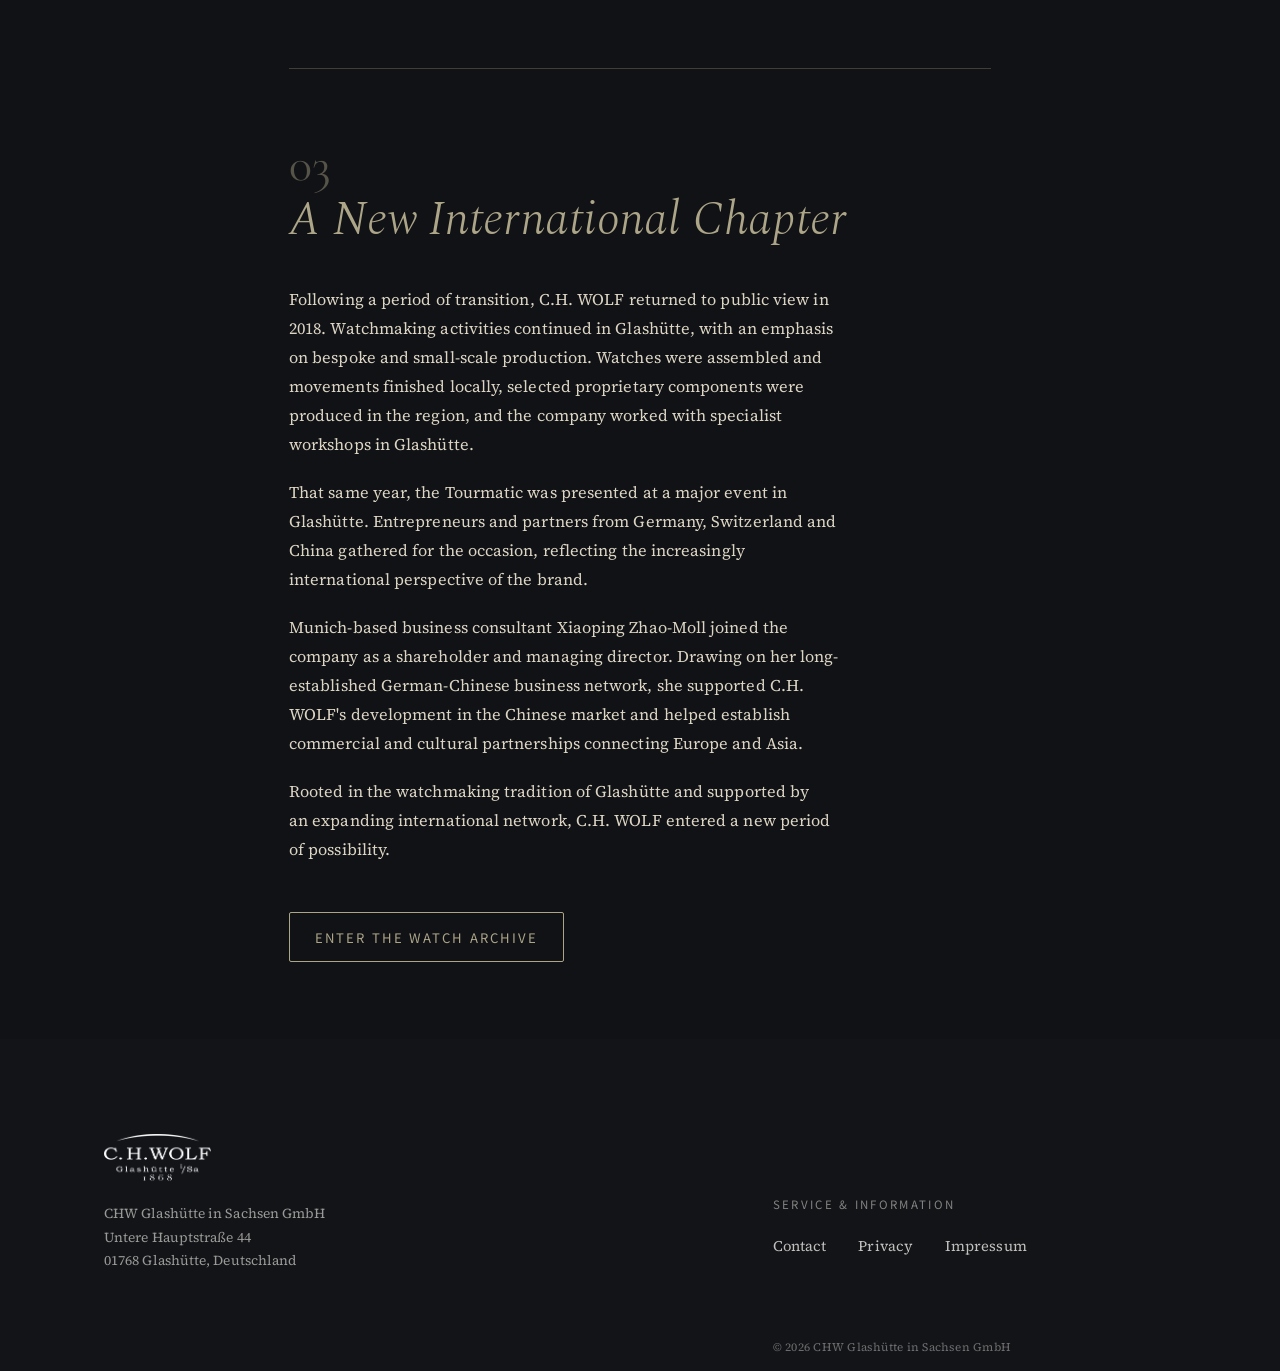
<file: heritage.html>
<!DOCTYPE html>
<html lang="zh">
<head>
<meta charset="utf-8">
<meta name="viewport" content="width=device-width, initial-scale=1">
<title>C.H. WOLF · 品牌历史 / Heritage / Geschichte</title>
<meta name="description" content="The story of C.H. WOLF — rooted in Glashütte since 1868.">
<link rel="preconnect" href="https://fonts.googleapis.com">
<link rel="preconnect" href="https://fonts.gstatic.com" crossorigin>
<link rel="stylesheet" href="assets/css/site.css?v=45">
  <link rel="canonical" href="https://chwolf-glashuette.com/heritage.html">
  <meta property="og:type" content="website">
  <meta property="og:site_name" content="C.H. WOLF">
  <meta property="og:locale" content="zh_CN">
  <meta property="og:locale:alternate" content="en_US">
  <meta property="og:locale:alternate" content="de_DE">
  <meta property="og:title" content="品牌历史 · C.H. WOLF">
  <meta property="og:description" content="C.H. WOLF 自 1868 年在格拉苏蒂的制表历史——品牌传承、材料与工艺。">
  <meta property="og:url" content="https://chwolf-glashuette.com/heritage.html">
  <meta property="og:image" content="https://chwolf-glashuette.com/assets/img/og-image.jpg">
  <meta property="og:image:width" content="1200">
  <meta property="og:image:height" content="630">
  <meta name="twitter:card" content="summary_large_image">
  <meta name="twitter:title" content="品牌历史 · C.H. WOLF">
  <meta name="twitter:description" content="C.H. WOLF 自 1868 年在格拉苏蒂的制表历史——品牌传承、材料与工艺。">
  <meta name="twitter:image" content="https://chwolf-glashuette.com/assets/img/og-image.jpg">
  <script type="application/ld+json">{"@context":"https://schema.org","@type":"Organization","name":"C.H. WOLF","legalName":"CHW Glashütte in Sachsen GmbH","url":"https://chwolf-glashuette.com/","logo":"https://chwolf-glashuette.com/assets/img/logo.png","image":"https://chwolf-glashuette.com/assets/img/og-image.jpg","foundingDate":"1868","description":"源自格拉苏蒂的制表名号，创立于 1868 年。以精密机械与有明确来历的材料，制作机械腕表。","address":{"@type":"PostalAddress","streetAddress":"Untere Hauptstraße 44","postalCode":"01768","addressLocality":"Glashütte","addressCountry":"DE"}}</script>
<style>
  /* 章节配图略收窄，令绕排段落在图下的收尾行更饱满，缓解孤行 */
  @media(min-width:760px){ .duo__media{width:42%} }
  /* 品牌历史 hero：雕版水印（透明 PNG，叠在页面同底色上，右侧；hero 与页面同色无缝） */
  .page-hero--wm{position:relative;overflow:hidden;min-height:clamp(540px,66vh,600px);display:flex;align-items:center}
  .page-hero--wm::before{content:"";position:absolute;right:clamp(16px,9.4vw,113px);bottom:clamp(16px,3.3vw,40px);
    width:clamp(300px,43.2vw,518px);aspect-ratio:381/330;
    background:url('assets/img/heritage-hero-wm.png') center/contain no-repeat;pointer-events:none;z-index:0}
  .page-hero--wm > .wrap{position:relative;z-index:1;width:100%}
  /* 文字加同底色柔光描边，与水印交叉处仍清晰（不易察觉） */
  .page-hero--wm .display,.page-hero--wm .lead,.page-hero--wm .kicker{text-shadow:0 1px 12px #26272b,0 0 6px #26272b,0 0 3px #26272b}
  /* 三语各自的文本框位置(translate)与导语宽度(由拖动工具确定) */
  html[lang="zh"] .page-hero--wm > .wrap{transform:translate(0px,0px)}
  html[lang="en"] .page-hero--wm > .wrap{transform:translate(7px,-13px)}
  html[lang="de"] .page-hero--wm > .wrap{transform:translate(0px,-39px)}
  html[lang="zh"] .page-hero--wm .lead{max-width:610px}
  html[lang="en"] .page-hero--wm .lead{max-width:607px}
  html[lang="de"] .page-hero--wm .lead{max-width:691px}
</style>
</head>
<body>

<!-- ===== HEADER ===== -->
<header class="site-head">
  <a class="brand" href="index.html"><img src="assets/img/logo.png" alt="C.H. WOLF · Glashütte" style="height:48px;width:auto;display:block"></a>
  <nav class="nav">
    <a href="index.html"><span data-lang="zh">首页</span><span data-lang="en">Home</span><span data-lang="de">Start</span></a>
    <a href="heritage.html" class="active"><span data-lang="zh">品牌历史</span><span data-lang="en">History</span><span data-lang="de">Geschichte</span></a>
    <a href="watches.html"><span data-lang="zh">腕表系列</span><span data-lang="en">Watches</span><span data-lang="de">Uhren</span></a>
    <a href="press.html"><span data-lang="zh">媒体报道</span><span data-lang="en">Press</span><span data-lang="de">Presse</span></a>
    <a href="collectors.html"><span data-lang="zh">收藏生态</span><span data-lang="en">Collectors</span><span data-lang="de">Sammlerwelt</span></a>
    <a href="contact.html"><span data-lang="zh">联系我们</span><span data-lang="en">Contact</span><span data-lang="de">Kontakt</span></a>
    <div class="lang-switch">
      <button data-set-lang="zh">中</button><span class="sep">·</span>
      <button data-set-lang="en">EN</button><span class="sep">·</span>
      <button data-set-lang="de">DE</button>
    </div>
  </nav>
  <button class="nav-toggle" aria-label="Menu"><span></span><span></span><span></span></button>
</header>

<!-- ===== PAGE HERO ===== -->
<section class="page-hero page-hero--wm" style="padding-bottom:0">
  <div class="wrap">
    <span class="kicker reveal" style="margin-bottom:1.1em">Since 1868 · Glashütte</span>
    <h1 class="display reveal" style="transition-delay:.1s">
      <span data-lang="zh">C.H. WOLF<br>品牌历史</span>
      <span data-lang="en">The Story of <span style="white-space:nowrap">C.H. WOLF</span></span>
      <span data-lang="de">Die Geschichte von <span style="white-space:nowrap">C.H. WOLF</span></span>
    </h1>
    <span class="rule reveal" style="display:block;width:56px;margin:1.1em 0 0;transition-delay:.24s"></span>
    <p class="lead lead--body reveal" style="transition-delay:.36s">
      <span data-lang="zh">承袭自 1868 年的格拉苏蒂制表传统，在一个半世纪的创新与演进中，逐渐塑造出今日以材料为核心的现代制表理念。独立精神、卓越品质与精湛工艺，对稀有性、恒久价值与美学表达的追求，以及对客户体验、情感联结与世代传承的珍视，共同构成了延续至今的品牌准则。</span>
      <span data-lang="en">Drawing on Glashütte's watchmaking tradition since 1868, more than a century and a half of innovation and evolution has shaped a modern approach to watchmaking centred on materials. Independence, exceptional quality and craftsmanship, the pursuit of rarity, enduring value and aesthetic expression, together with a commitment to customer experience, emotional connection and lasting legacy, continue to define the principles of the brand.</span>
      <span data-lang="de">Ausgehend von der Glashütter Uhrmachertradition seit 1868 hat sich über mehr als eineinhalb Jahrhunderte der Innovation und Weiterentwicklung ein modernes Verständnis der Uhrmacherkunst entwickelt, in dessen Mittelpunkt das Material steht. Unabhängigkeit, höchste Qualität und handwerkliche Präzision, das Streben nach Seltenheit, bleibendem Wert und ästhetischem Ausdruck sowie die besondere Wertschätzung von Kundenerlebnis, emotionaler Verbundenheit und generationenübergreifender Tradition prägen die Grundsätze der Marke bis heute.</span>
    </p>
  </div>
</section>

<section class="pad-sm" style="padding-top:clamp(28px,4vw,48px)">
  <div class="narrow prose">

    <!-- Chapter 1 -->
    <article class="chapter reveal">
      <span class="chapter__no">01</span>
      <h2><span data-lang="zh">一个名字的起点</span><span data-lang="en">The Beginning of a Name</span><span data-lang="de">Der Anfang eines Namens</span></h2>
      <div class="duo duo--img-left">
        <div class="duo__media"><img class="fig" src="assets/img/glashuette-town.png" alt="格拉苏蒂夜景" loading="lazy"></div>
        <div class="duo__text">
          <div data-lang="zh"><p>C.H. WOLF 的历史根植于格拉苏蒂（Glashütte）。十九世纪中叶，这座萨克森小城逐渐形成以制表和精密机械为核心的制造体系。专业化的零部件生产、精密加工，以及 1878 年成立的德国制表学校，为后来闻名世界的格拉苏蒂制表奠定了基础。精确、可靠、结构清晰，也逐渐成为当地制造文化长期坚持的原则。</p></div>
          <div data-lang="en"><p>The history of C.H. WOLF is rooted in Glashütte. During the mid-19th century, this small Saxon town developed a distinctive culture of watchmaking and precision engineering. A growing network of specialised component makers and precision workshops, together with the German School of Watchmaking founded in 1878, laid the foundations for the reputation Glashütte watchmaking would later enjoy worldwide. Precision, reliability and clarity of construction became enduring principles of the region's manufacturing culture.</p></div>
          <div data-lang="de"><p>Die Geschichte von C.H. WOLF ist in Glashütte verwurzelt. Seit der Mitte des 19. Jahrhunderts entwickelte sich die kleine sächsische Stadt zu einem Zentrum des Uhrenbaus und der Feinmechanik. Spezialisierte Zulieferer und feinmechanische Werkstätten sowie die 1878 gegründete Deutsche Uhrmacherschule schufen die Grundlage für den späteren internationalen Ruf der Glashütter Uhrmacherei. Präzision, Zuverlässigkeit und konstruktive Klarheit prägten die Fertigungskultur des Ortes.</p></div>
        </div>
      </div>
      <div data-lang="zh"><p>1868 年，24 岁的 Carl Heinrich Wolf 在 Feldstraße 2 建立“Thurmuhren-Fabrik und Mechanische Werkstatt C. H. Wolf”。工场制造塔钟、公共计时机构及精密机械部件，业务随后扩展至齿轮、蜗杆和传动系统。部分早期塔钟保存至今，使 C.H. WOLF 十九世纪的制造历史仍有实物可循。二十世纪前半叶，企业继续向精密机械领域发展；战后的工业重组，则结束了 C.H. WOLF 作为独立企业的第一段历史。</p></div>
      <div data-lang="en"><p>In 1868, at the age of 24, Carl Heinrich Wolf established the Thurmuhren-Fabrik und Mechanische Werkstatt C. H. Wolf at Feldstraße 2. The workshop produced tower clocks, public timekeeping mechanisms and precision mechanical components, later extending its expertise to gears, worm drives and transmission systems. A number of its early tower clocks survive to this day, providing tangible evidence of C.H. WOLF's 19th-century manufacturing history. During the first half of the 20th century, the company continued to develop its expertise in precision engineering. The industrial restructuring that followed the Second World War eventually brought the first chapter of C.H. WOLF as an independent enterprise to a close.</p></div>
      <div data-lang="de"><p>1868 gründete der 24-jährige Carl Heinrich Wolf in der Feldstraße 2 die Thurmuhren-Fabrik und Mechanische Werkstatt C. H. Wolf. Gefertigt wurden Turmuhren, öffentliche Zeitmessanlagen und feinmechanische Komponenten; später kamen unter anderem Zahnräder, Schneckengetriebe und weitere Antriebselemente hinzu. Einige der frühen Turmuhren sind bis heute erhalten und machen die Fertigungsgeschichte von C.H. WOLF im 19. Jahrhundert unmittelbar nachvollziehbar. In der ersten Hälfte des 20. Jahrhunderts verlagerte sich der Schwerpunkt zunehmend auf die Feinmechanik. Mit der Neuordnung der Glashütter Industrie nach dem Zweiten Weltkrieg endete schließlich das erste Kapitel von C.H. WOLF als eigenständiges Unternehmen.</p></div>
    </article>

    <!-- Chapter 2 -->
    <article class="chapter reveal">
      <span class="chapter__no">02</span>
      <h2><span data-lang="zh">材料与机械</span><span data-lang="en">Materials and Mechanics</span><span data-lang="de">Material und Mechanik</span></h2>
      <div class="duo duo--img-right">
        <div class="duo__media"><img class="fig" src="assets/img/watchmaker-portrait.png" alt="制表师工作" loading="lazy"></div>
        <div class="duo__text">
          <div data-lang="zh"><p>数十年后，Feldstraße 2 再次与机械制表发生联系。</p><p>品牌早期的 Hematic 已经显露出一种鲜明的制表取向。宽阔的夹板结构、经过细致修饰的摆轮夹板与定制自动陀，将成熟的机芯基础融入格拉苏蒂的制表语汇。机芯由此获得更鲜明的结构与视觉身份，也为后来 C.H. WOLF 的制表方式奠定了基础。</p></div>
          <div data-lang="en"><p>Decades later, Feldstraße 2 once again became a place of mechanical watchmaking.</p><p>The brand's early Hematic already revealed a distinctive approach. Broad bridge architecture, carefully finished balance bridges and customised rotors brought established movement platforms into the visual language of Glashütte watchmaking. The result was a more distinctive mechanical and visual identity — and the foundation for the watchmaking approach later associated with C.H. WOLF.</p></div>
          <div data-lang="de"><p>Jahrzehnte später wurde die Feldstraße 2 erneut zu einem Ort mechanischer Uhrmacherei.</p><p>Bereits die frühe Hematic der Marke zeigt einen eigenständigen Ansatz. Großzügig angelegte Brücken, sorgfältig finissierte Unruhbrücken und individuell gestaltete Rotoren überführten bewährte Werkplattformen in eine Glashütter Formensprache. So entstand eine eigenständige konstruktive und visuelle Identität, die zugleich eine Grundlage für die spätere Uhrmacherei von C.H. WOLF bildete.</p></div>
        </div>
      </div>
      <div data-lang="zh">
        <p>2014 年 10 月，这家现代制表工坊正式采用 C.H. Wolf GmbH 这一历史名称，自此与一个可以追溯至 1868 年格拉苏蒂的品牌名字建立了新的联系。</p>
        <p>早期的 Hematic 保留着较为传统的德式制表气质，Urban 将这种克制带入城市与商务场景，Flymatic 则以世界时、第二时区和计时功能强化仪表感。此后，材料本身开始进入 C.H. WOLF 的设计语言。</p>
        <p class="pull">材料的来源、使用经历与表面痕迹，逐渐成为作品身份的一部分，并形成品牌最具辨识度的理念——材有所承（Materials with a Story）。</p>
      </div>
      <div data-lang="en">
        <p>In October 2014, the workshop formally adopted the historic name C.H. Wolf GmbH, establishing a new connection between a contemporary Glashütte watchmaking workshop and a name whose origins reach back to 1868.</p>
        <p>The Hematic retained a more traditional German watchmaking character, while the Urban translated this restraint into an urban and business context. The Flymatic, with world time, second-time-zone and chronograph functions, developed a more instrumental aesthetic. From there, materials themselves began to assume a central role in the design language of C.H. WOLF.</p>
        <p class="pull pull--italic">The provenance of a material, the life it had lived and the traces left upon its surface became part of the identity of a watch. This approach evolved into one of the brand's most distinctive ideas: Materials with a Story.</p>
      </div>
      <div data-lang="de">
        <p>Im Oktober 2014 übernahm die Uhrenwerkstatt offiziell den historischen Namen C.H. Wolf GmbH. Damit entstand eine neue Verbindung zwischen zeitgenössischer Uhrmacherei in Glashütte und einem Namen, dessen Geschichte bis 1868 zurückreicht.</p>
        <p>Die Hematic bewahrte einen vergleichsweise klassischen deutschen Uhrencharakter, während die Urban diese gestalterische Zurückhaltung in ein urbanes Umfeld übertrug. Mit Weltzeit, zweiter Zeitzone und Chronographenfunktion entwickelte die Flymatic eine stärker instrumentell geprägte Ästhetik. Zugleich rückte das Material selbst zunehmend in den Mittelpunkt der Gestaltung.</p>
        <p class="pull pull--italic">Herkunft, Gebrauchsgeschichte und sichtbare Spuren eines Materials wurden Teil der Identität einer Uhr. Daraus entwickelte sich eine der prägnantesten Ideen von C.H. WOLF: Materialien mit Geschichte.</p>
      </div>
      <div class="duo duo--img-left">
        <div class="duo__media"><img class="fig" src="assets/img/raw-material-watch.png" alt="腕表与材质" loading="lazy"></div>
        <div class="duo__text">
          <div data-lang="zh">
            <p>汽车仪表、航空织物、船舶木材与竞技装备，都可能成为腕表构造和视觉语言的起点。材料原有的纹理、色彩与使用痕迹被有意识地保留，并转化为表盘、表带或其他细节。航空、汽车、航海与竞技运动，也由此成为品牌持续探索的灵感领域。</p>
          </div>
          <div data-lang="en">
            <p>Automotive instruments, aviation textiles, marine timber and sporting equipment could all provide the starting point for a watch. Their original textures, colours and traces of use were deliberately retained and translated into dials, straps and other details. Aviation, motoring, sailing and competitive sport consequently became recurring fields of inspiration.</p>
          </div>
          <div data-lang="de">
            <p>Instrumente aus dem Automobilbau, Textilien aus der Luftfahrt, Hölzer aus dem maritimen Bereich oder Materialien aus dem Leistungssport konnten zum Ausgangspunkt einer Uhr werden. Charakteristische Strukturen, Farben und Gebrauchsspuren blieben bewusst erkennbar und fanden ihren Weg in Zifferblätter, Armbänder und weitere Details. Luftfahrt, Automobil, Seefahrt und Sport wurden so zu wiederkehrenden Inspirationsfeldern.</p>
          </div>
        </div>
      </div>
      <div data-lang="zh"><p>C.H. WOLF 逐渐形成自己的原则：材料应有来源，设计也应说明选择它的理由。格拉苏蒂所强调的精密、机械秩序与可靠性构成技术基础；材料的出处与真实经历，则赋予品牌更鲜明的个性。</p></div>
      <div data-lang="en"><p>A clear principle emerged: materials should have provenance, and design should give a reason for their presence. The precision, mechanical order and reliability associated with Glashütte remained the technical foundation; provenance and lived experience gave C.H. WOLF its own distinctive character.</p></div>
      <div data-lang="de"><p>Daraus entwickelte sich ein klarer Grundsatz: Material braucht Herkunft, Gestaltung braucht einen Grund. Präzision, mechanische Ordnung und Zuverlässigkeit der Glashütter Uhrmacherei bilden die technische Grundlage; Herkunft und Geschichte der verwendeten Materialien verleihen C.H. WOLF seinen eigenen Charakter.</p></div>
    </article>

    <!-- Chapter 3 -->
    <article class="chapter reveal">
      <span class="chapter__no">03</span>
      <h2><span data-lang="zh">新的国际篇章</span><span data-lang="en">A New International Chapter</span><span data-lang="de">Ein neues internationales Kapitel</span></h2>
      <div data-lang="zh">
        <p>经历调整后，C.H. WOLF 于 2018 年重新进入公众视野。品牌延续在格拉苏蒂的制表活动，并以定制与小规模生产为主要方式，在当地完成腕表装配、机芯修饰及部分专属部件的制作，同时与当地专业工坊协作。</p>
        <p>同年，Tourmatic 在格拉苏蒂举行的重要公开活动中正式亮相。来自德国、瑞士和中国的企业家及合作伙伴共同出席，品牌的国际视野也由此进一步展开。</p>
        <p>来自慕尼黑的企业顾问 Xiaoping Zhao-Moll 女士加入公司，成为股东并担任总经理。凭借长期建立的中德商业网络，她推动 C.H. WOLF 开拓中国市场，并参与建立跨越欧洲与亚洲的商业及文化伙伴关系。</p>
        <p>格拉苏蒂的制表根基与逐渐拓展的国际网络，也为 C.H. WOLF 此后的发展打开了新的空间。</p>
      </div>
      <div data-lang="en">
        <p>Following a period of transition, C.H. WOLF returned to public view in 2018. Watchmaking activities continued in Glashütte, with an emphasis on bespoke and small-scale production. Watches were assembled and movements finished locally, selected proprietary components were produced in the region, and the company worked with specialist workshops in Glashütte.</p>
        <p>That same year, the Tourmatic was presented at a major event in Glashütte. Entrepreneurs and partners from Germany, Switzerland and China gathered for the occasion, reflecting the increasingly international perspective of the brand.</p>
        <p>Munich-based business consultant Xiaoping Zhao-Moll joined the company as a shareholder and managing director. Drawing on her long-established German-Chinese business network, she supported C.H. WOLF's development in the Chinese market and helped establish commercial and cultural partnerships connecting Europe and Asia.</p>
        <p>Rooted in the watchmaking tradition of Glashütte and supported by an expanding international network, C.H. WOLF entered a new period of possibility.</p>
      </div>
      <div data-lang="de">
        <p>Nach einer Phase des Übergangs trat C.H. WOLF 2018 wieder öffentlich in Erscheinung. Die uhrmacherische Tätigkeit in Glashütte wurde fortgeführt, mit einem Schwerpunkt auf individuellen Anfertigungen und kleinen Serien. Montage und Finissierung erfolgten vor Ort; ausgewählte eigene Komponenten wurden in der Region gefertigt, ergänzt durch die Zusammenarbeit mit spezialisierten Glashütter Betrieben.</p>
        <p>Im selben Jahr wurde die Tourmatic im Rahmen einer größeren Veranstaltung in Glashütte vorgestellt. Unternehmer und Partner aus Deutschland, der Schweiz und China kamen zu diesem Anlass zusammen und machten zugleich die zunehmend internationale Ausrichtung der Marke sichtbar.</p>
        <p>Die Münchner Unternehmensberaterin Xiaoping Zhao-Moll trat als Gesellschafterin und Geschäftsführerin in das Unternehmen ein. Auf der Grundlage ihres langjährigen deutsch-chinesischen Wirtschaftsnetzwerks begleitete sie die Erschließung des chinesischen Marktes und den Aufbau wirtschaftlicher und kultureller Partnerschaften zwischen Europa und Asien.</p>
        <p>Mit ihren Wurzeln in der Glashütter Uhrmacherei und einem wachsenden internationalen Netzwerk eröffnete sich für C.H. WOLF damit ein neuer Entwicklungshorizont.</p>
      </div>
    </article>

    <div class="btns reveal" style="margin-top:3em">
      <a href="watches.html" class="btn btn--gold"><span data-lang="zh">进入腕表档案</span><span data-lang="en">Enter the watch archive</span><span data-lang="de">Zum Uhrenarchiv</span></a>
    </div>

  </div>
</section>

<!-- ===== FOOTER ===== -->
<footer class="site-foot">
  <div class="wrap">
    <div class="foot-grid">
      <div class="foot-col">
        <a class="brand" href="index.html"><img src="assets/img/logo.png" alt="C.H. WOLF · Glashütte" style="height:48px;width:auto;display:block"></a>
        <p class="foot-note" style="margin-top:1.1em">CHW Glashütte in Sachsen GmbH<br>Untere Hauptstraße 44<br>01768 Glashütte, Deutschland</p>
      </div>
      <div class="foot-col">
        <h5><span data-lang="zh">服务与信息</span><span data-lang="en">Service &amp; Information</span><span data-lang="de">Service &amp; Information</span></h5>
        <a href="contact.html"><span data-lang="zh">联系我们</span><span data-lang="en">Contact</span><span data-lang="de">Kontakt</span></a>
        <a href="datenschutz.html"><span data-lang="zh">隐私政策</span><span data-lang="en">Privacy</span><span data-lang="de">Datenschutz</span></a>
        <a href="contact.html#impressum"><span data-lang="zh">法律声明</span><span data-lang="en">Impressum</span><span data-lang="de">Impressum</span></a>
        <span class="foot-copy">© 2026 CHW Glashütte in Sachsen GmbH</span>
      </div>
    </div>
  </div>
</footer>

<script src="assets/js/site.js"></script>
</body>
</html>
</file>
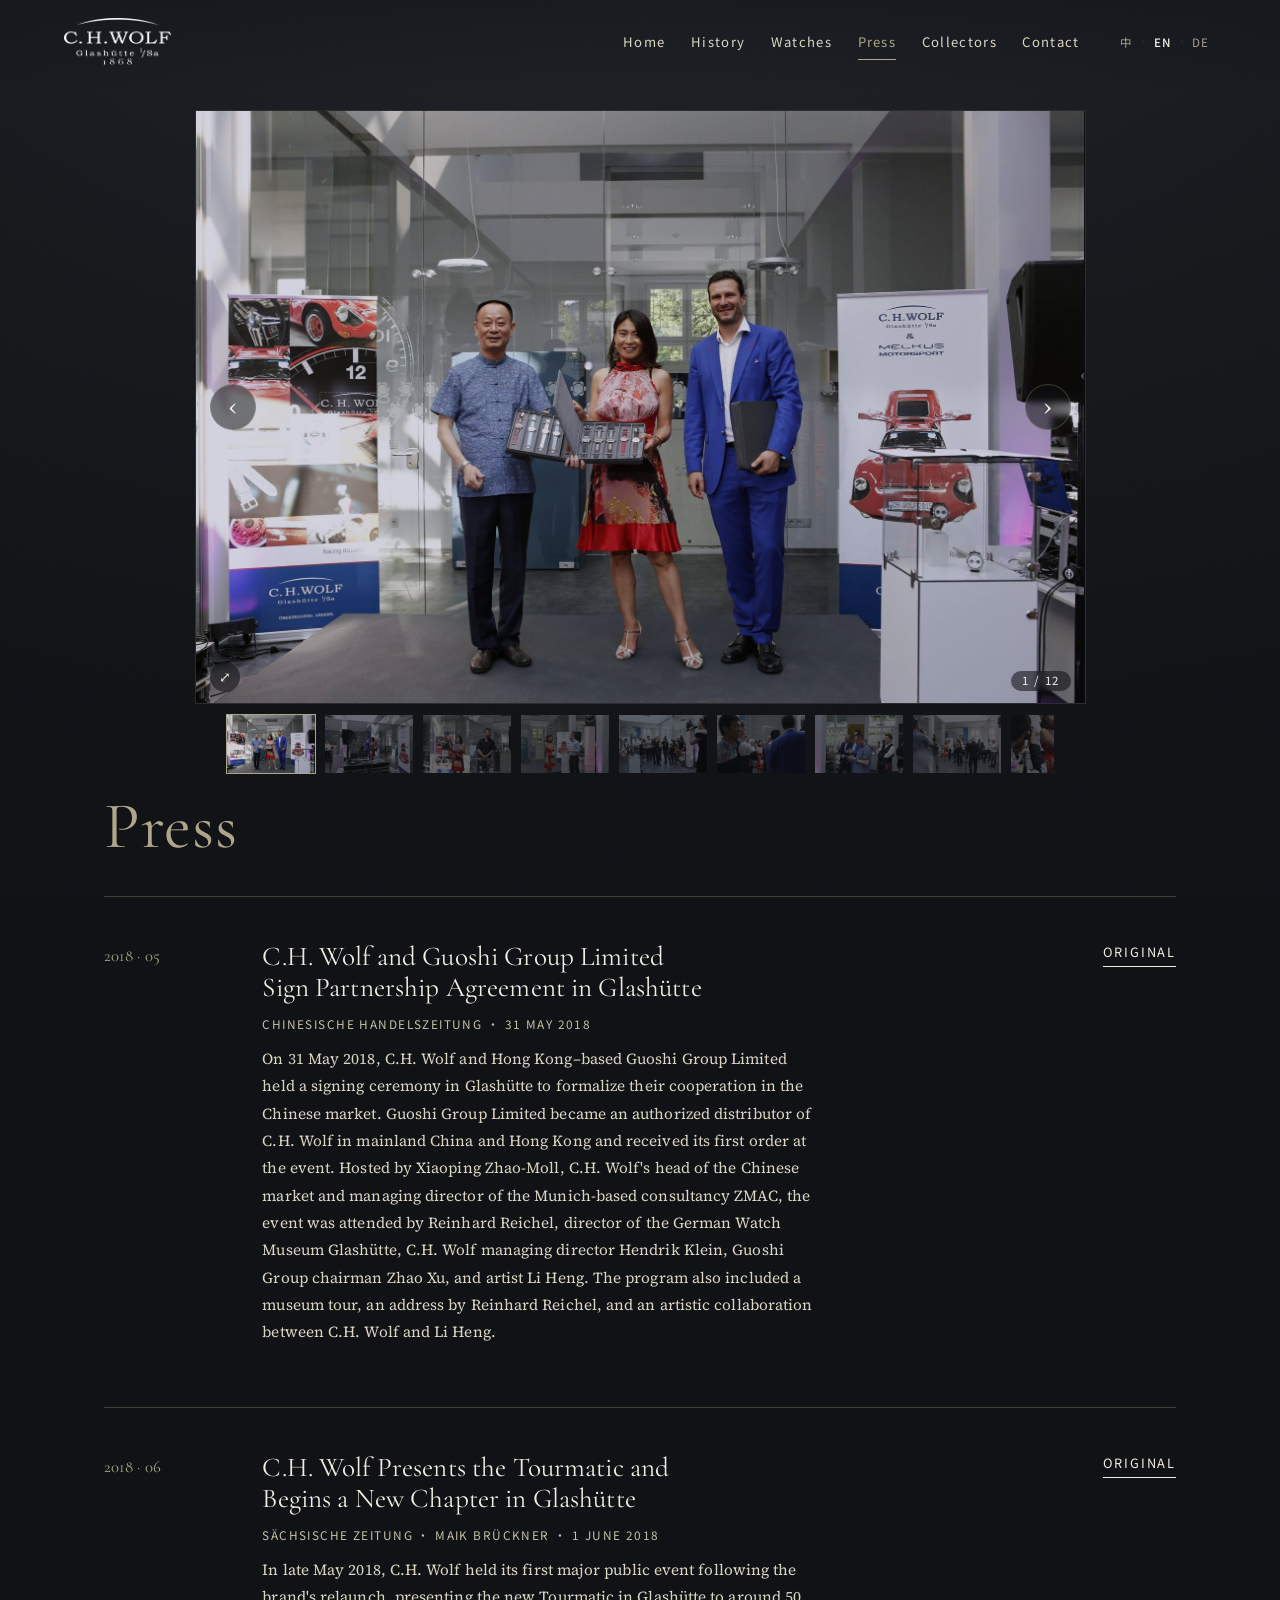
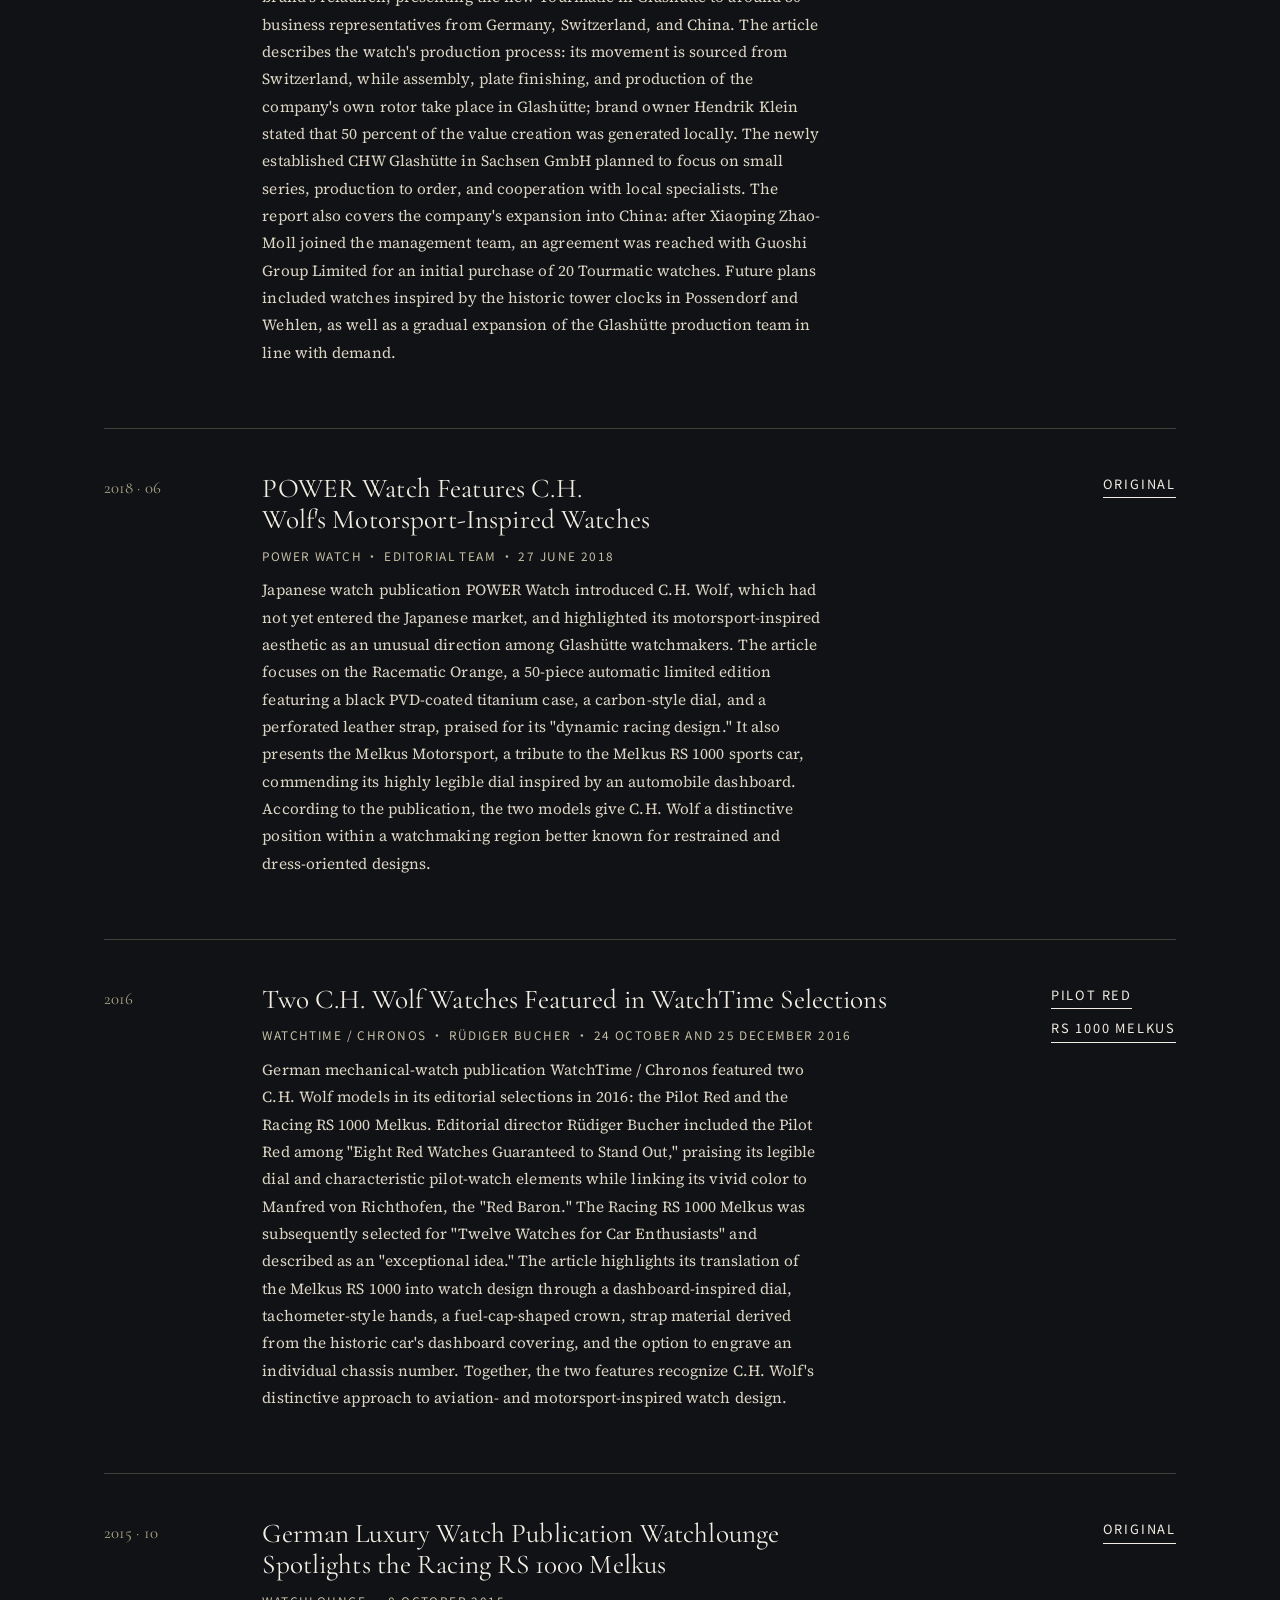
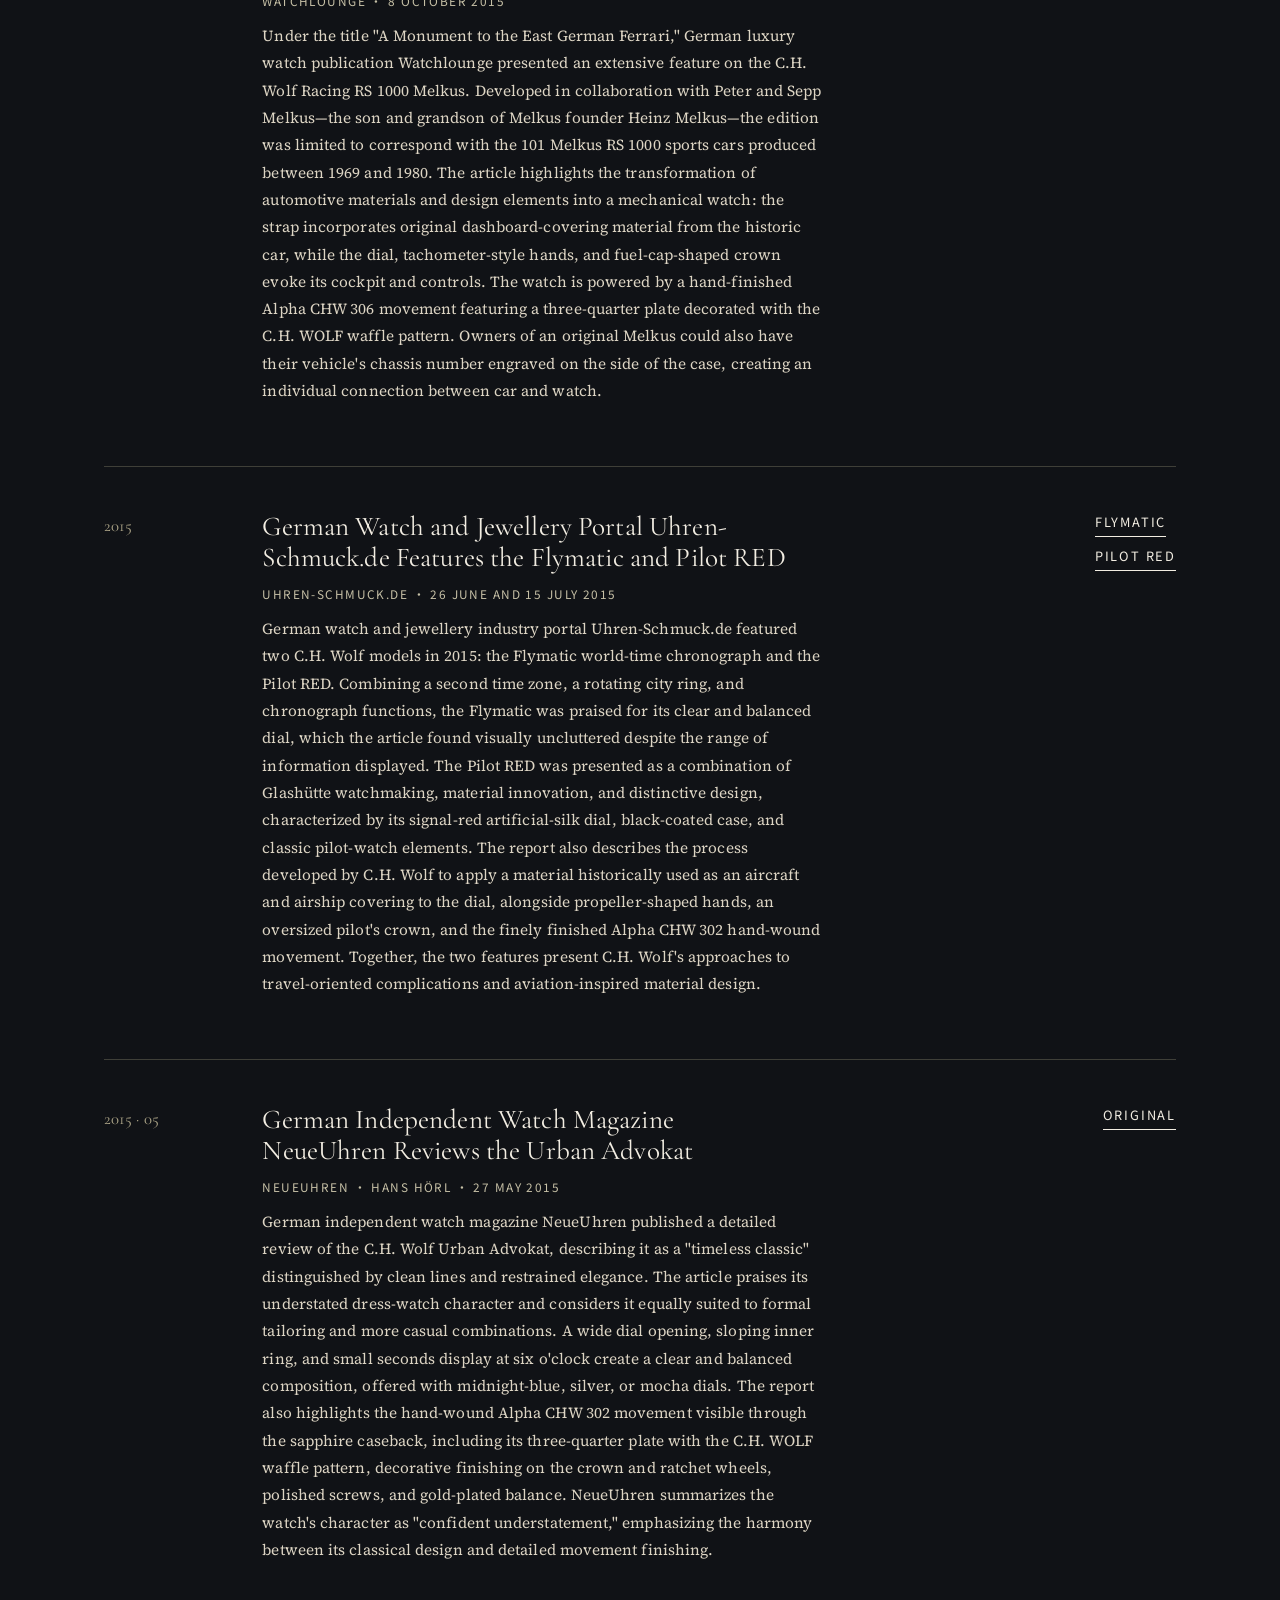
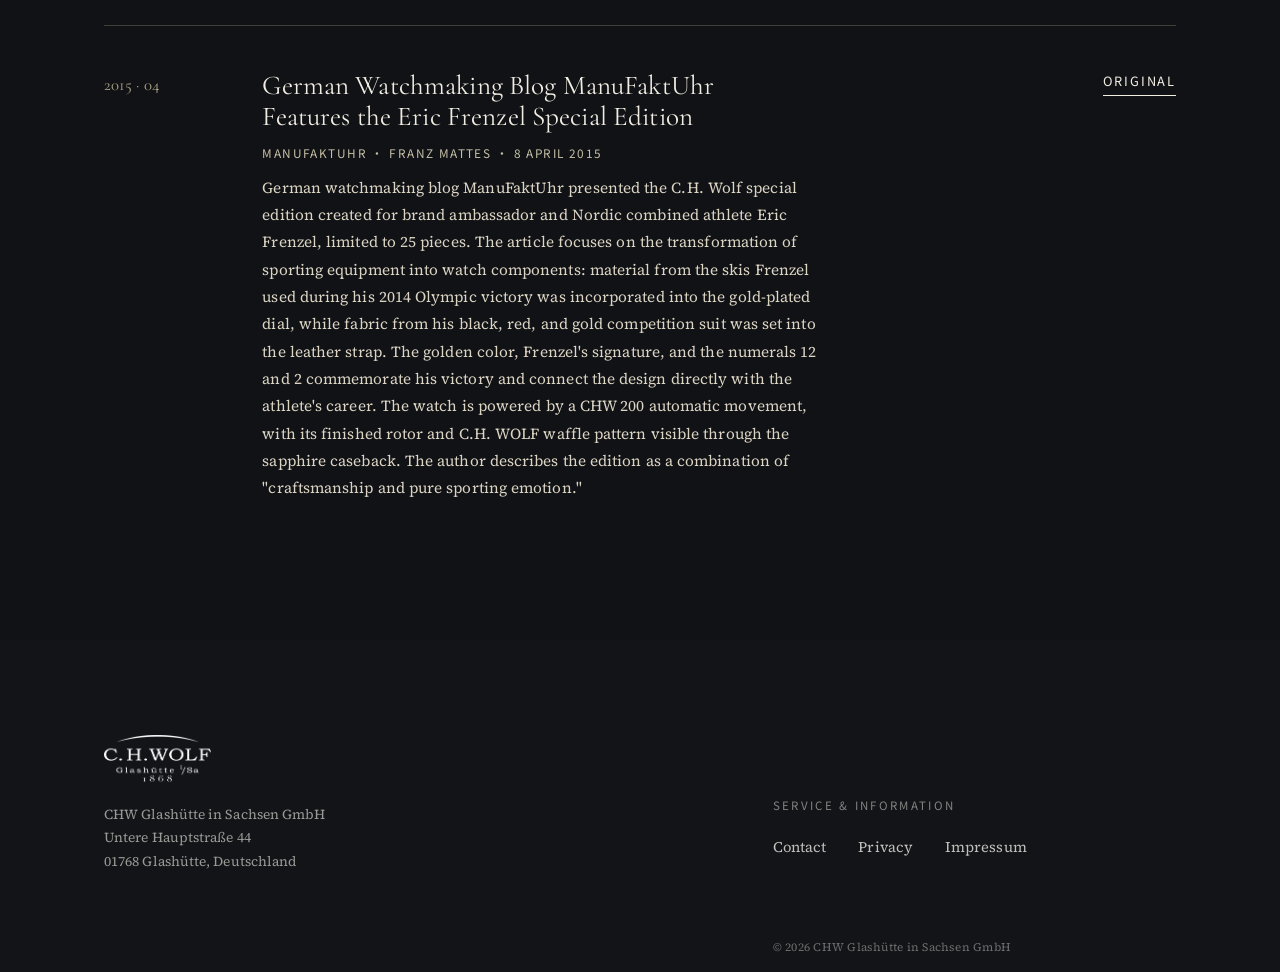
<file: press.html>
<!DOCTYPE html>
<html lang="zh">
<head>
<meta charset="utf-8">
<meta name="viewport" content="width=device-width, initial-scale=1">
<title>C.H. WOLF · 媒体报道 / Press / Presse</title>
<meta name="description" content="Independent press coverage of C.H. WOLF, with links to the original articles.">
<link rel="preconnect" href="https://fonts.googleapis.com">
<link rel="preconnect" href="https://fonts.gstatic.com" crossorigin>
<link rel="stylesheet" href="assets/css/site.css?v=45">
  <link rel="canonical" href="https://chwolf-glashuette.com/press.html">
  <meta property="og:type" content="website">
  <meta property="og:site_name" content="C.H. WOLF">
  <meta property="og:locale" content="zh_CN">
  <meta property="og:locale:alternate" content="en_US">
  <meta property="og:locale:alternate" content="de_DE">
  <meta property="og:title" content="媒体报道 · C.H. WOLF">
  <meta property="og:description" content="C.H. WOLF 的媒体报道与品牌动态汇编。">
  <meta property="og:url" content="https://chwolf-glashuette.com/press.html">
  <meta property="og:image" content="https://chwolf-glashuette.com/assets/img/og-image.jpg">
  <meta property="og:image:width" content="1200">
  <meta property="og:image:height" content="630">
  <meta name="twitter:card" content="summary_large_image">
  <meta name="twitter:title" content="媒体报道 · C.H. WOLF">
  <meta name="twitter:description" content="C.H. WOLF 的媒体报道与品牌动态汇编。">
  <meta name="twitter:image" content="https://chwolf-glashuette.com/assets/img/og-image.jpg">
  <script type="application/ld+json">{"@context":"https://schema.org","@type":"Organization","name":"C.H. WOLF","legalName":"CHW Glashütte in Sachsen GmbH","url":"https://chwolf-glashuette.com/","logo":"https://chwolf-glashuette.com/assets/img/logo.png","image":"https://chwolf-glashuette.com/assets/img/og-image.jpg","foundingDate":"1868","description":"源自格拉苏蒂的制表名号，创立于 1868 年。以精密机械与有明确来历的材料，制作机械腕表。","address":{"@type":"PostalAddress","streetAddress":"Untere Hauptstraße 44","postalCode":"01768","addressLocality":"Glashütte","addressCountry":"DE"}}</script>
</head>
<body>

<!-- ===== HEADER ===== -->
<header class="site-head">
  <a class="brand" href="index.html"><img src="assets/img/logo.png" alt="C.H. WOLF · Glashütte" style="height:48px;width:auto;display:block"></a>
  <nav class="nav">
    <a href="index.html"><span data-lang="zh">首页</span><span data-lang="en">Home</span><span data-lang="de">Start</span></a>
    <a href="heritage.html"><span data-lang="zh">品牌历史</span><span data-lang="en">History</span><span data-lang="de">Geschichte</span></a>
    <a href="watches.html"><span data-lang="zh">腕表系列</span><span data-lang="en">Watches</span><span data-lang="de">Uhren</span></a>
    <a href="press.html" class="active"><span data-lang="zh">媒体报道</span><span data-lang="en">Press</span><span data-lang="de">Presse</span></a>
    <a href="collectors.html"><span data-lang="zh">收藏生态</span><span data-lang="en">Collectors</span><span data-lang="de">Sammlerwelt</span></a>
    <a href="contact.html"><span data-lang="zh">联系我们</span><span data-lang="en">Contact</span><span data-lang="de">Kontakt</span></a>
    <div class="lang-switch">
      <button data-set-lang="zh">中</button><span class="sep">·</span>
      <button data-set-lang="en">EN</button><span class="sep">·</span>
      <button data-set-lang="de">DE</button>
    </div>
  </nav>
  <button class="nav-toggle" aria-label="Menu"><span></span><span></span><span></span></button>
</header>

<style>
.press-gallery{padding-top:clamp(84px,10vw,110px)}
.press-gallery .pg-stage{position:relative;background:#0c0e11;border:1px solid var(--hair);overflow:hidden;display:flex;align-items:center;justify-content:center;aspect-ratio:3/2;max-height:66vh;max-width:min(100%,99vh);margin-inline:auto}
.press-gallery .pg-main{width:100%;height:100%;object-fit:contain;display:block;cursor:zoom-in}
.press-gallery .pg-nav{position:absolute;top:50%;transform:translateY(-50%);z-index:3;width:46px;height:46px;border:1px solid var(--hair-gold);background:rgba(14,16,19,.5);color:var(--ink);font:400 26px/1 var(--serif-body);cursor:pointer;border-radius:50%;display:flex;align-items:center;justify-content:center;padding-bottom:3px;transition:.25s;backdrop-filter:blur(3px)}
.press-gallery .pg-nav:hover{background:var(--accent);color:var(--night);border-color:var(--accent)}
.press-gallery .pg-prev{left:14px}.press-gallery .pg-next{right:14px}
.press-gallery .pg-count{position:absolute;bottom:12px;right:14px;z-index:3;font:400 .72rem/1 var(--sans);letter-spacing:.12em;color:var(--ink);background:rgba(14,16,19,.55);padding:4px 11px;border-radius:20px;backdrop-filter:blur(3px)}
.press-gallery .pg-full{position:absolute;bottom:11px;left:14px;z-index:3;width:30px;height:30px;border:none;background:rgba(14,16,19,.55);color:var(--ink);cursor:pointer;border-radius:50%;font-size:14px;backdrop-filter:blur(3px)}
.press-gallery .pg-thumbs{display:flex;gap:8px;overflow-x:auto;padding:10px 0 2px;max-width:min(93%,92vh);margin-inline:auto}
.press-gallery .pg-thumbs img{height:60px;width:90px;object-fit:cover;flex:0 0 auto;cursor:pointer;opacity:.45;border:1px solid transparent;transition:.2s}
.press-gallery .pg-thumbs img:hover{opacity:.8}
.press-gallery .pg-thumbs img.active{opacity:1;border-color:var(--accent)}
.pg-overlay{position:fixed;inset:0;z-index:2147483646;background:rgba(9,10,12,.96);display:none;align-items:center;justify-content:center}
.pg-overlay.open{display:flex}
.pg-overlay img{max-width:94vw;max-height:92vh;object-fit:contain}
.pg-overlay .pg-nav{position:fixed}
.pg-overlay .pg-close{position:fixed;top:16px;right:22px;font-size:34px;line-height:1;color:#fff;background:none;border:none;cursor:pointer;z-index:3}
@media (max-width:680px){
  .press-gallery .pg-stage{aspect-ratio:4/3}
  .press-gallery .pg-nav{width:38px;height:38px;font-size:21px}
  .press-gallery .pg-thumbs img{height:50px;width:74px}
}
</style>

<!-- ===== EVENT GALLERY ===== -->
<section class="press-gallery" aria-label="Gallery">
  <div class="wrap">
    <div class="pg-stage" id="pgStage">
      <button class="pg-nav pg-prev" id="pgPrev" aria-label="Previous">&lsaquo;</button>
      <img class="pg-main" id="pgMain" src="assets/img/press/1.jpg" alt="">
      <button class="pg-nav pg-next" id="pgNext" aria-label="Next">&rsaquo;</button>
      <button class="pg-full" id="pgFull" aria-label="Fullscreen">&#x2922;</button>
      <div class="pg-count"><span id="pgCur">1</span> / <span id="pgTot">12</span></div>
    </div>
    <div class="pg-thumbs" id="pgThumbs"></div>
  </div>
</section>

<!-- ===== PAGE HERO ===== -->
<section class="page-hero" style="padding-top:clamp(4px,1.2vw,14px);padding-bottom:0">
  <div class="wrap">
    <h1 class="display">
      <span data-lang="zh">媒体报道</span>
      <span data-lang="en">Press</span>
      <span data-lang="de">Presse</span>
    </h1>
  </div>
</section>

<section class="pad-sm" style="padding-top:clamp(20px,3vw,34px)">
  <div class="wrap">

    <!-- ① -->
    <article class="press-item reveal">
      <div class="press-date">2018 · 05</div>
      <div>
        <h3><span data-lang="zh">C.H. Wolf 与国实集团在格拉苏蒂举行签约仪式</span><span data-lang="en">C.H. Wolf and Guoshi Group Limited Sign Partnership Agreement in Glashütte</span><span data-lang="de">C.H. Wolf und Guoshi Group Limited unterzeichnen Vertriebsvereinbarung in Glashütte</span></h3>
        <div class="press-source"><span data-lang="zh">华商报 · 2018年5月31日</span><span data-lang="en">Chinesische Handelszeitung · 31 May 2018</span><span data-lang="de">Chinesische Handelszeitung · 31. Mai 2018</span></div>
        <p><span data-lang="zh">2018年5月31日，C.H. Wolf 与香港国实集团在格拉苏蒂举行中国市场合作签约仪式。国实集团由此成为 C.H. Wolf 在中国大陆及香港地区的特许经销商，并在现场接收首批订货。活动由 C.H. Wolf 中国市场主管、慕尼黑 ZMAC 管理咨询公司总经理赵小平主持，格拉苏蒂德国钟表博物馆馆长 Reinhard Reichel、C.H. Wolf 总经理 Hendrik Klein、国实集团董事局主席赵旭及画家李衡等人出席。活动还包括博物馆参观、Reinhard Reichel 致辞以及 C.H. Wolf 与李衡的艺术合作。</span><span data-lang="en">On 31 May 2018, C.H. Wolf and Hong Kong–based Guoshi Group Limited held a signing ceremony in Glashütte to formalize their cooperation in the Chinese market. Guoshi Group Limited became an authorized distributor of C.H. Wolf in mainland China and Hong Kong and received its first order at the event. Hosted by Xiaoping Zhao-Moll, C.H. Wolf's head of the Chinese market and managing director of the Munich-based consultancy ZMAC, the event was attended by Reinhard Reichel, director of the German Watch Museum Glashütte, C.H. Wolf managing director Hendrik Klein, Guoshi Group chairman Zhao Xu, and artist Li Heng. The program also included a museum tour, an address by Reinhard Reichel, and an artistic collaboration between C.H. Wolf and Li Heng.</span><span data-lang="de">Am 31. Mai 2018 unterzeichneten C.H. Wolf und die in Hongkong ansässige Guoshi Group Limited in Glashütte eine Vereinbarung über ihre Zusammenarbeit auf dem chinesischen Markt. Damit wurde Guoshi Group Limited zum autorisierten Vertriebspartner von C.H. Wolf für Festlandchina und Hongkong und nahm vor Ort die erste Bestellung entgegen. Moderiert wurde die Veranstaltung von Xiaoping Zhao-Moll, Leiterin des chinesischen Marktes von C.H. Wolf und Geschäftsführerin der Münchner Unternehmensberatung ZMAC; zu den Gästen gehörten Reinhard Reichel, Direktor des Deutschen Uhrenmuseums Glashütte, C.H.-Wolf-Geschäftsführer Hendrik Klein, der Vorsitzende der Guoshi Group Zhao Xu und der Künstler Li Heng. Zum Programm gehörten außerdem eine Museumsführung, eine Ansprache von Reinhard Reichel und eine künstlerische Zusammenarbeit zwischen C.H. Wolf und Li Heng.</span></p>
      </div>
      <div class="press-links"><a class="link-more" href="https://mp.weixin.qq.com/s/QLpDjxBoZqV5BeB4keHghw" target="_blank" rel="noopener"><span data-lang="zh">阅读原文</span><span data-lang="en">Original</span><span data-lang="de">Original</span></a></div>
    </article>

    <!-- ② -->
    <article class="press-item reveal">
      <div class="press-date">2018 · 06</div>
      <div>
        <h3><span data-lang="zh">C.H. Wolf 在格拉苏蒂发布 Tourmatic，开启品牌新阶段</span><span data-lang="en">C.H. Wolf Presents the Tourmatic and Begins a New Chapter in Glashütte</span><span data-lang="de">C.H. Wolf präsentiert die Tourmatic und beginnt ein neues Kapitel in Glashütte</span></h3>
        <div class="press-source"><span data-lang="zh">Sächsische Zeitung · Maik Brückner · 2018年6月1日</span><span data-lang="en">Sächsische Zeitung · Maik Brückner · 1 June 2018</span><span data-lang="de">Sächsische Zeitung · Maik Brückner · 1. Juni 2018</span></div>
        <p><span data-lang="zh">2018年5月底，C.H. Wolf 在格拉苏蒂举行品牌重启后的首次大型公开活动，向来自德国、瑞士和中国的约50位企业家及商业伙伴发布新款 Tourmatic 腕表。报道介绍了 Tourmatic 的生产方式：机芯购自瑞士，组装、夹板加工及自有自动陀的制造在格拉苏蒂完成；品牌所有人 Hendrik Klein 表示，当地完成的价值创造达到50%。新成立的 CHW Glashütte in Sachsen GmbH 将以小批量、按订单生产及本地合作为主要经营模式。文章还关注其中国市场计划：Xiaoping Zhao-Moll 加入公司管理层后促成了与国实集团的合作，对方首批购入20枚 Tourmatic 腕表。未来，C.H. Wolf 还计划推出以 Possendorf 和 Wehlen 历史塔钟为灵感的腕表，并根据市场发展逐步扩大格拉苏蒂的生产团队。</span><span data-lang="en">In late May 2018, C.H. Wolf held its first major public event following the brand's relaunch, presenting the new Tourmatic in Glashütte to around 50 business representatives from Germany, Switzerland, and China. The article describes the watch's production process: its movement is sourced from Switzerland, while assembly, plate finishing, and production of the company's own rotor take place in Glashütte; brand owner Hendrik Klein stated that 50 percent of the value creation was generated locally. The newly established CHW Glashütte in Sachsen GmbH planned to focus on small series, production to order, and cooperation with local specialists. The report also covers the company's expansion into China: after Xiaoping Zhao-Moll joined the management team, an agreement was reached with Guoshi Group Limited for an initial purchase of 20 Tourmatic watches. Future plans included watches inspired by the historic tower clocks in Possendorf and Wehlen, as well as a gradual expansion of the Glashütte production team in line with demand.</span><span data-lang="de">Ende Mai 2018 veranstaltete C.H. Wolf den ersten größeren öffentlichen Auftritt seit dem Neustart der Marke und präsentierte die neue Tourmatic in Glashütte vor rund 50 Unternehmern und Geschäftspartnern aus Deutschland, der Schweiz und China. Der Beitrag beschreibt die Herstellung der Uhr: Das Werk wird aus der Schweiz bezogen, während Montage, Platinenveredelung und die Fertigung des eigenen Rotors in Glashütte erfolgen; Markeninhaber Hendrik Klein erklärte, dass 50 Prozent der Wertschöpfung vor Ort erbracht würden. Die neu gegründete CHW Glashütte in Sachsen GmbH plante, sich auf Kleinserien, Auftragsproduktion und die Zusammenarbeit mit lokalen Fachunternehmen zu konzentrieren. Ein weiterer Schwerpunkt liegt auf dem chinesischen Markt: Nach dem Eintritt von Xiaoping Zhao-Moll in die Geschäftsführung kam eine Vereinbarung mit Guoshi Group Limited über den Kauf von zunächst 20 Tourmatic-Uhren zustande. Darüber hinaus waren Armbanduhren nach dem Vorbild der historischen Turmuhren in Possendorf und Wehlen sowie ein schrittweiser Ausbau des Glashütter Produktionsteams vorgesehen.</span></p>
      </div>
      <div class="press-links"><a class="link-more" href="https://www.saechsische.de/lokales/saechsische-schweiz-osterzgebirge/dippoldiswalde/die-neue-uhr-von-c-h-wolf-S63GA5AJOKIZOKCQ7FO4AAOR64.html" target="_blank" rel="noopener"><span data-lang="zh">阅读原文</span><span data-lang="en">Original</span><span data-lang="de">Original</span></a></div>
    </article>

    <!-- ③ -->
    <article class="press-item reveal">
      <div class="press-date">2018 · 06</div>
      <div>
        <h3><span data-lang="zh">日本钟表媒体介绍 C.H. Wolf 赛车主题腕表</span><span data-lang="en">POWER Watch Features C.H. Wolf's Motorsport-Inspired Watches</span><span data-lang="de">POWER Watch stellt die vom Motorsport inspirierten Uhren von C.H. Wolf vor</span></h3>
        <div class="press-source"><span data-lang="zh">POWER Watch · 编辑部 · 2018年6月27日</span><span data-lang="en">POWER Watch · Editorial Team · 27 June 2018</span><span data-lang="de">POWER Watch · Redaktion · 27. Juni 2018</span></div>
        <p><span data-lang="zh">日本钟表媒体 POWER Watch 介绍了当时尚未进入日本市场的 C.H. Wolf，并将其赛车运动风格视为格拉苏蒂制表业中较为少见的设计方向。报道重点展示了 Racematic Orange：这款限量50枚的自动腕表采用黑色 PVD 钛金属表壳、碳纤维质感表盘及打孔皮革表带，被评价为具有"富有疾驰感的赛车设计"。文章同时介绍了向 Melkus RS 1000 跑车致敬的 Melkus Motorsport，特别肯定了其以汽车仪表盘为灵感、清晰易读的表盘设计。报道认为，这两款腕表以鲜明而粗犷的运动风格，在通常以简约或正装腕表见长的格拉苏蒂品牌中形成了独特定位。</span><span data-lang="en">Japanese watch publication POWER Watch introduced C.H. Wolf, which had not yet entered the Japanese market, and highlighted its motorsport-inspired aesthetic as an unusual direction among Glashütte watchmakers. The article focuses on the Racematic Orange, a 50-piece automatic limited edition featuring a black PVD-coated titanium case, a carbon-style dial, and a perforated leather strap, praised for its "dynamic racing design." It also presents the Melkus Motorsport, a tribute to the Melkus RS 1000 sports car, commending its highly legible dial inspired by an automobile dashboard. According to the publication, the two models give C.H. Wolf a distinctive position within a watchmaking region better known for restrained and dress-oriented designs.</span><span data-lang="de">Das japanische Uhrenmedium POWER Watch stellte C.H. Wolf, dessen Uhren damals noch nicht auf dem japanischen Markt erhältlich waren, als einen ungewöhnlich sportlich ausgerichteten Hersteller aus Glashütte vor. Im Mittelpunkt des Beitrags steht die auf 50 Exemplare limitierte Automatikuhr Racematic Orange mit schwarz PVD-beschichtetem Titangehäuse, Zifferblatt in Carbonoptik und perforiertem Lederarmband, deren dynamisches Rennsportdesign besonders hervorgehoben wird. Außerdem präsentiert der Artikel die als Hommage an den Sportwagen Melkus RS 1000 entwickelte Melkus Motorsport und lobt insbesondere ihr gut ablesbares, von einem Armaturenbrett inspiriertes Zifferblatt. Nach Einschätzung der Redaktion verleihen diese betont markanten und sportlichen Modelle C.H. Wolf eine eigenständige Position innerhalb der ansonsten häufig von schlichten und eleganten Entwürfen geprägten Glashütter Uhrenlandschaft.</span></p>
      </div>
      <div class="press-links"><a class="link-more" href="https://www.powerwatch.jp/2018/06/27/chwolf/" target="_blank" rel="noopener"><span data-lang="zh">阅读原文</span><span data-lang="en">Original</span><span data-lang="de">Original</span></a></div>
    </article>

    <!-- ④ -->
    <article class="press-item reveal">
      <div class="press-date">2016</div>
      <div>
        <h3><span data-lang="zh">两款 C.H. Wolf 腕表入选 WatchTime 专题推荐</span><span data-lang="en">Two C.H. Wolf Watches Featured in WatchTime Selections</span><span data-lang="de">Zwei Uhren von C.H. Wolf in WatchTime-Auswahlen vorgestellt</span></h3>
        <div class="press-source"><span data-lang="zh">WatchTime / Chronos · Rüdiger Bucher · 2016年10月24日、12月25日</span><span data-lang="en">WatchTime / Chronos · Rüdiger Bucher · 24 October and 25 December 2016</span><span data-lang="de">WatchTime / Chronos · Rüdiger Bucher · 24. Oktober und 25. Dezember 2016</span></div>
        <p><span data-lang="zh">德国机械腕表专业媒体 WatchTime / Chronos 在2016年的两期专题选品中先后推荐了 C.H. Wolf Pilot Red 与 Racing RS 1000 Melkus。编辑总监 Rüdiger Bucher 将 Pilot Red 收录于"八款保证吸睛的红色腕表"，肯定其清晰易读的表盘及经典飞行员腕表元素，并将鲜明的红色与"红男爵"Manfred von Richthofen 联系起来。Racing RS 1000 Melkus 随后入选"12款献给汽车迷的腕表"，被评价为一项"非同寻常的创意"。报道特别关注该款对 Melkus RS 1000 跑车材料与造型的转译，包括汽车仪表式表盘、转速表造型指针、油箱盖式表冠、源自历史车型仪表台的表带材料，以及可刻入车辆底盘编号的个性化设计。两次专题收录展现了 C.H. Wolf 在飞行与赛车主题腕表领域鲜明而富有辨识度的设计。</span><span data-lang="en">German mechanical-watch publication WatchTime / Chronos featured two C.H. Wolf models in its editorial selections in 2016: the Pilot Red and the Racing RS 1000 Melkus. Editorial director Rüdiger Bucher included the Pilot Red among "Eight Red Watches Guaranteed to Stand Out," praising its legible dial and characteristic pilot-watch elements while linking its vivid color to Manfred von Richthofen, the "Red Baron." The Racing RS 1000 Melkus was subsequently selected for "Twelve Watches for Car Enthusiasts" and described as an "exceptional idea." The article highlights its translation of the Melkus RS 1000 into watch design through a dashboard-inspired dial, tachometer-style hands, a fuel-cap-shaped crown, strap material derived from the historic car's dashboard covering, and the option to engrave an individual chassis number. Together, the two features recognize C.H. Wolf's distinctive approach to aviation- and motorsport-inspired watch design.</span><span data-lang="de">Das deutsche Fachmedium für mechanische Uhren WatchTime / Chronos nahm 2016 zwei Modelle von C.H. Wolf in redaktionelle Themenauswahlen auf: die Pilot Red und die Racing RS 1000 Melkus. Redaktionsdirektor Rüdiger Bucher präsentierte die Pilot Red unter „8 roten Uhren, die garantiert auffallen" und hob ihr gut ablesbares Zifferblatt sowie die charakteristischen Gestaltungselemente einer Fliegeruhr hervor; die leuchtend rote Farbe verband er mit Manfred von Richthofen, dem „Roten Baron". Die Racing RS 1000 Melkus wurde anschließend in den Beitrag „12 Uhren für Auto-Fans" aufgenommen und als „außergewöhnliche Idee" gewürdigt. Besondere Beachtung fanden die Übertragung des Melkus RS 1000 in das Uhrendesign – vom armaturenähnlichen Zifferblatt und den Zeigern im Stil von Tachometernadeln über die Tankdeckelkrone bis zum Armbandmaterial aus dem historischen Armaturenbrettbezug – sowie die Möglichkeit, eine individuelle Fahrgestellnummer eingravieren zu lassen. Beide Beiträge würdigen damit die eigenständige Gestaltung der von Luftfahrt und Motorsport inspirierten Modelle von C.H. Wolf.</span></p>
      </div>
      <div class="press-links">
        <a class="link-more" href="https://www.watchtime.net/brands/corum-uhren/8-rote-uhren-die-garantiert-auffallen" target="_blank" rel="noopener">Pilot Red</a>
        <a class="link-more" href="https://www.watchtime.net/brands/tag-heuer-carrera/12-uhren-fuer-auto-fans" target="_blank" rel="noopener">RS 1000 Melkus</a>
      </div>
    </article>

    <!-- ⑤ -->
    <article class="press-item reveal">
      <div class="press-date">2015 · 10</div>
      <div>
        <h3><span data-lang="zh">德国高端腕表媒体聚焦 Racing RS 1000 Melkus</span><span data-lang="en">German Luxury Watch Publication Watchlounge Spotlights the Racing RS 1000 Melkus</span><span data-lang="de">Deutsches Uhrenmagazin Watchlounge porträtiert die Racing RS 1000 Melkus</span></h3>
        <div class="press-source"><span data-lang="zh">Watchlounge · 2015年10月8日</span><span data-lang="en">Watchlounge · 8 October 2015</span><span data-lang="de">Watchlounge · 8. Oktober 2015</span></div>
        <p><span data-lang="zh">德国高端腕表媒体 Watchlounge 以"为'东德法拉利'立的一座纪念碑"为题，详细介绍了 C.H. Wolf Racing RS 1000 Melkus。该款由 C.H. Wolf 与 Melkus 创始人 Heinz Melkus 之子 Peter 及其孙 Sepp 合作开发，限量数量对应1969至1980年间生产的101辆 Melkus RS 1000。报道重点肯定了腕表对汽车材料与设计元素的转化：表带采用历史车型仪表台的原装覆盖材料，表盘、转速表式指针和油箱盖式表冠则分别呼应跑车的驾驶舱与操作部件。腕表搭载经手工修饰的 Alpha CHW 306 手动上链机芯，并采用带有 C.H. WOLF 华夫纹的四分之三夹板。原装 Melkus 车主还可将车辆底盘编号刻于表壳侧面，使腕表与特定车辆形成专属对应。</span><span data-lang="en">Under the title "A Monument to the East German Ferrari," German luxury watch publication Watchlounge presented an extensive feature on the C.H. Wolf Racing RS 1000 Melkus. Developed in collaboration with Peter and Sepp Melkus—the son and grandson of Melkus founder Heinz Melkus—the edition was limited to correspond with the 101 Melkus RS 1000 sports cars produced between 1969 and 1980. The article highlights the transformation of automotive materials and design elements into a mechanical watch: the strap incorporates original dashboard-covering material from the historic car, while the dial, tachometer-style hands, and fuel-cap-shaped crown evoke its cockpit and controls. The watch is powered by a hand-finished Alpha CHW 306 movement featuring a three-quarter plate decorated with the C.H. WOLF waffle pattern. Owners of an original Melkus could also have their vehicle's chassis number engraved on the side of the case, creating an individual connection between car and watch.</span><span data-lang="de">Unter dem Titel „Denkmal für den DDR-Ferrari" widmete das deutsche Uhrenmagazin Watchlounge der C.H. Wolf Racing RS 1000 Melkus ein ausführliches Produktporträt. Das gemeinsam mit Peter und Sepp Melkus, dem Sohn und Enkel des Firmengründers Heinz Melkus, entwickelte Modell wurde in einer Limitierung konzipiert, die den 101 zwischen 1969 und 1980 gebauten Fahrzeugen des Typs Melkus RS 1000 entspricht. Der Beitrag würdigt besonders die Übertragung von Materialien und Gestaltungselementen des Sportwagens auf die Uhr: Für das Armband wurde originaler Armaturenbrettbezugsstoff verwendet, während Zifferblatt, Zeiger in Tachonadel-Form und Tankdeckelkrone an Cockpit und Bedienelemente des Fahrzeugs erinnern. Im Inneren arbeitet das von Hand finissierte Kaliber Alpha CHW 306 mit einer Dreiviertelplatine im C.H.-WOLF-Waffelmuster. Besitzer eines originalen Melkus konnten zudem die Fahrgestellnummer ihres Fahrzeugs in die Gehäuseflanke eingravieren lassen und ihre Uhr damit individuell dem jeweiligen Wagen zuordnen.</span></p>
      </div>
      <div class="press-links"><a class="link-more" href="https://www.watchlounge.com/c-h-wolf-racing-rs-1000-melkus-denkmal-fuer-den-ddr-ferrari/" target="_blank" rel="noopener"><span data-lang="zh">阅读原文</span><span data-lang="en">Original</span><span data-lang="de">Original</span></a></div>
    </article>

    <!-- ⑥ -->
    <article class="press-item reveal">
      <div class="press-date">2015</div>
      <div>
        <h3><span data-lang="zh">德国钟表珠宝行业门户介绍 Flymatic 与 Pilot RED</span><span data-lang="en">German Watch and Jewellery Portal Uhren-Schmuck.de Features the Flymatic and Pilot RED</span><span data-lang="de">Deutsches Branchenportal Uhren-Schmuck.de stellt Flymatic und Pilot RED vor</span></h3>
        <div class="press-source"><span data-lang="zh">Uhren-Schmuck.de · 2015年6月26日、7月15日</span><span data-lang="en">Uhren-Schmuck.de · 26 June and 15 July 2015</span><span data-lang="de">Uhren-Schmuck.de · 26. Juni und 15. Juli 2015</span></div>
        <p><span data-lang="zh">德国钟表珠宝行业门户 Uhren-Schmuck.de 于2015年先后介绍了 C.H. Wolf Flymatic 世界时计时表与 Pilot RED 飞行员腕表。Flymatic 集成第二时区、可旋转世界城市环及计时功能，报道特别肯定其清晰均衡的表盘布局，认为腕表尽管功能丰富，视觉上仍不显拥挤。Pilot RED 则以信号红人造丝表盘、黑色涂层表壳和经典飞行员腕表元素为特色；文章将其概括为格拉苏蒂制表工艺、材料创新与鲜明设计的结合。报道还介绍了 C.H. Wolf 为将这种早期曾用于飞机与飞艇表面覆层的材料应用于表盘而开发的加工工艺，以及螺旋桨式指针、大号飞行员表冠和经精细修饰的 Alpha CHW 302 手动上链机芯。两篇文章分别呈现了 C.H. Wolf 在复杂旅行功能与航空主题材料设计方面的探索。</span><span data-lang="en">German watch and jewellery industry portal Uhren-Schmuck.de featured two C.H. Wolf models in 2015: the Flymatic world-time chronograph and the Pilot RED. Combining a second time zone, a rotating city ring, and chronograph functions, the Flymatic was praised for its clear and balanced dial, which the article found visually uncluttered despite the range of information displayed. The Pilot RED was presented as a combination of Glashütte watchmaking, material innovation, and distinctive design, characterized by its signal-red artificial-silk dial, black-coated case, and classic pilot-watch elements. The report also describes the process developed by C.H. Wolf to apply a material historically used as an aircraft and airship covering to the dial, alongside propeller-shaped hands, an oversized pilot's crown, and the finely finished Alpha CHW 302 hand-wound movement. Together, the two features present C.H. Wolf's approaches to travel-oriented complications and aviation-inspired material design.</span><span data-lang="de">Das deutsche Branchenportal für Uhren und Schmuck Uhren-Schmuck.de stellte 2015 zwei Modelle von C.H. Wolf vor: den Flymatic Chronographen mit Weltzeitfunktion und die Pilot RED. Die Flymatic verbindet eine zweite Zeitzone, einen drehbaren Städtering und Chronographenfunktionen; besonders hervorgehoben wurde ihr klares und ausgewogenes Zifferblatt, das trotz der zahlreichen Anzeigen übersichtlich wirkt. Die Pilot RED wurde als Verbindung von Glashütter Uhrmacherei, Materialinnovation und markantem Design präsentiert und zeichnet sich durch ein signalrotes Kunstseidenzifferblatt, ein schwarz beschichtetes Gehäuse und klassische Fliegeruhrenelemente aus. Der Beitrag erläutert außerdem das von C.H. Wolf entwickelte Verfahren zur Verarbeitung des früher als Oberflächenmaterial von Flugzeugen und Luftschiffen verwendeten Werkstoffs sowie die propellerförmigen Zeiger, die große Fliegerkrone und das fein finissierte Handaufzugskaliber Alpha CHW 302. Gemeinsam zeigen die beiden Artikel die unterschiedlichen Ansätze von C.H. Wolf bei funktionalen Reiseuhren und luftfahrtinspiriertem Materialdesign.</span></p>
      </div>
      <div class="press-links">
        <a class="link-more" href="https://www.uhren-schmuck.de/c-h-wolf-flymatic-chronograph-mit-weltzeitfunktion/13277" target="_blank" rel="noopener">Flymatic</a>
        <a class="link-more" href="https://www.uhren-schmuck.de/c-h-wolf-pilot-red/13316" target="_blank" rel="noopener">Pilot RED</a>
      </div>
    </article>

    <!-- ⑦ -->
    <article class="press-item reveal">
      <div class="press-date">2015 · 05</div>
      <div>
        <h3><span data-lang="zh">德国独立腕表杂志评介 Urban Advokat</span><span data-lang="en">German Independent Watch Magazine NeueUhren Reviews the Urban Advokat</span><span data-lang="de">Deutsches unabhängiges Uhrenmagazin NeueUhren porträtiert die Urban Advokat</span></h3>
        <div class="press-source"><span data-lang="zh">NeueUhren · Hans Hörl · 2015年5月27日</span><span data-lang="en">NeueUhren · Hans Hörl · 27 May 2015</span><span data-lang="de">NeueUhren · Hans Hörl · 27. Mai 2015</span></div>
        <p><span data-lang="zh">德国独立腕表杂志 NeueUhren 对 C.H. Wolf Urban Advokat 进行了详细评介，并将其称为一款线条清晰、设计简洁优雅的"隽永经典"。文章特别肯定了腕表克制低调的正装风格，认为它既适合搭配西装，也能自然融入较为休闲的着装。宽阔的表盘开口、倾斜内圈和6点位小秒盘构成均衡清晰的视觉布局，午夜蓝、银色和摩卡三种表盘则呈现出不同的低调色彩。报道还重点介绍了透过蓝宝石底盖可见的 Alpha CHW 302 手动上链机芯，包括带有 C.H. WOLF 华夫纹的四分之三夹板、冠轮与棘轮上的装饰纹、抛光螺丝和镀金摆轮。NeueUhren 将 Urban Advokat 的整体特征概括为"从容的低调"，并肯定其经典设计与精细机芯修饰之间的协调。</span><span data-lang="en">German independent watch magazine NeueUhren published a detailed review of the C.H. Wolf Urban Advokat, describing it as a "timeless classic" distinguished by clean lines and restrained elegance. The article praises its understated dress-watch character and considers it equally suited to formal tailoring and more casual combinations. A wide dial opening, sloping inner ring, and small seconds display at six o'clock create a clear and balanced composition, offered with midnight-blue, silver, or mocha dials. The report also highlights the hand-wound Alpha CHW 302 movement visible through the sapphire caseback, including its three-quarter plate with the C.H. WOLF waffle pattern, decorative finishing on the crown and ratchet wheels, polished screws, and gold-plated balance. NeueUhren summarizes the watch's character as "confident understatement," emphasizing the harmony between its classical design and detailed movement finishing.</span><span data-lang="de">Das unabhängige deutsche Uhrenmagazin NeueUhren widmete der C.H. Wolf Urban Advokat ein ausführliches Porträt und bezeichnete sie als „zeitlosen Klassiker" mit klarer Linienführung und schlichter Eleganz. Der Beitrag würdigt ihren zurückhaltenden Charakter und sieht die Uhr gleichermaßen als Begleiter zu Maßanzug und Krawatte wie zu Jackett und Jeans. Die weite Zifferblattöffnung, der abgeschrägte Innenring und die kleine Sekunde bei sechs Uhr schaffen eine übersichtliche und ausgewogene Gestaltung, die in Nachtblau, Silber und Mokka angeboten wurde. Besondere Aufmerksamkeit gilt dem durch den Saphirglasboden sichtbaren Handaufzugskaliber Alpha CHW 302 mit Dreiviertelplatine im C.H.-WOLF-Waffelmuster, Zierschliffen auf Kronen- und Sperrrad, polierten Schrauben und vergoldeter Unruh. NeueUhren fasst die Wirkung des Modells als „souveränes Understatement" zusammen und hebt das Zusammenspiel von klassischem Design und aufwendiger Werkveredelung hervor.</span></p>
      </div>
      <div class="press-links"><a class="link-more" href="https://www.neueuhren.de/urban-advokat-von-c-h-wolf/" target="_blank" rel="noopener"><span data-lang="zh">阅读原文</span><span data-lang="en">Original</span><span data-lang="de">Original</span></a></div>
    </article>

    <!-- ⑧ -->
    <article class="press-item reveal">
      <div class="press-date">2015 · 04</div>
      <div>
        <h3><span data-lang="zh">德国制表博客介绍 Eric Frenzel 特别版</span><span data-lang="en">German Watchmaking Blog ManuFaktUhr Features the Eric Frenzel Special Edition</span><span data-lang="de">Deutscher Uhrenblog ManuFaktUhr stellt die Eric-Frenzel-Sonderedition vor</span></h3>
        <div class="press-source"><span data-lang="zh">ManuFaktUhr · Franz Mattes · 2015年4月8日</span><span data-lang="en">ManuFaktUhr · Franz Mattes · 8 April 2015</span><span data-lang="de">ManuFaktUhr · Franz Mattes · 8. April 2015</span></div>
        <p><span data-lang="zh">专注德国制表的博客 ManuFaktUhr 介绍了 C.H. Wolf 为品牌大使、北欧两项运动员 Eric Frenzel 推出的限量25枚特别版腕表。报道重点呈现了运动装备向腕表材料的转化：Frenzel 在2014年索契冬奥会夺冠时使用的滑雪板被嵌入镀金表盘，其黑红金比赛服面料则用于装饰皮革表带。表盘上的金色、亲笔签名以及数字12和2共同纪念其夺冠时刻，使每项设计细节都与运动员的经历直接关联。腕表搭载 CHW 200 自动上链机芯，透过蓝宝石底盖可见经精细修饰的自动陀与 C.H. WOLF 华夫纹。作者将这款特别版概括为"手工技艺与纯粹的运动激情"的结合。</span><span data-lang="en">German watchmaking blog ManuFaktUhr presented the C.H. Wolf special edition created for brand ambassador and Nordic combined athlete Eric Frenzel, limited to 25 pieces. The article focuses on the transformation of sporting equipment into watch components: material from the skis Frenzel used during his 2014 Olympic victory was incorporated into the gold-plated dial, while fabric from his black, red, and gold competition suit was set into the leather strap. The golden color, Frenzel's signature, and the numerals 12 and 2 commemorate his victory and connect the design directly with the athlete's career. The watch is powered by a CHW 200 automatic movement, with its finished rotor and C.H. WOLF waffle pattern visible through the sapphire caseback. The author describes the edition as a combination of "craftsmanship and pure sporting emotion."</span><span data-lang="de">Der auf deutsche Uhrmacherei spezialisierte Blog ManuFaktUhr stellte die auf 25 Exemplare limitierte C.H.-Wolf-Sonderedition für den Markenbotschafter und Nordischen Kombinierer Eric Frenzel vor. Im Mittelpunkt des Beitrags steht die Übertragung seiner Sportausrüstung auf die Uhr: Material der bei seinem Olympiasieg 2014 verwendeten Skier wurde in das vergoldete Zifferblatt integriert, während Stoff aus seinem schwarz-rot-goldenen Wettkampfanzug das Lederarmband schmückt. Die goldene Farbgebung, Frenzels Autogramm und die Ziffern 12 und 2 erinnern an seinen Olympiasieg und verbinden die Gestaltung unmittelbar mit der Karriere des Sportlers. Angetrieben wird die Uhr vom Automatikwerk CHW 200, dessen finissierter Rotor und C.H.-WOLF-Waffelmuster durch den Saphirglasboden sichtbar sind. Der Autor beschreibt die Sonderedition als Verbindung von „handwerklicher Kunst und sportlicher Emotion".</span></p>
      </div>
      <div class="press-links"><a class="link-more" href="https://manufaktuhr.info/?p=2267" target="_blank" rel="noopener"><span data-lang="zh">阅读原文</span><span data-lang="en">Original</span><span data-lang="de">Original</span></a></div>
    </article>


  </div>
</section>

<!-- ===== FOOTER ===== -->
<footer class="site-foot">
  <div class="wrap">
    <div class="foot-grid">
      <div class="foot-col">
        <a class="brand" href="index.html"><img src="assets/img/logo.png" alt="C.H. WOLF · Glashütte" style="height:48px;width:auto;display:block"></a>
        <p class="foot-note" style="margin-top:1.1em">CHW Glashütte in Sachsen GmbH<br>Untere Hauptstraße 44<br>01768 Glashütte, Deutschland</p>
      </div>
      <div class="foot-col">
        <h5><span data-lang="zh">服务与信息</span><span data-lang="en">Service &amp; Information</span><span data-lang="de">Service &amp; Information</span></h5>
        <a href="contact.html"><span data-lang="zh">联系我们</span><span data-lang="en">Contact</span><span data-lang="de">Kontakt</span></a>
        <a href="datenschutz.html"><span data-lang="zh">隐私政策</span><span data-lang="en">Privacy</span><span data-lang="de">Datenschutz</span></a>
        <a href="contact.html#impressum"><span data-lang="zh">法律声明</span><span data-lang="en">Impressum</span><span data-lang="de">Impressum</span></a>
        <span class="foot-copy">© 2026 CHW Glashütte in Sachsen GmbH</span>
      </div>
    </div>
  </div>
</footer>

<script src="assets/js/site.js"></script>
<script>
/* ===== 活动画廊 ===== */
(function(){
  var TOTAL=12, START=1, cur=START, base="assets/img/press/";
  var main=document.getElementById('pgMain'), curEl=document.getElementById('pgCur'),
      thumbsBox=document.getElementById('pgThumbs');
  if(!main) return;
  document.getElementById('pgTot').textContent=TOTAL;
  var thumbEls=[];
  for(var i=1;i<=TOTAL;i++){(function(i){
    var t=document.createElement('img');
    t.src=base+'thumbs/'+i+'.jpg'; t.loading='lazy'; t.alt=''; t.draggable=false;
    t.addEventListener('click',function(){go(i);});
    thumbsBox.appendChild(t); thumbEls[i]=t;
  })(i);}
  // 全屏浮层
  var ov=document.createElement('div'); ov.className='pg-overlay';
  ov.innerHTML='<button class="pg-close" aria-label="Close">&times;</button>'
    +'<button class="pg-nav pg-prev" aria-label="Previous">&lsaquo;</button>'
    +'<img alt="">'
    +'<button class="pg-nav pg-next" aria-label="Next">&rsaquo;</button>';
  document.body.appendChild(ov);
  var ovImg=ov.querySelector('img');
  function openOv(){ovImg.src=base+cur+'.jpg';ov.classList.add('open');document.body.style.overflow='hidden';}
  function closeOv(){ov.classList.remove('open');document.body.style.overflow='';}
  function go(i){
    i=((i-1+TOTAL)%TOTAL)+1; cur=i;
    main.src=base+i+'.jpg';
    if(ov.classList.contains('open')) ovImg.src=main.src;
    curEl.textContent=i;
    for(var k=1;k<=TOTAL;k++){thumbEls[k].classList.toggle('active',k===i);}
    try{thumbEls[i].scrollIntoView({inline:'center',block:'nearest',behavior:'smooth'});}catch(e){}
  }
  document.getElementById('pgPrev').addEventListener('click',function(){go(cur-1);});
  document.getElementById('pgNext').addEventListener('click',function(){go(cur+1);});
  document.getElementById('pgFull').addEventListener('click',function(e){e.stopPropagation();openOv();});
  main.addEventListener('click',openOv);
  ov.querySelector('.pg-close').addEventListener('click',closeOv);
  ov.querySelector('.pg-prev').addEventListener('click',function(){go(cur-1);});
  ov.querySelector('.pg-next').addEventListener('click',function(){go(cur+1);});
  ov.addEventListener('click',function(e){if(e.target===ov)closeOv();});
  document.addEventListener('keydown',function(e){
    if(e.key==='ArrowLeft')go(cur-1);
    else if(e.key==='ArrowRight')go(cur+1);
    else if(e.key==='Escape'&&ov.classList.contains('open'))closeOv();
  });
  // 手机滑动
  function swipe(el){var sx=null;
    el.addEventListener('touchstart',function(e){sx=e.touches[0].clientX;},{passive:true});
    el.addEventListener('touchend',function(e){if(sx===null)return;var dx=e.changedTouches[0].clientX-sx;if(Math.abs(dx)>40)go(cur+(dx<0?1:-1));sx=null;},{passive:true});
  }
  swipe(main); swipe(ovImg);
  go(START);
})();
</script>
</body>
</html>
</file>
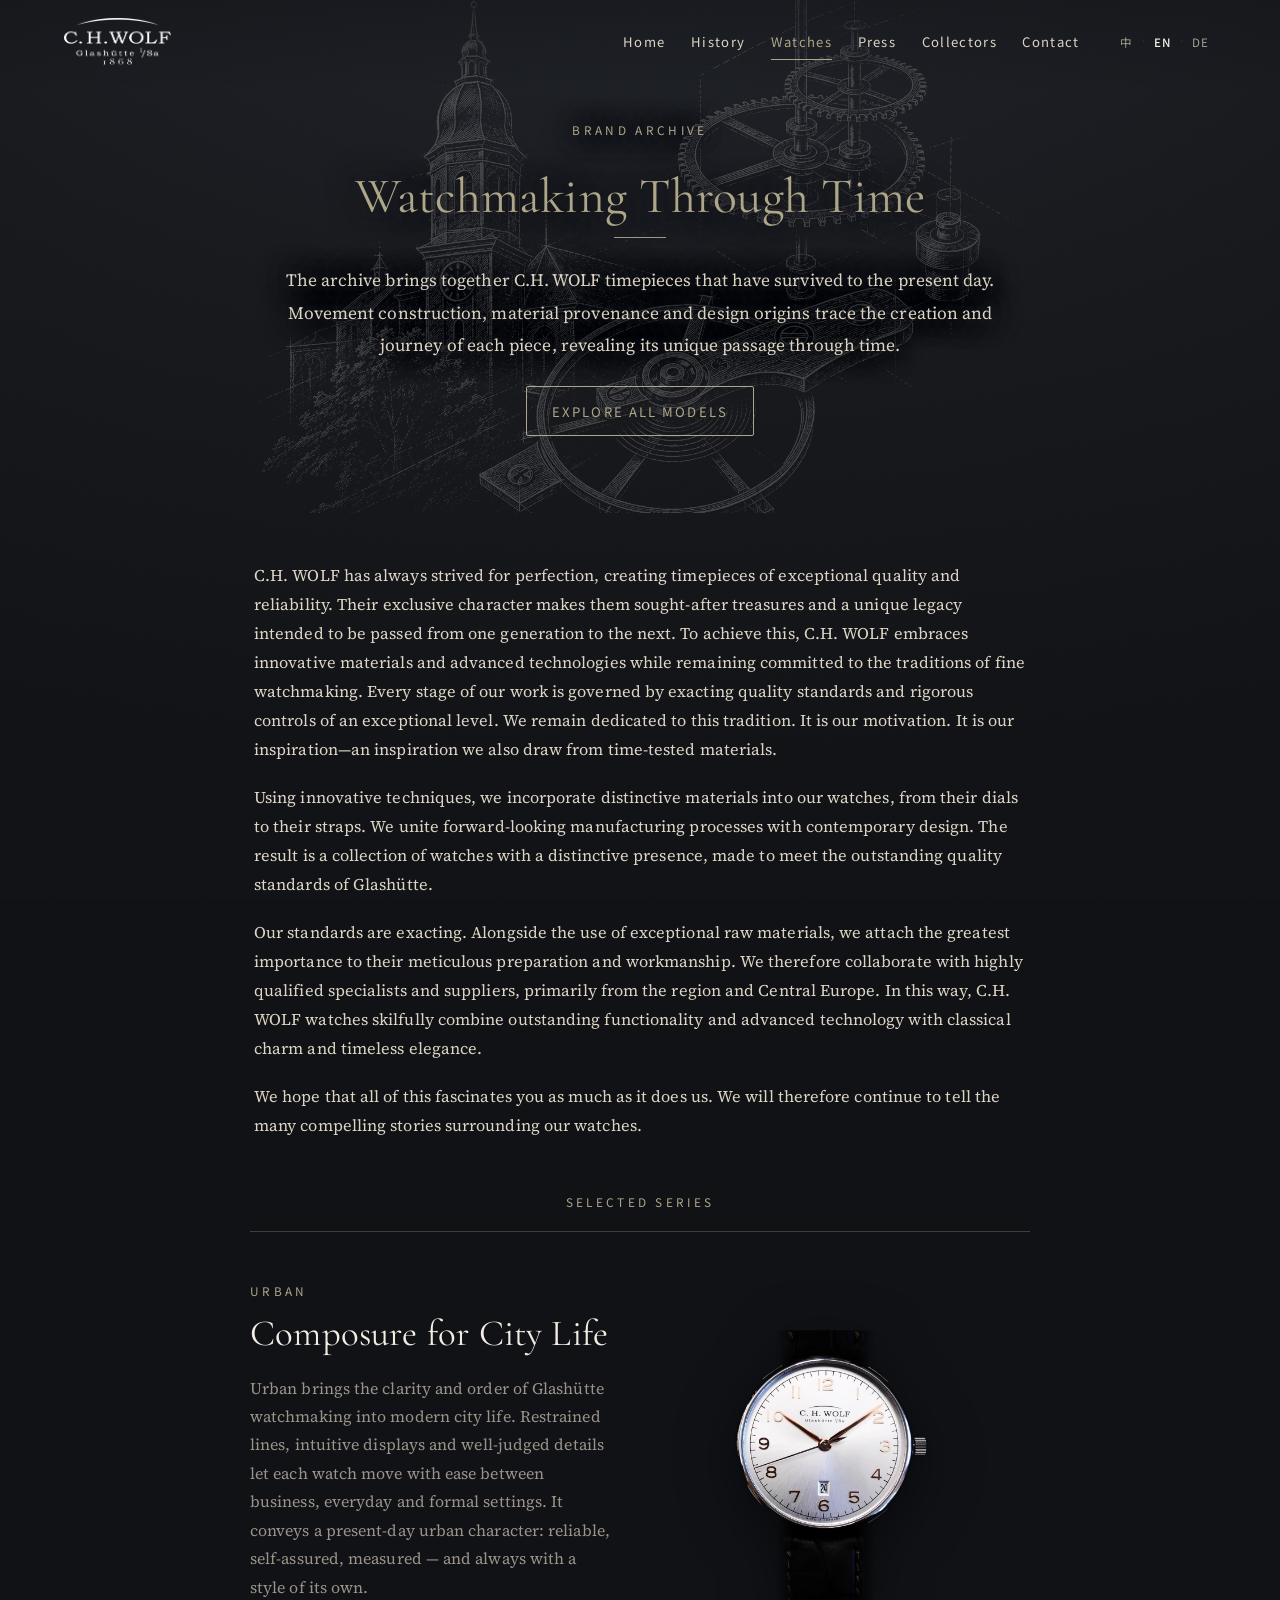
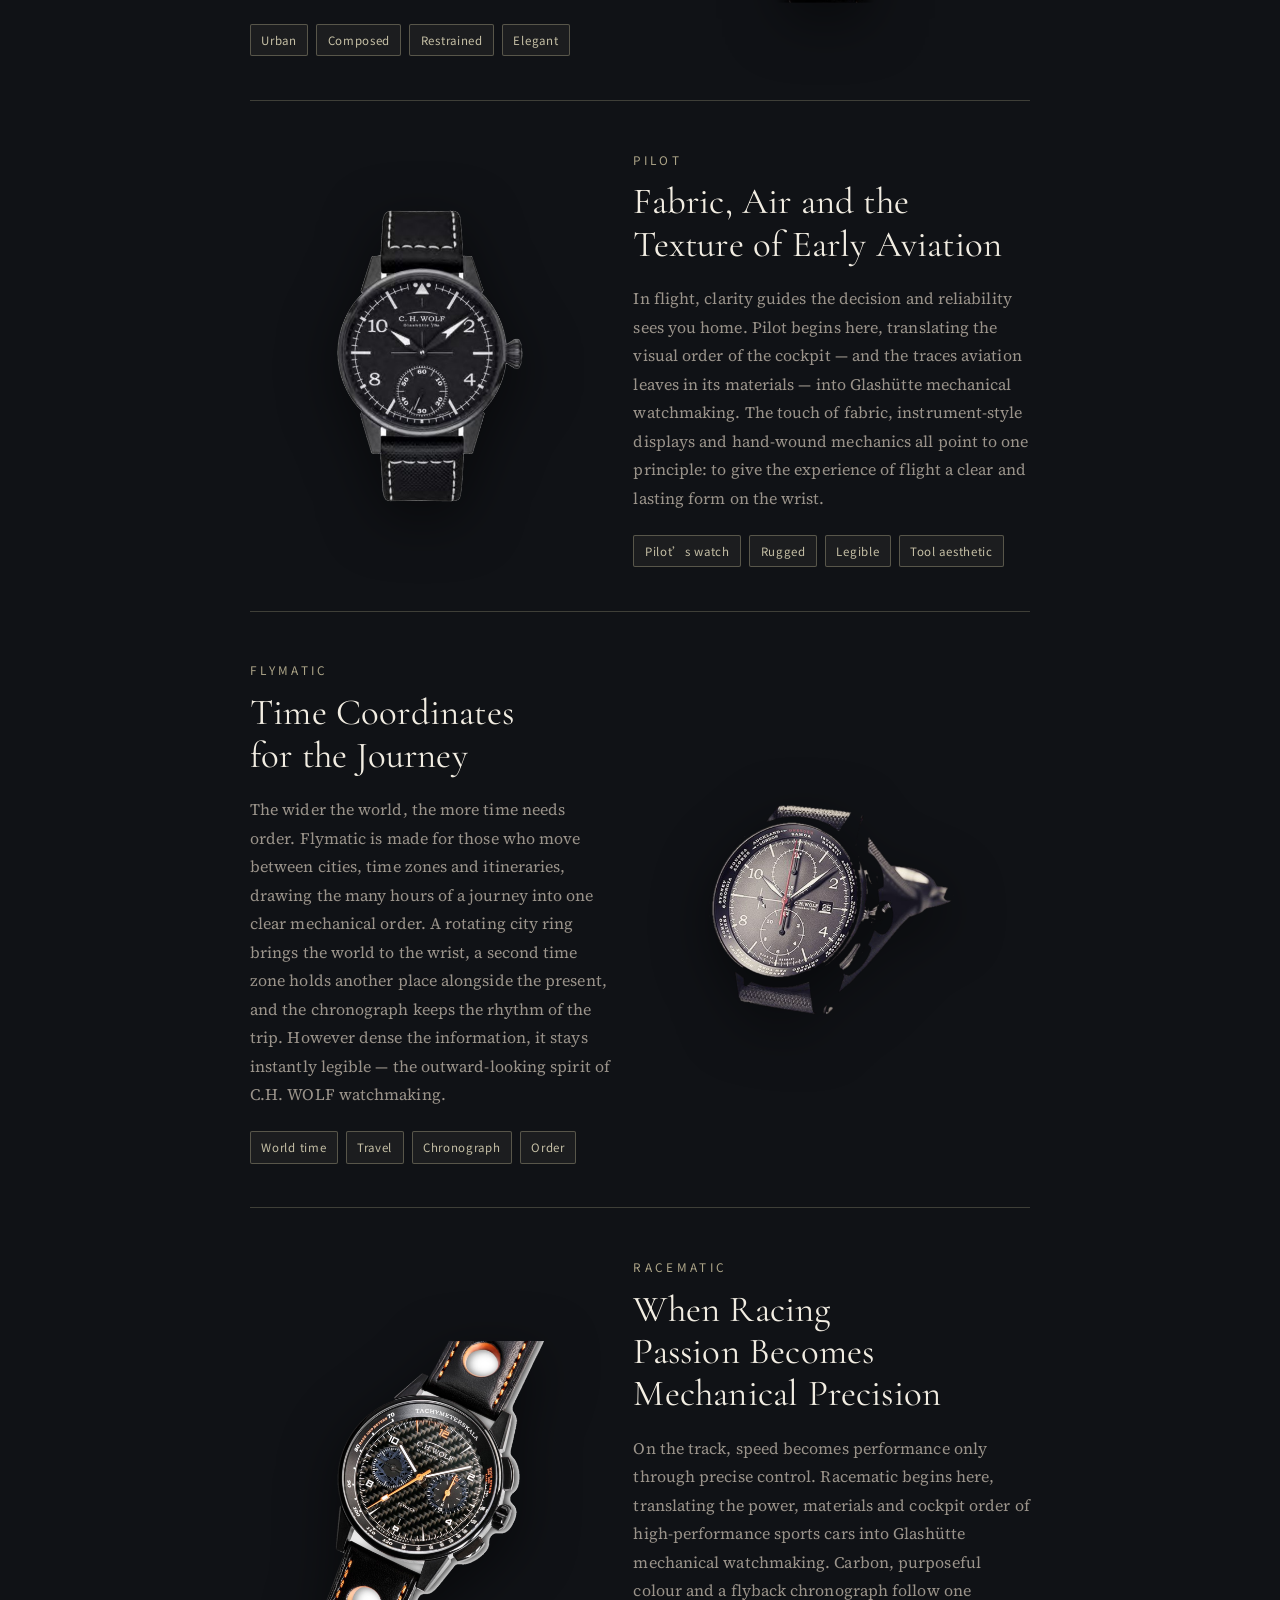
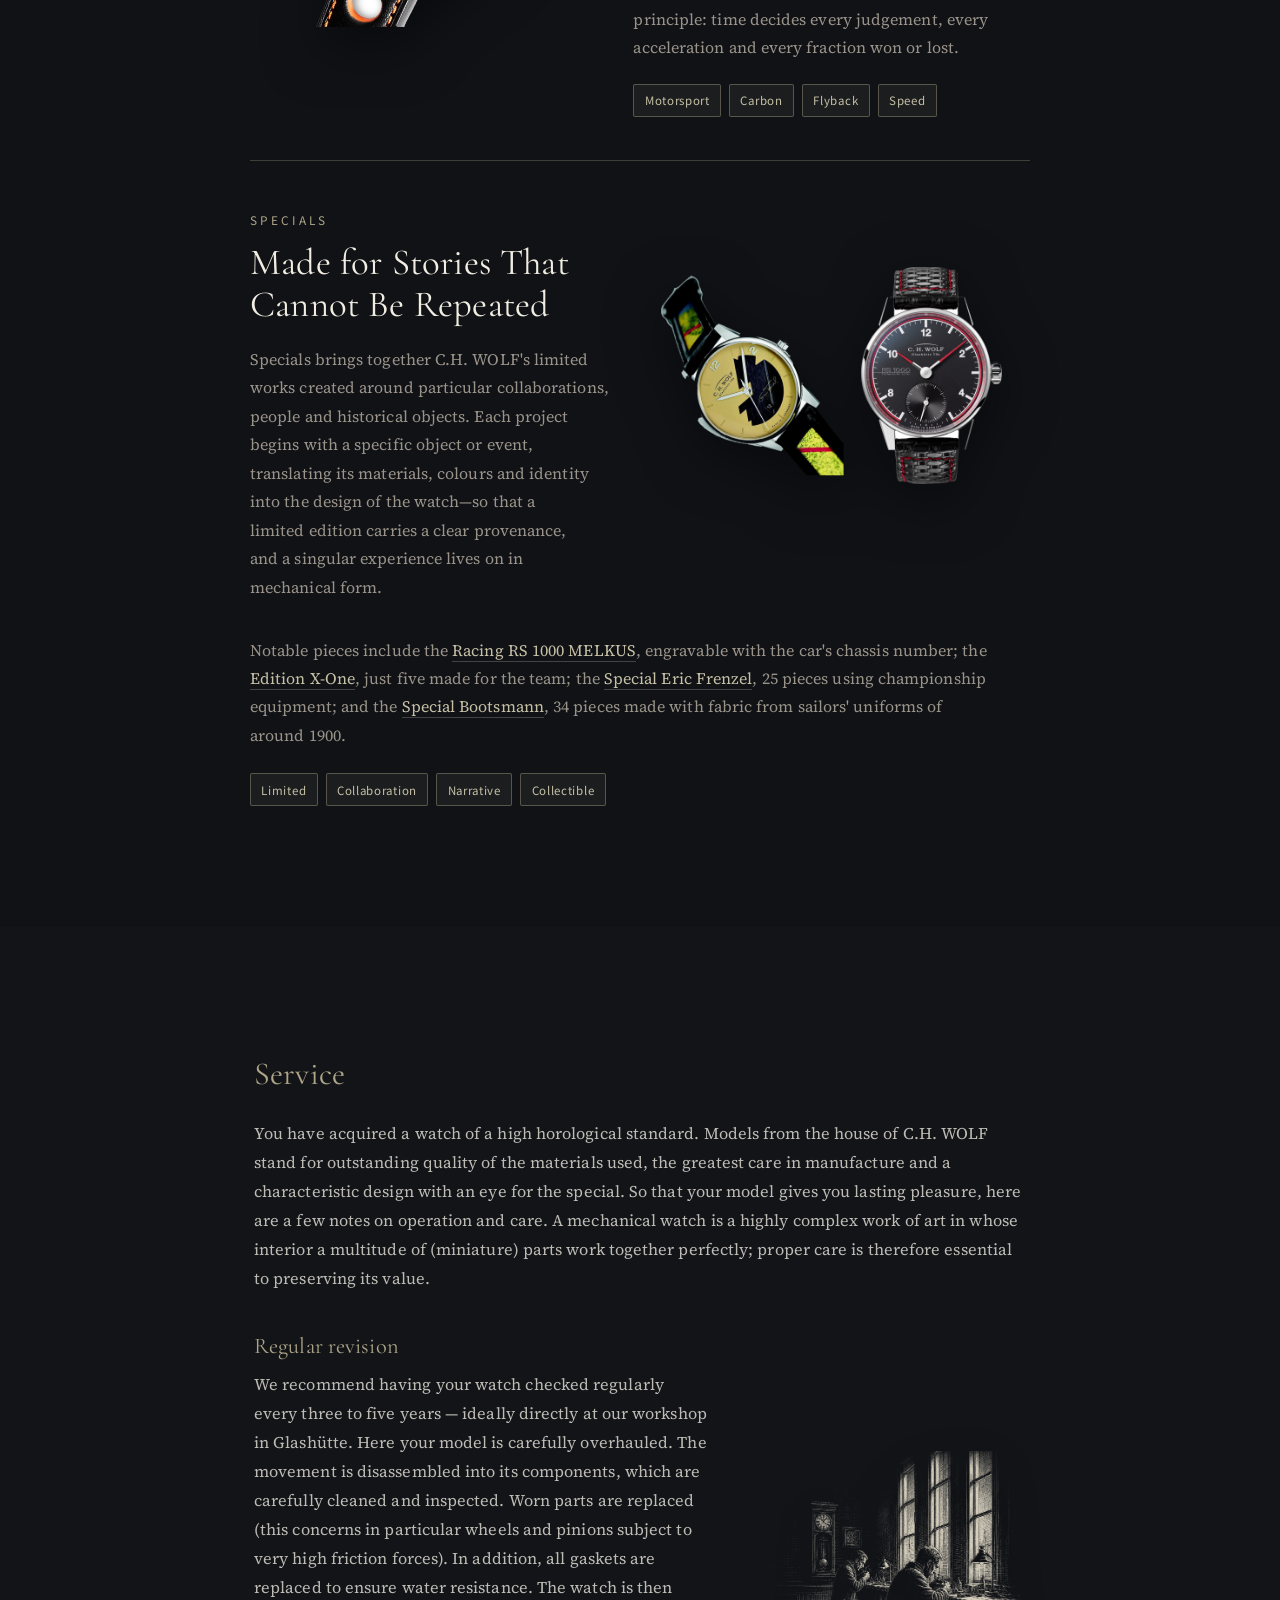
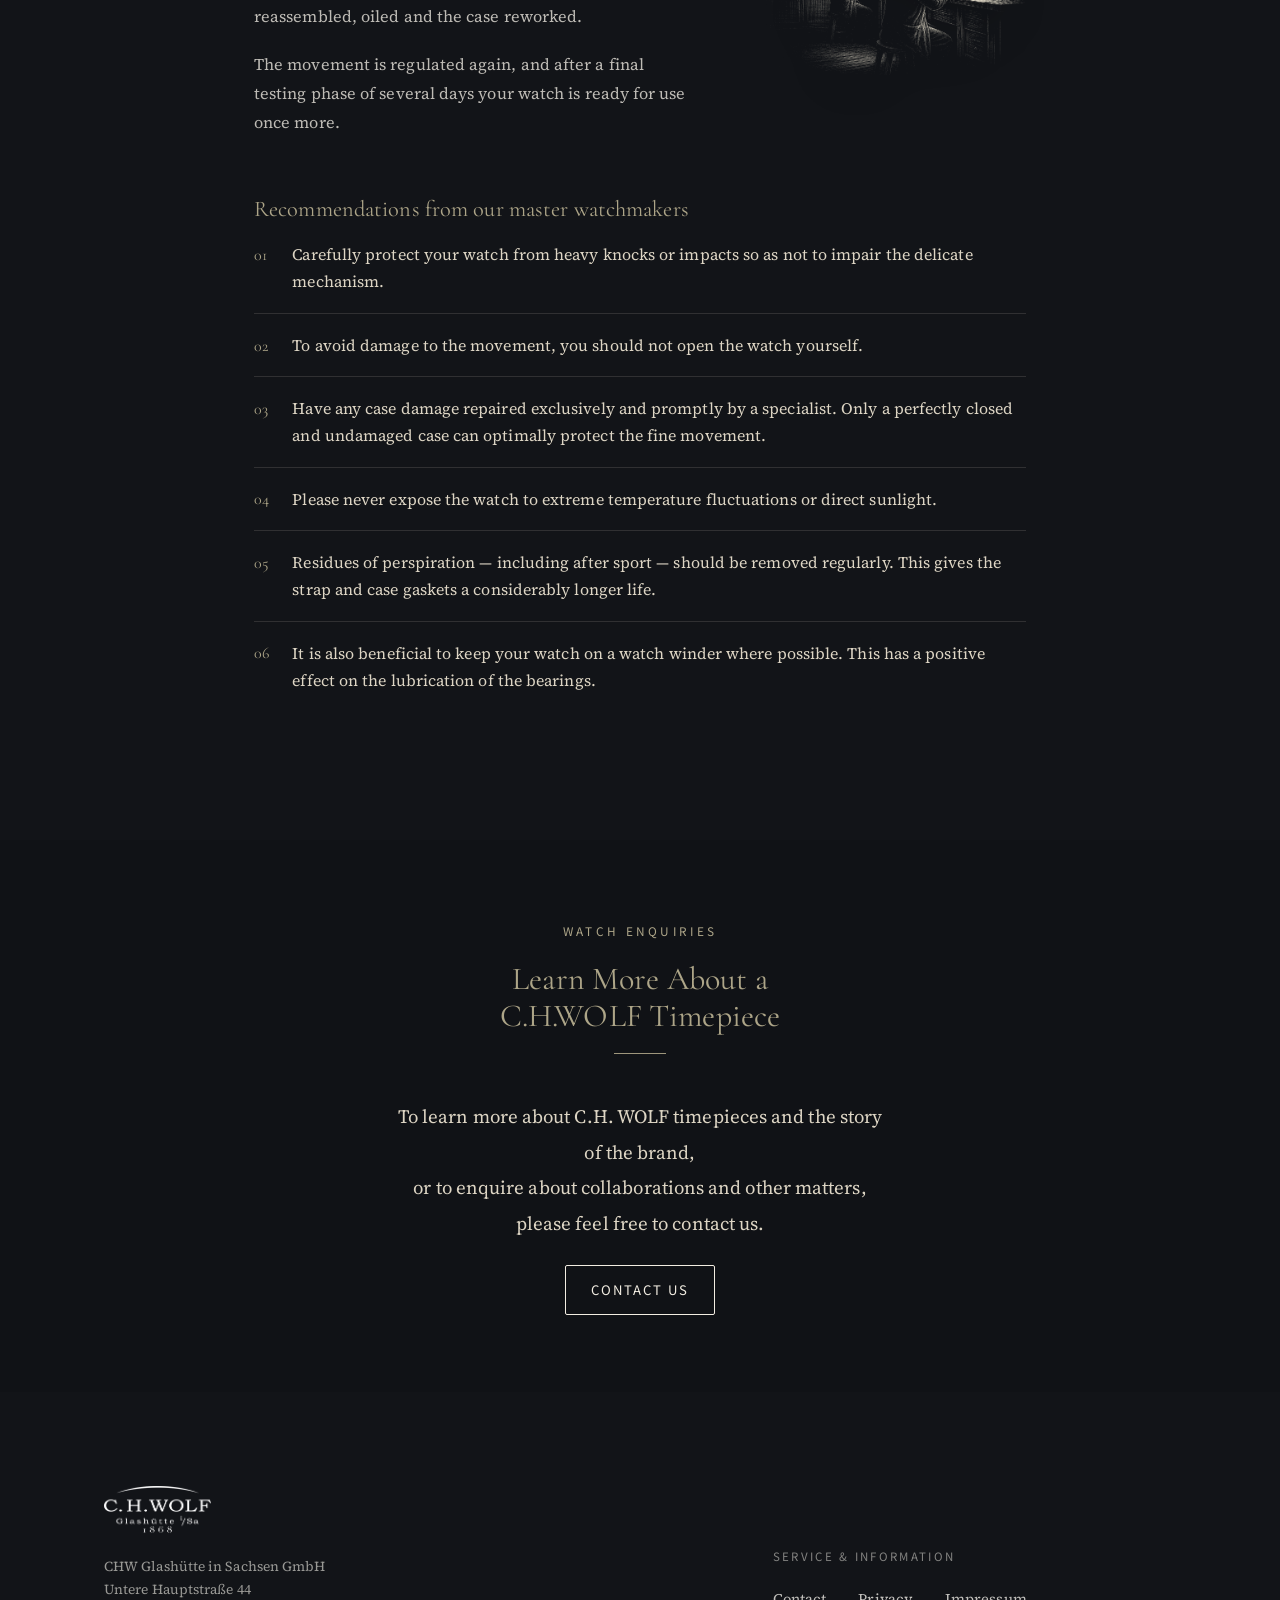
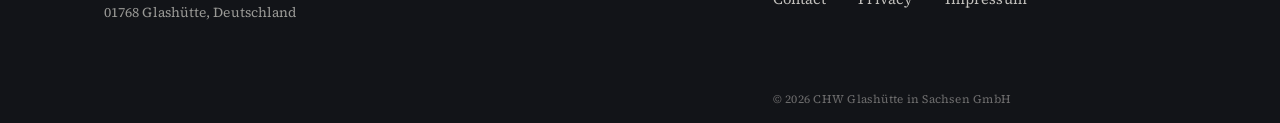
<file: watches.html>
<!DOCTYPE html>
<html lang="zh">
<head>
<meta charset="utf-8">
<meta name="viewport" content="width=device-width, initial-scale=1">
<title>C.H. WOLF · 腕表系列 / Watches & Archive</title>
<meta name="description" content="The watch archive of C.H. WOLF — models, materials and the brand's own commentary. Not a shop.">
<link rel="preconnect" href="https://fonts.googleapis.com">
<link rel="preconnect" href="https://fonts.gstatic.com" crossorigin>
<link rel="stylesheet" href="assets/css/site.css?v=45">
  <link rel="canonical" href="https://chwolf-glashuette.com/watches.html">
  <meta property="og:type" content="website">
  <meta property="og:site_name" content="C.H. WOLF">
  <meta property="og:locale" content="zh_CN">
  <meta property="og:locale:alternate" content="en_US">
  <meta property="og:locale:alternate" content="de_DE">
  <meta property="og:title" content="腕表系列 · C.H. WOLF">
  <meta property="og:description" content="浏览 C.H. WOLF 的腕表系列与保养服务，并进入品牌档案查阅历代型号。">
  <meta property="og:url" content="https://chwolf-glashuette.com/watches.html">
  <meta property="og:image" content="https://chwolf-glashuette.com/assets/img/og-image.jpg">
  <meta property="og:image:width" content="1200">
  <meta property="og:image:height" content="630">
  <meta name="twitter:card" content="summary_large_image">
  <meta name="twitter:title" content="腕表系列 · C.H. WOLF">
  <meta name="twitter:description" content="浏览 C.H. WOLF 的腕表系列与保养服务，并进入品牌档案查阅历代型号。">
  <meta name="twitter:image" content="https://chwolf-glashuette.com/assets/img/og-image.jpg">
  <script type="application/ld+json">{"@context":"https://schema.org","@type":"Organization","name":"C.H. WOLF","legalName":"CHW Glashütte in Sachsen GmbH","url":"https://chwolf-glashuette.com/","logo":"https://chwolf-glashuette.com/assets/img/logo.png","image":"https://chwolf-glashuette.com/assets/img/og-image.jpg","foundingDate":"1868","description":"源自格拉苏蒂的制表名号，创立于 1868 年。以精密机械与有明确来历的材料，制作机械腕表。","address":{"@type":"PostalAddress","streetAddress":"Untere Hauptstraße 44","postalCode":"01768","addressLocality":"Glashütte","addressCountry":"DE"}}</script>
<style>
  /* 系列甄选：整块收窄并居中，图文更紧凑 */
  .watch{padding-block:clamp(24px,3.4vw,50px);gap:clamp(12px,1.8vw,26px);max-width:780px;margin-inline:auto}
  .watch__media img{max-width:86%;margin-inline:auto}
  @media(max-width:720px){ .watch__media img{max-width:58%} }
  /* 正文块：加宽到与下方系列区块（约 780）相近、居中 */
  .narrow.prose{max-width:900px}
  .narrow.prose p{max-width:none;margin-inline:auto}
  /* Specials：图左上、首段并列于右；第二段（代表作品）跨整宽铺开，节省纵向空间 */
  .watch--specials{align-items:start}
  @media(min-width:901px){
    .watch.watch--specials{row-gap:0}   /* 纵向改用 margin 控制，列间距不受影响 */
    .watch.watch--specials .watch__media{order:0;grid-column:2;grid-row:1}
    .watch.watch--specials .watch__body{grid-column:1;grid-row:1}
    .watch.watch--specials .watch__wide{grid-column:1 / -1;grid-row:2;max-width:none;margin-top:1em;margin-bottom:0}
    .watch.watch--specials .watch__tags{grid-column:1 / -1;grid-row:3}
  }
  .watch__tags{margin-top:1.5em}
  .watch__body a,.watch__wide a{color:var(--accent-2);border-bottom:1px solid rgba(199,193,184,.28);transition:color .25s var(--ease)}
  .watch__body a:hover,.watch__wide a:hover{color:var(--accent)}
  /* 题头：教堂线描 + 价值观导语（紧凑，文左图右） */
  .hero-duo{display:grid;grid-template-columns:1fr;gap:clamp(8px,1.5vw,16px);align-items:center;justify-content:center}
  .hero-duo__media img{width:100%;height:auto;max-width:380px;margin-inline:auto;display:block}
  .hero-duo__text .values-intro{font-size:clamp(1.02rem,1.7vw,1.38rem);max-width:300px}
  @media(min-width:820px){
    .hero-duo{grid-template-columns:auto auto;gap:clamp(6px,1vw,20px);justify-content:center}
    .hero-duo__media{order:2}
    .hero-duo__media img{max-width:clamp(300px,30vw,420px)}
  }
  /* 保养服务 · 编号清单 */
  .svc-list{list-style:none;margin:1.2em 0 0;padding:0;counter-reset:svc}
  .svc-list li{position:relative;padding:0 0 1.1em 2.4em;color:var(--ink-soft);font-size:1rem;line-height:1.7}
  .svc-list li::before{counter-increment:svc;content:counter(svc,decimal-leading-zero);position:absolute;left:0;top:.05em;
    font-family:var(--serif);font-size:1rem;color:var(--accent);letter-spacing:.02em}
  .svc-list li:not(:last-child){border-bottom:1px solid var(--hair);margin-bottom:1.1em}
  /* 关键词 chip：内层三语 span 不再单独成框 */
  .spec > span > span{border:none;background:none;padding:0;margin:0;letter-spacing:inherit;text-transform:none;font-size:inherit;color:inherit}
  /* 定期检修：左文右图，间距很小 */
  .svc-revision{display:grid;grid-template-columns:1fr;gap:clamp(8px,1.2vw,14px);align-items:center}
  .svc-revision__img{width:100%;height:auto;max-width:340px;margin:.4em auto 0;display:block;filter:drop-shadow(0 12px 22px rgba(0,0,0,.4))}
  @media(min-width:820px){
    .svc-revision{grid-template-columns:1.45fr 0.95fr;gap:clamp(10px,1.4vw,20px)}
    .svc-revision__img{margin:0;max-width:320px}
  }
  /* 品牌档案入口：教堂线描做淡化底图 + 顶部留白更大 */
  .arch-cta{position:relative;overflow:hidden;padding-top:clamp(60px,9vw,120px);padding-bottom:clamp(48px,6vw,84px)}
  .arch-cta__text{position:relative;z-index:1;max-width:min(840px,94%);margin-inline:auto;text-align:center;
    text-shadow:0 0 34px #1b1c20, 0 0 20px #1b1c20, 0 0 10px #1b1c20}
  .arch-cta__text .btns{justify-content:center}
  .arch-cta__bg{position:absolute;left:50%;top:50%;transform:translate(-50%,-50%);width:min(840px,94%);height:auto;
    opacity:.2;pointer-events:none;z-index:0}
</style>
</head>
<body>

<!-- ===== HEADER ===== -->
<header class="site-head">
  <a class="brand" href="index.html"><img src="assets/img/logo.png" alt="C.H. WOLF · Glashütte" style="height:48px;width:auto;display:block"></a>
  <nav class="nav">
    <a href="index.html"><span data-lang="zh">首页</span><span data-lang="en">Home</span><span data-lang="de">Start</span></a>
    <a href="heritage.html"><span data-lang="zh">品牌历史</span><span data-lang="en">History</span><span data-lang="de">Geschichte</span></a>
    <a href="watches.html" class="active"><span data-lang="zh">腕表系列</span><span data-lang="en">Watches</span><span data-lang="de">Uhren</span></a>
    <a href="press.html"><span data-lang="zh">媒体报道</span><span data-lang="en">Press</span><span data-lang="de">Presse</span></a>
    <a href="collectors.html"><span data-lang="zh">收藏生态</span><span data-lang="en">Collectors</span><span data-lang="de">Sammlerwelt</span></a>
    <a href="contact.html"><span data-lang="zh">联系我们</span><span data-lang="en">Contact</span><span data-lang="de">Kontakt</span></a>
    <div class="lang-switch">
      <button data-set-lang="zh">中</button><span class="sep">·</span>
      <button data-set-lang="en">EN</button><span class="sep">·</span>
      <button data-set-lang="de">DE</button>
    </div>
  </nav>
  <button class="nav-toggle" aria-label="Menu"><span></span><span></span><span></span></button>
</header>

<!-- ===== 品牌档案入口（开屏首块） ===== -->
<section class="arch-cta">
  <div class="narrow reveal arch-cta__text">
    <span class="kicker"><span data-lang="zh">品牌档案</span><span data-lang="en">Brand Archive</span><span data-lang="de">Markenarchiv</span></span>
    <h2 class="h-sub" style="margin:.5em 0 0;font-size:clamp(2rem,4.2vw,3.1rem)"><span data-lang="zh">留存至今的制表篇章</span><span data-lang="en">Watchmaking Through Time</span><span data-lang="de">Uhrmacherkunst im Wandel der Zeit</span></h2>
    <span class="rule" style="display:inline-block;margin:.7em auto 1.1em"></span>
    <p class="muted" style="text-align:center;max-width:none;margin-inline:auto;font-size:clamp(1rem,1.35vw,1.12rem);line-height:1.9;color:var(--ink-soft)">
      <span data-lang="zh">这里以档案的形式呈现 C.H. WOLF 留存至今的腕表。<br>由机芯构造、材料来源与设计缘起出发，<br>追溯每一件作品的诞生与流转，勾勒其独有的时间脉络。</span>
      <span data-lang="en">The archive brings together C.H. WOLF timepieces that have survived to the present day.<br>Movement construction, material provenance and design origins trace the creation and journey of each piece, revealing its unique passage through time.</span>
      <span data-lang="de">Das Archiv versammelt die bis heute erhaltenen Zeitmesser von C.H. WOLF.<br>Uhrwerk, Materialherkunft und Entwurfsgeschichte zeichnen die Entstehung und den Weg jedes einzelnen Stücks nach und machen seine eigene Geschichte im Lauf der Zeit sichtbar.</span>
    </p>
    <div class="btns" style="justify-content:center;margin-top:1.5em">
      <a href="archive.html" class="btn btn--gold"><span data-lang="zh">浏览全部型号</span><span data-lang="en">Explore All Models</span><span data-lang="de">Alle Modelle entdecken</span></a>
    </div>
  </div>
  <img class="arch-cta__bg" src="assets/img/heritage-tower-gears.png" alt="" aria-hidden="true">
</section>


<!-- ===== 品牌正文 ===== -->
<section class="pad-sm" style="padding-top:clamp(28px,4vw,48px);padding-bottom:clamp(4px,1vw,12px)">
  <div class="narrow prose reveal">
    <div data-lang="zh">
      <p>C.H. WOLF 始终追求尽善尽美，致力于制造品质卓越、性能可靠的时计。其独有的个性使每一枚腕表成为备受珍视的珍品，也成为可以代代相传的独特传承。为实现这一目标，C.H. WOLF 在恪守高级制表传统的同时，积极采用创新材料与先进技术。所有生产环节均遵循严格的质量标准，并接受严谨细致的检验。我们始终以这项传统为己任。它推动着我们，也启发着我们。这份灵感同样来自那些历经验证的材料。</p>
      <p>借助创新工艺，我们将特殊材料运用于腕表的不同部位，包括表盘与表带。前沿制造工艺与当代设计由此融为一体，成就富有鲜明个性的腕表，并符合格拉苏蒂卓越的品质标准。</p>
      <p>我们对产品有着很高的要求。除选用不同寻常的原材料外，我们尤其重视特殊材料的精细加工。因此，我们选择与高水平的专业人士及供应商合作，合作伙伴主要来自本地区及中欧。C.H. WOLF 腕表由此将卓越功能、先进技术、经典魅力与隽永优雅巧妙结合。</p>
      <p>我们希望，这一切也能像吸引我们一样令您着迷。今后，我们也将继续讲述更多围绕 C.H. WOLF 腕表展开的精彩故事。</p>
    </div>
    <div data-lang="en">
      <p>C.H. WOLF has always strived for perfection, creating timepieces of exceptional quality and reliability. Their exclusive character makes them sought-after treasures and a unique legacy intended to be passed from one generation to the next. To achieve this, C.H. WOLF embraces innovative materials and advanced technologies while remaining committed to the traditions of fine watchmaking. Every stage of our work is governed by exacting quality standards and rigorous controls of an exceptional level. We remain dedicated to this tradition. It is our motivation. It is our inspiration—an inspiration we also draw from time-tested materials.</p>
      <p>Using innovative techniques, we incorporate distinctive materials into our watches, from their dials to their straps. We unite forward-looking manufacturing processes with contemporary design. The result is a collection of watches with a distinctive presence, made to meet the outstanding quality standards of Glashütte.</p>
      <p>Our standards are exacting. Alongside the use of exceptional raw materials, we attach the greatest importance to their meticulous preparation and workmanship. We therefore collaborate with highly qualified specialists and suppliers, primarily from the region and Central Europe. In this way, C.H. WOLF watches skilfully combine outstanding functionality and advanced technology with classical charm and timeless elegance.</p>
      <p>We hope that all of this fascinates you as much as it does us. We will therefore continue to tell the many compelling stories surrounding our watches.</p>
    </div>
    <div data-lang="de">
      <p>C.H. WOLF strebt seit jeher nach Perfektion und fertigt Zeitmesser von höchster Qualität und Zuverlässigkeit, die durch ihren exklusiven Charakter zu gesuchten Kostbarkeiten werden, zu einem einzigartigen Vermächtnis, das von einer Generation an die nächste überreicht werden soll. Zu diesem Zweck setzt C.H. WOLF auf innovative Materialien und neuartige Spitzentechnologien, ohne die Traditionen der hohen Uhrmacherkunst zu vernachlässigen. Alle Tätigkeiten stehen unter der Ägide strenger Qualitätskriterien und rigoroser Kontrollen, die ihresgleichen suchen. Dieser Tradition fühlen wir uns verpflichtet. Das ist unser Ansporn. Das ist unsere Inspiration. Eine Inspiration, die wir auch aus bewährten Materialien schöpfen.</p>
      <p>Mittels innovativer Techniken bringen wir besondere Materialien an unsere Uhren, auf Zifferblätter und in die Armbänder. Wir vereinen zukunftsweisende Herstellungsverfahren mit zeitgemäßem Design. So entstehen Uhren mit Charisma, die dem herausragenden Glashütter Qualitätsstandard gerecht werden.</p>
      <p>Unsere Ansprüche sind hoch: Neben der Verwendung außergewöhnlicher Rohstoffe legen wir größten Wert auf die sorgfältige Verarbeitung der speziellen Materialien. Daher setzen wir auf die Zusammenarbeit mit hochqualifizierten Spezialisten und Zulieferern vornehmlich aus der Region und Mitteleuropa. Die Uhren aus dem Haus C. H. Wolf vereinen so auf gekonnte Art und Weise exzellente Funktionalität und neueste Technologien mit klassischem Charme und zeitloser Eleganz.</p>
      <p>Wir hoffen, all das fasziniert Sie ebenso wie uns. Und so werden wir auch weiterhin viele interessante Geschichten rund um unsere Uhren erzählen.</p>
    </div>
  </div>
</section>

<!-- ===== 3.3 历史型号 ARCHIVE ===== -->
<section class="pad-sm" style="padding-top:clamp(6px,1.4vw,16px)">
  <div class="wrap">
    <div class="center reveal" style="margin-bottom:1em">
      <span class="kicker"><span data-lang="zh">系列甄选</span><span data-lang="en">Selected series</span><span data-lang="de">Ausgewählte Serien</span></span>
    </div>

    <!-- Urban -->
    <article class="watch reveal">
      <div class="watch__media"><img class="ratio-1" src="assets/img/products/series/urban.png" alt="Urban" loading="lazy" style="width:100%;object-fit:contain;display:block;filter:drop-shadow(0 16px 28px rgba(0,0,0,.5))"></div>
      <div class="watch__body">
        <span class="kicker">Urban</span>
        <h3><span data-lang="zh">城市生活的从容秩序</span><span data-lang="en">Composure for City Life</span><span data-lang="de">Souveränität für das Stadtleben</span></h3>
        <p class="muted">
          <span data-lang="zh">Urban 把格拉苏蒂制表的清晰与秩序带入现代城市生活。克制的线条、直观的显示与恰到好处的细节，让腕表在商务、日常与正式场合之间从容切换。它传递的是一种面向当下的城市气质：可靠、自信、懂得分寸，也始终保有自己的风格。</span>
          <span data-lang="en">Urban brings the clarity and order of Glashütte watchmaking into modern city life. Restrained lines, intuitive displays and well-judged details let each watch move with ease between business, everyday and formal settings. It conveys a present-day urban character: reliable, self-assured, measured — and always with a style of its own.</span>
          <span data-lang="de">Urban bringt die Klarheit und Ordnung der Glashütter Uhrmacherei in das moderne Stadtleben. Reduzierte Linien, intuitiv ablesbare Anzeigen und wohldosierte Details lassen jede Uhr mühelos zwischen Beruf, Alltag und formellen Anlässen wechseln. So entsteht ein zeitgemäßer urbaner Charakter: verlässlich, selbstbewusst, mit Sinn für das rechte Maß – und stets mit einer eigenen Handschrift.</span>
        </p>
        <div class="spec"><span><span data-lang="zh">都市</span><span data-lang="en">Urban</span><span data-lang="de">Urban</span></span><span><span data-lang="zh">从容</span><span data-lang="en">Composed</span><span data-lang="de">Souverän</span></span><span><span data-lang="zh">克制</span><span data-lang="en">Restrained</span><span data-lang="de">Zurückhaltend</span></span><span><span data-lang="zh">优雅</span><span data-lang="en">Elegant</span><span data-lang="de">Elegant</span></span></div>
      </div>
    </article>

    <!-- Pilot -->
    <article class="watch reveal">
      <div class="watch__media"><img class="ratio-1" src="assets/img/products/series/pilot.png" alt="Pilot" loading="lazy" style="width:100%;object-fit:contain;display:block;filter:drop-shadow(0 16px 28px rgba(0,0,0,.5))"></div>
      <div class="watch__body">
        <span class="kicker">Pilot</span>
        <h3><span data-lang="zh">织物、空气与早期航空的质感</span><span data-lang="en">Fabric, Air and the Texture of Early Aviation</span><span data-lang="de">Stoff, Luft und die Haptik der frühen Luftfahrt</span></h3>
        <p class="muted">
          <span data-lang="zh">在飞行中，清晰关乎判断，可靠关乎抵达。Pilot 从这一理念出发，将驾驶舱的视觉秩序，与航空世界留在材料中的痕迹，一同转译为格拉苏蒂机械制表。织物的触感、仪表式显示与手动上链机械指向同一个原则：让飞行的经验，在腕间获得清晰而持久的形态。</span>
          <span data-lang="en">In flight, clarity guides the decision and reliability sees you home. Pilot begins here, translating the visual order of the cockpit — and the traces aviation leaves in its materials — into Glashütte mechanical watchmaking. The touch of fabric, instrument-style displays and hand-wound mechanics all point to one principle: to give the experience of flight a clear and lasting form on the wrist.</span>
          <span data-lang="de">Im Flug entscheidet Klarheit, und Zuverlässigkeit bringt ans Ziel. Pilot setzt hier an und übersetzt die visuelle Ordnung des Cockpits – und die Spuren, die die Luftfahrt in ihren Materialien hinterlässt – in Glashütter Mechanik. Die Haptik des Stoffs, instrumentelle Anzeigen und Handaufzug folgen einem Prinzip: der Erfahrung des Fliegens am Handgelenk eine klare und dauerhafte Form zu geben.</span>
        </p>
        <div class="spec"><span><span data-lang="zh">飞行员表</span><span data-lang="en">Pilot’s watch</span><span data-lang="de">Fliegeruhr</span></span><span><span data-lang="zh">硬朗</span><span data-lang="en">Rugged</span><span data-lang="de">Markant</span></span><span><span data-lang="zh">清晰易读</span><span data-lang="en">Legible</span><span data-lang="de">Ablesbar</span></span><span><span data-lang="zh">工具美学</span><span data-lang="en">Tool aesthetic</span><span data-lang="de">Werkzeug-Ästhetik</span></span></div>      </div>
    </article>

    <!-- Flymatic -->
    <article class="watch reveal">
      <div class="watch__media"><img class="ratio-1" src="assets/img/products/series/flymatic.png" alt="Flymatic Chrono" loading="lazy" style="width:100%;object-fit:contain;display:block;filter:drop-shadow(0 16px 28px rgba(0,0,0,.5))"></div>
      <div class="watch__body">
        <span class="kicker">Flymatic</span>
        <h3><span data-lang="zh">为远行建立时间坐标</span><span data-lang="en">Time Coordinates for the Journey</span><span data-lang="de">Zeitkoordinaten für die weite Reise</span></h3>
        <p class="muted">
          <span data-lang="zh">世界越大，时间越需要秩序。Flymatic 为穿行于城市、时区与行程之间的人而作，将旅途中的多重时间收拢为清晰的机械秩序。旋转城市环把世界带到腕间，第二时区让彼处与此刻并存，计时装置记录旅程的节奏；再密集的信息，也始终一目了然——这正是 C.H. WOLF 面向世界的制表态度。</span>
          <span data-lang="en">The wider the world, the more time needs order. Flymatic is made for those who move between cities, time zones and itineraries, drawing the many hours of a journey into one clear mechanical order. A rotating city ring brings the world to the wrist, a second time zone holds another place alongside the present, and the chronograph keeps the rhythm of the trip. However dense the information, it stays instantly legible — the outward-looking spirit of C.H. WOLF watchmaking.</span>
          <span data-lang="de">Je größer die Welt, desto mehr braucht die Zeit Ordnung. Flymatic ist für Menschen gemacht, die zwischen Städten, Zeitzonen und Reiseplänen unterwegs sind, und fasst die vielen Zeiten einer Reise zu einer klaren mechanischen Ordnung zusammen. Ein drehbarer Städtering holt die Welt ans Handgelenk, eine zweite Zeitzone hält einen anderen Ort neben der Gegenwart präsent, und der Chronograph bewahrt den Rhythmus der Reise. So dicht die Informationen auch sind – sie bleiben unmittelbar ablesbar: die weltoffene Haltung der Uhrmacherkunst von C.H. WOLF.</span>
        </p>
        <div class="spec"><span><span data-lang="zh">世界时</span><span data-lang="en">World time</span><span data-lang="de">Weltzeit</span></span><span><span data-lang="zh">旅行</span><span data-lang="en">Travel</span><span data-lang="de">Reise</span></span><span><span data-lang="zh">计时</span><span data-lang="en">Chronograph</span><span data-lang="de">Chronograph</span></span><span><span data-lang="zh">秩序</span><span data-lang="en">Order</span><span data-lang="de">Ordnung</span></span></div>
      </div>
    </article>

    <!-- Racematic -->
    <article class="watch reveal">
      <div class="watch__media"><img class="ratio-1" src="assets/img/products/series/racematic.png" alt="Racematic" loading="lazy" style="width:100%;object-fit:contain;display:block;filter:drop-shadow(0 16px 28px rgba(0,0,0,.5))"></div>
      <div class="watch__body">
        <span class="kicker">Racematic</span>
        <h3><span data-lang="zh">当赛道激情化为机械精度</span><span data-lang="en">When Racing Passion Becomes Mechanical Precision</span><span data-lang="de">Wenn Rennsport-Leidenschaft zu mechanischer Präzision wird</span></h3>
        <p class="muted">
          <span data-lang="zh">在赛道上，速度唯有经过精准掌控，才成为性能。Racematic 从这一理念出发，将高性能跑车的力量、材料与座舱秩序，转译为格拉苏蒂机械制表。碳纤维、功能性色彩与飞返计时遵循同一原则：时间决定每一次判断、每一次加速，以及每一个瞬间的得与失。</span>
          <span data-lang="en">On the track, speed becomes performance only through precise control. Racematic begins here, translating the power, materials and cockpit order of high-performance sports cars into Glashütte mechanical watchmaking. Carbon, purposeful colour and a flyback chronograph follow one principle: time decides every judgement, every acceleration and every fraction won or lost.</span>
          <span data-lang="de">Auf der Strecke wird Geschwindigkeit erst durch präzise Kontrolle zur Leistung. Racematic setzt hier an und übersetzt die Kraft, die Materialien und die Cockpit-Ordnung leistungsstarker Sportwagen in Glashütter Mechanik. Carbon, funktionale Farbe und ein Flyback-Chronograph folgen einem Prinzip: Die Zeit entscheidet über jede Einschätzung, jede Beschleunigung und jeden gewonnenen oder verlorenen Augenblick.</span>
        </p>
        <div class="spec"><span><span data-lang="zh">赛车</span><span data-lang="en">Motorsport</span><span data-lang="de">Rennsport</span></span><span><span data-lang="zh">碳纤维</span><span data-lang="en">Carbon</span><span data-lang="de">Carbon</span></span><span><span data-lang="zh">飞返计时</span><span data-lang="en">Flyback</span><span data-lang="de">Flyback</span></span><span><span data-lang="zh">速度</span><span data-lang="en">Speed</span><span data-lang="de">Geschwindigkeit</span></span></div>
      </div>
    </article>

    <!-- Specials -->
    <article class="watch watch--specials reveal">
      <div class="watch__media"><img class="ratio-1" src="assets/img/products/series/specials.png" alt="Specials" loading="lazy" style="width:100%;object-fit:contain;display:block;filter:drop-shadow(0 16px 28px rgba(0,0,0,.5))"></div>
      <div class="watch__body">
        <span class="kicker">Specials</span>
        <h3><span data-lang="zh">为不可复制的故事而作</span><span data-lang="en">Made for Stories That Cannot Be Repeated</span><span data-lang="de">Für Geschichten, die sich nicht wiederholen lassen</span></h3>
        <p class="muted">
          <span data-lang="zh">Specials 汇集 C.H.WOLF 围绕特定合作、人物与历史对象创作的限量作品。每个项目都从一个明确的对象或事件出发，将相关的材料、色彩与身份转译为腕表设计，使限量拥有清晰的来源，也让独特经历以机械形式继续存在。</span>
          <span data-lang="en">Specials brings together C.H. WOLF's limited works created around particular collaborations, people and historical objects. Each project begins with a specific object or event, translating its materials, colours and identity into the design of the watch—so that a limited edition carries a clear provenance, and a singular experience lives on in mechanical form.</span>
          <span data-lang="de">Specials vereint die limitierten Arbeiten von C.H. WOLF, die rund um bestimmte Kooperationen, Persönlichkeiten und historische Objekte entstehen. Jedes Projekt geht von einem konkreten Objekt oder Ereignis aus und übersetzt dessen Materialien, Farben und Identität in die Gestaltung der Uhr – so erhält die Limitierung eine klare Herkunft, und eine einzigartige Erfahrung besteht in mechanischer Form fort.</span>
        </p>
      </div>
      <p class="muted watch__wide">
        <span data-lang="zh">代表作品包括可镌刻车辆编号的 <a href="https://www.watchlounge.com/c-h-wolf-racing-rs-1000-melkus-denkmal-fuer-den-ddr-ferrari/" target="_blank" rel="noopener">Racing RS 1000 MELKUS</a>、仅为车队制作 5 枚的 <a href="https://web.archive.org/web/*/https://www.c-h-wolf.de/kollektion/specials/edition-x-one/a-145/" target="_blank" rel="noopener">Edition X-One</a>、采用夺冠装备制作的 25 枚 <a href="https://manufaktuhr.info/?p=2267" target="_blank" rel="noopener">Special Eric Frenzel</a>，以及使用约 1900 年水手制服织物、限量 34 枚的 <a href="https://www.instagram.com/p/_jqX-MQzl7/" target="_blank" rel="noopener">Special Bootsmann</a>。</span>
        <span data-lang="en">Notable pieces include the <a href="https://www.watchlounge.com/c-h-wolf-racing-rs-1000-melkus-denkmal-fuer-den-ddr-ferrari/" target="_blank" rel="noopener">Racing RS 1000 MELKUS</a>, engravable with the car's chassis number; the <a href="https://web.archive.org/web/*/https://www.c-h-wolf.de/kollektion/specials/edition-x-one/a-145/" target="_blank" rel="noopener">Edition X-One</a>, just five made for the team; the <a href="https://manufaktuhr.info/?p=2267" target="_blank" rel="noopener">Special Eric Frenzel</a>, 25 pieces using championship equipment; and the <a href="https://www.instagram.com/p/_jqX-MQzl7/" target="_blank" rel="noopener">Special Bootsmann</a>, 34 pieces made with fabric from sailors' uniforms of around 1900.</span>
        <span data-lang="de">Zu den herausragenden Stücken zählen die <a href="https://www.watchlounge.com/c-h-wolf-racing-rs-1000-melkus-denkmal-fuer-den-ddr-ferrari/" target="_blank" rel="noopener">Racing RS 1000 MELKUS</a>, gravierbar mit der Fahrgestellnummer des Wagens; die <a href="https://web.archive.org/web/*/https://www.c-h-wolf.de/kollektion/specials/edition-x-one/a-145/" target="_blank" rel="noopener">Edition X-One</a>, nur fünf Exemplare für das Team; der <a href="https://manufaktuhr.info/?p=2267" target="_blank" rel="noopener">Special Eric Frenzel</a>, 25 Stück aus der Siegerausrüstung; sowie der <a href="https://www.instagram.com/p/_jqX-MQzl7/" target="_blank" rel="noopener">Special Bootsmann</a>, 34 Exemplare aus dem Stoff von Matrosenuniformen um 1900.</span>
      </p>
      <div class="spec watch__tags"><span><span data-lang="zh">限量</span><span data-lang="en">Limited</span><span data-lang="de">Limitiert</span></span><span><span data-lang="zh">联名</span><span data-lang="en">Collaboration</span><span data-lang="de">Kooperation</span></span><span><span data-lang="zh">故事</span><span data-lang="en">Narrative</span><span data-lang="de">Erzählung</span></span><span><span data-lang="zh">收藏</span><span data-lang="en">Collectible</span><span data-lang="de">Sammlerstück</span></span></div>
    </article>

  </div>
</section>

<!-- ===== 保养与服务 ===== -->
<section class="pad dark" id="service">
  <div class="narrow prose reveal">
    <h2 class="h-sec" style="margin:0 0 .8em;font-size:clamp(1.5rem,2.9vw,2rem)"><span data-lang="zh">保养服务</span><span data-lang="en">Service</span><span data-lang="de">Service</span></h2>

    <div data-lang="zh"><p>您购得的是一枚制表水准很高的腕表。C.H. WOLF 的作品代表着所用材料的出众品质、制造中的极致用心，以及别具眼光的鲜明设计。为了让这枚腕表长久相伴，这里提供一些关于使用与保养的建议。机械腕表是一件高度精密的艺术品，其内部由大量（微小）零件完美协作；因此，正确的保养对于保值至关重要。</p></div>
    <div data-lang="en"><p>You have acquired a watch of a high horological standard. Models from the house of C.H. WOLF stand for outstanding quality of the materials used, the greatest care in manufacture and a characteristic design with an eye for the special. So that your model gives you lasting pleasure, here are a few notes on operation and care. A mechanical watch is a highly complex work of art in whose interior a multitude of (miniature) parts work together perfectly; proper care is therefore essential to preserving its value.</p></div>
    <div data-lang="de"><p>Sie haben eine Uhr von hohem uhrmacherischem Niveau erworben. Modelle aus dem Haus C.H. WOLF stehen für eine herausragende Qualität der verarbeiteten Materialien, größte Sorgfalt in der Fertigung und charakteristisches Design mit Blick fürs Besondere. Damit Ihnen Ihr Modell lange Freude bereitet, finden Sie an dieser Stelle einige Hinweise zu Bedienung und Pflege. Eine mechanische Uhr ist ein hochkompliziertes Kunstwerk, in dessen Inneren eine Vielzahl von (Kleinst-)Teilen perfekt zusammenarbeiten. Für den Werterhalt ist daher die richtige Pflege unerlässlich.</p></div>

    <h3 style="font-family:var(--serif);font-size:1.4rem;margin:1.8em 0 .5em"><span data-lang="zh">定期检修</span><span data-lang="en">Regular revision</span><span data-lang="de">Regelmäßige Revision</span></h3>
    <div class="svc-revision">
      <div class="svc-revision__text">
        <div data-lang="zh"><p>我们建议您每三到五年定期检查一次腕表——最好直接在我们位于格拉苏蒂的工坊进行。您的腕表将在此得到细致检修：机芯被拆解为各个部件，逐一仔细清洁与检查；磨损的零件会被更换（尤其是承受很高摩擦力的齿轮与轴榫）；所有密封件也会更换，以确保防水性能。随后重新组装、上油，并对表壳进行修整。</p><p>机芯将被重新调校；经过数日的最终检测阶段后，您的腕表便可再次投入佩戴。</p></div>
        <div data-lang="en"><p>We recommend having your watch checked regularly every three to five years — ideally directly at our workshop in Glashütte. Here your model is carefully overhauled. The movement is disassembled into its components, which are carefully cleaned and inspected. Worn parts are replaced (this concerns in particular wheels and pinions subject to very high friction forces). In addition, all gaskets are replaced to ensure water resistance. The watch is then reassembled, oiled and the case reworked.</p><p>The movement is regulated again, and after a final testing phase of several days your watch is ready for use once more.</p></div>
        <div data-lang="de"><p>Wir empfehlen Ihnen, Ihre Uhr regelmäßig alle drei bis fünf Jahre nachsehen zu lassen – am besten direkt in unserem Werk in Glashütte. Hier wird Ihr Modell sorgfältig revidiert. Das Uhrwerk wird in seine Bestandteile zerlegt und diese sorgsam gereinigt und kontrolliert. Verschlissene Teile werden ausgetauscht (dies betrifft insbesondere Räder und Zapfen, auf die sehr hohe Reibungskräfte einwirken). Außerdem werden sämtliche Dichtungen ersetzt, um die Wasserdichtigkeit zu gewährleisten. Danach wird die Uhr wieder zusammengebaut, geölt, das Gehäuse aufgearbeitet.</p><p>Das Werk wird erneut reguliert und nach einer abschließenden mehrtägigen Prüfungsphase ist Ihre Uhr wieder einsatzbereit.</p></div>
      </div>
      <img class="svc-revision__img" src="assets/img/workshop-window.png" alt="" loading="lazy">
    </div>

    <h3 style="font-family:var(--serif);font-size:1.4rem;margin:1.8em 0 .5em"><span data-lang="zh">制表师的建议</span><span data-lang="en">Recommendations from our master watchmakers</span><span data-lang="de">Empfehlungen unserer Uhrmachermeister</span></h3>
    <ol class="svc-list">
      <li><span data-lang="zh">请小心保护腕表，避免重击或碰撞，以免影响精密的机械结构。</span><span data-lang="en">Carefully protect your watch from heavy knocks or impacts so as not to impair the delicate mechanism.</span><span data-lang="de">Schützen Sie Ihre Uhr sorgfältig vor groben Schlägen oder Stößen, um die empfindliche Mechanik nicht zu beeinträchtigen.</span></li>
      <li><span data-lang="zh">为避免损坏机芯，请勿自行打开腕表。</span><span data-lang="en">To avoid damage to the movement, you should not open the watch yourself.</span><span data-lang="de">Um Schäden am Uhrwerk zu vermeiden, sollten Sie die Uhr nicht selbst öffnen.</span></li>
      <li><span data-lang="zh">表壳若有损伤，请仅交由专业人员及时修复。只有完好密闭、未受损的表壳，才能最佳地保护精细的机芯。</span><span data-lang="en">Have any case damage repaired exclusively and promptly by a specialist. Only a perfectly closed and undamaged case can optimally protect the fine movement.</span><span data-lang="de">Lassen Sie Gehäuseschäden ausschließlich und umgehend vom Fachmann beheben. Nur ein perfekt verschlossenes und unbeschädigtes Gehäuse kann das feine Uhrwerk optimal schützen.</span></li>
      <li><span data-lang="zh">请勿将腕表置于极端温差或阳光直射之下。</span><span data-lang="en">Please never expose the watch to extreme temperature fluctuations or direct sunlight.</span><span data-lang="de">Setzen Sie die Uhr bitte niemals extremen Temperaturschwankungen oder direkter Sonneneinstrahlung aus.</span></li>
      <li><span data-lang="zh">汗液残留（尤其运动后）应定期清除，这能显著延长表带与表壳密封件的使用寿命。</span><span data-lang="en">Residues of perspiration — including after sport — should be removed regularly. This gives the strap and case gaskets a considerably longer life.</span><span data-lang="de">Rückstände von Schweiß – auch nach dem Sport – sollten regelmäßig entfernt werden. So haben Armband und Gehäusedichtungen eine wesentlich längere Lebensdauer.</span></li>
      <li><span data-lang="zh">条件允许时，将腕表存放于转表器（Uhrenbeweger）上也有益处，有助于轴承的润滑。</span><span data-lang="en">It is also beneficial to keep your watch on a watch winder where possible. This has a positive effect on the lubrication of the bearings.</span><span data-lang="de">Ebenfalls günstig wirkt es sich aus, wenn Sie Ihre Uhr nach Möglichkeit auf einem Uhrenbeweger aufbewahren. Dies hat einen positiven Effekt auf die Schmierung der Lager.</span></li>
    </ol>

  </div>
</section>

<!-- ===== 腕表咨询 ===== -->
<section class="pad-sm">
  <div class="narrow center reveal" style="max-width:620px">
    <span class="kicker"><span data-lang="zh">腕表咨询</span><span data-lang="en">Watch Enquiries</span><span data-lang="de">Beratung</span></span>
    <h2 class="h-sub" style="margin:.5em 0 0;font-size:clamp(1.5rem,2.9vw,2rem)"><span data-lang="zh">进一步了解一枚 C.H.WOLF 腕表</span><span data-lang="en">Learn More About a C.H.WOLF Timepiece</span><span data-lang="de">Mehr über einen Zeitmesser von C.H.WOLF erfahren</span></h2>
    <span class="rule" style="display:inline-block;margin:.7em auto 0"></span>
    <p class="muted" style="text-align:center;font-size:clamp(1.02rem,1.5vw,1.18rem);line-height:1.9;color:var(--ink-soft);margin-top:1.9em">
      <span data-lang="zh">如欲进一步了解 C.H. WOLF 的腕表作品与品牌故事，<br>或洽询合作及其他相关事宜，欢迎与我们联系。</span>
      <span data-lang="en">To learn more about C.H. WOLF timepieces and the story of the brand,<br>or to enquire about collaborations and other matters, please feel free to contact us.</span>
      <span data-lang="de">Wenn Sie mehr über die Zeitmesser und die Geschichte von C.H. WOLF erfahren<br>oder sich zu Kooperationen und weiteren Anliegen mit uns austauschen möchten, freuen wir uns auf Ihre Kontaktaufnahme.</span>
    </p>
    <div class="btns" style="justify-content:center;margin-top:1.4em">
      <a href="contact.html" class="btn"><span data-lang="zh">联系我们</span><span data-lang="en">Contact Us</span><span data-lang="de">Kontakt aufnehmen</span></a>
    </div>
  </div>
</section>

<!-- ===== FOOTER ===== -->
<footer class="site-foot">
  <div class="wrap">
    <div class="foot-grid">
      <div class="foot-col">
        <a class="brand" href="index.html"><img src="assets/img/logo.png" alt="C.H. WOLF · Glashütte" style="height:48px;width:auto;display:block"></a>
        <p class="foot-note" style="margin-top:1.1em">CHW Glashütte in Sachsen GmbH<br>Untere Hauptstraße 44<br>01768 Glashütte, Deutschland</p>
      </div>
      <div class="foot-col">
        <h5><span data-lang="zh">服务与信息</span><span data-lang="en">Service &amp; Information</span><span data-lang="de">Service &amp; Information</span></h5>
        <a href="contact.html"><span data-lang="zh">联系我们</span><span data-lang="en">Contact</span><span data-lang="de">Kontakt</span></a>
        <a href="datenschutz.html"><span data-lang="zh">隐私政策</span><span data-lang="en">Privacy</span><span data-lang="de">Datenschutz</span></a>
        <a href="contact.html#impressum"><span data-lang="zh">法律声明</span><span data-lang="en">Impressum</span><span data-lang="de">Impressum</span></a>
        <span class="foot-copy">© 2026 CHW Glashütte in Sachsen GmbH</span>
      </div>
    </div>
  </div>
</footer>

<script src="assets/js/site.js"></script>
</body>
</html>
</file>
<file: assets/css/site.css>
/* ============================================================
   C.H. WOLF — Glashütte
   Static brand archive site · design system
   ============================================================ */

/* ---------- Fonts ---------- */
@import url('https://fonts.googleapis.com/css2?family=Cormorant+Garamond:ital,wght@0,400;0,500;0,600;1,400&family=Source+Serif+4:ital,opsz,wght@0,8..60,400;0,8..60,500;0,8..60,600;1,8..60,400&family=Spectral:ital,wght@0,300;1,300;1,400&family=Noto+Serif+SC:wght@300;400;500;600&family=Noto+Sans+SC:wght@300;400;500&family=Bodoni+Moda:wght@400&display=swap');

/* ---------- Tokens ---------- */
:root{
  /* palette — brand colours · dark ground, light text */
  --paper:      #17191d;   /* 冷炭灰 · 基础底 */
  --paper-2:    #1f2228;   /* 抬升面板 */
  --ink:        #f2ede2;   /* 暖白 · 浅色文字/标题基 */
  --ivory:      #efe8da;   /* 暖象牙 · 导语 */
  --ink-soft:   #ddd5c4;   /* 暖白 · 正文阅读 */
  --muted:      #9a938a;   /* 暖灰 · 说明 */
  --hair:       rgba(241,236,225,.13);   /* 暖灰分隔线 */
  --hair-soft:  rgba(241,236,225,.07);
  --hair-gold:  rgba(173,165,136,.30);    /* 金框架线 */
  --silver:     #a89f8f;   /* 暖灰 · 标签 */
  --accent:     #ada588;   /* 古铜金 · 品牌策略金 */
  --accent-2:   #c6c0a6;   /* 浅金 · 链接/悬停 */
  --night:      #121418;   /* 最深冷炭 · hero/footer */
  --night-2:    #17191d;

  /* type */
  --serif: "Cormorant Garamond", "Noto Serif SC", Georgia, "Songti SC", serif;
  --serif-cjk: "Noto Serif SC", "Cormorant Garamond", "Songti SC", serif;
  --serif-body: "Source Serif 4", "Noto Serif SC", Georgia, "Songti SC", serif;
  --sans: "Noto Sans SC", -apple-system, "Helvetica Neue", "PingFang SC", sans-serif;

  /* metrics */
  --wrap: 1200px;
  --wrap-narrow: 830px;
  --gutter: clamp(20px, 5vw, 64px);
  --ease: cubic-bezier(.22,.61,.36,1);
}
/* 标题 Cormorant Garamond（纤细优雅）＋ 正文 Source Serif 4（现代衬线，舒适）；
   中文字符自动回退思源宋体，中文标题/正文观感不变 */

/* 品牌历史 · 小节标题：英/德改用 Spectral 斜体（纤细 300）并放大，
   与正体正文形成对比破局；中文小节标题保持正体宋体、原字号不变 */
html[lang="en"] .chapter h2,
html[lang="de"] .chapter h2{
  font-family:"Spectral", Georgia, serif;
  font-style:italic;
  font-weight:300;
  font-size:clamp(2rem, 4.2vw, 2.95rem);
  letter-spacing:.005em;
  line-height:1.14;
}
/* 破局斜体引句：字号不变，仅英/德转斜体（中文宋体斜体会变形，保持正体） */
html[lang="en"] .pull--italic,
html[lang="de"] .pull--italic{ font-style:italic; }

/* 品牌历史顶部导语：英/德降到与正文一致的字号、字重与色值，避免过分突出；
   中文保持原导语观感（较亮、略大、字重 300） */
html[lang="zh"] .lead--body{ font-size:clamp(1.02rem,1.5vw,1.24rem); line-height:1.8; }
html[lang="en"] .lead--body,
html[lang="de"] .lead--body{
  font-size:1.02rem;
  color:var(--ink-soft);
  font-weight:400;
  line-height:1.8;
}

/* ---------- Reset ---------- */
*{box-sizing:border-box;margin:0;padding:0}
html{scroll-behavior:smooth;-webkit-text-size-adjust:100%}
body{
  font-family:var(--serif-body);
  color:var(--ink);
  background:var(--paper);
  line-height:1.78;
  font-weight:400;
  letter-spacing:.005em;
  -webkit-font-smoothing:antialiased;
  overflow-x:hidden;
}
img{max-width:100%;display:block}
a{color:inherit;text-decoration:none}
button{font-family:inherit;cursor:pointer;border:none;background:none;color:inherit}

/* ---------- Language visibility ---------- */
[data-lang]{display:none}
html[lang="zh"] [data-lang="zh"],
html[lang="en"] [data-lang="en"],
html[lang="de"] [data-lang="de"]{display:revert}
/* fallback: element with only zh child stays visible in any lang via .i18n-fallback */
html:not([lang="zh"]) .i18n-fallback [data-lang="zh"]{display:revert}

/* pending translation notice */
.pending-note{
  display:none;
  font-family:var(--sans);
  font-size:.72rem;letter-spacing:.14em;text-transform:uppercase;
  color:var(--silver);border:1px solid var(--hair);
  padding:.5em 1em;border-radius:2px;margin:1.2em 0;
  background:rgba(255,255,255,.035);
}
html:not([lang="zh"]) .pending-note{display:inline-block}

/* ---------- Layout ---------- */
.wrap{max-width:var(--wrap);margin-inline:auto;padding-inline:var(--gutter)}
.narrow{max-width:var(--wrap-narrow);margin-inline:auto;padding-inline:var(--gutter)}
section{position:relative}
.pad{padding-block:clamp(64px,10vw,140px)}
.pad-sm{padding-block:clamp(40px,6vw,80px)}

/* ---------- Typography ---------- */
h1,h2,h3,h4{font-weight:400;line-height:1.15;letter-spacing:.005em;text-wrap:balance}
.display{
  font-family:var(--serif);
  font-weight:400;
  font-size:clamp(2.1rem,5.4vw,4.1rem);
  line-height:1.1;letter-spacing:.01em;
}
.h-sec{
  font-family:var(--serif);
  font-size:clamp(1.7rem,3.6vw,2.7rem);
  line-height:1.2;
}
.h-sub{
  font-family:var(--serif);
  font-size:clamp(1.3rem,2.4vw,1.75rem);
}
.kicker{
  font-family:var(--sans);
  font-size:.74rem;font-weight:400;
  letter-spacing:.28em;text-transform:uppercase;
  color:var(--accent);
  display:inline-block;
}
.lead{
  font-size:clamp(1.05rem,1.6vw,1.28rem);
  color:var(--ivory);font-weight:300;line-height:1.7;
}
p{margin-bottom:1.15em;max-width:70ch;text-wrap:pretty}   /* pretty：避免段末孤行/寡行 */
/* prominent values / mission intro */
.values-intro{font-family:var(--serif-body);font-style:italic;font-weight:500;font-size:clamp(1.26rem,2.2vw,1.8rem);line-height:1.5;color:var(--ink);max-width:900px;margin:0}
html[lang="zh"] .values-intro{font-family:var(--serif-cjk);font-style:normal;letter-spacing:.01em}
.prose p{font-size:1.02rem;color:var(--ink-soft)}
.prose h3{font-family:var(--serif);font-size:1.55rem;margin:2.2em 0 .7em}
.prose h4{font-family:var(--serif-cjk);font-size:1.18rem;margin:1.8em 0 .5em;color:var(--ink)}
.muted{color:var(--muted)}
.center{text-align:center}
.rule{width:52px;height:1px;background:var(--accent);margin:1.4em 0;opacity:.9}
.center .rule{margin-inline:auto}

/* ---------- Buttons ---------- */
.btns{display:flex;gap:14px;flex-wrap:wrap;align-items:center}
.btn{
  display:inline-flex;align-items:center;gap:.6em;
  font-family:var(--sans);font-size:.82rem;font-weight:400;
  letter-spacing:.16em;text-transform:uppercase;
  padding:.95em 1.9em;border:1px solid var(--ink);
  color:var(--ink);background:transparent;border-radius:2px;text-shadow:none;
  transition:background .4s var(--ease),color .4s var(--ease),border-color .4s var(--ease);
}
.btn:hover{background:var(--ink);color:var(--paper)}
.btn--light{border-color:rgba(250,248,244,.5);color:var(--ink)}
.btn--light:hover{background:var(--ink);color:var(--paper);border-color:var(--ink)}
.btn--ghost{border-color:var(--hair);color:var(--ink-soft)}
.btn--ghost:hover{background:var(--ink);color:var(--paper);border-color:var(--ink)}
/* 金色档案入口按钮：金描边金字 → hover 黑底金字（黑金） */
.btn--gold{border-color:var(--accent);color:var(--accent);background:transparent}
.btn--gold:hover{background:var(--accent);border-color:var(--accent);color:var(--night)}
.link-more{
  font-family:var(--sans);font-size:.8rem;letter-spacing:.14em;text-transform:uppercase;
  color:var(--ink);border-bottom:1px solid var(--ink);padding-bottom:2px;
  transition:opacity .3s;
}
.link-more:hover{opacity:.55}

/* ---------- Header / nav ---------- */
.site-head{
  position:fixed;inset:0 0 auto 0;z-index:100;
  display:flex;align-items:center;justify-content:space-between;
  padding:18px var(--gutter);
  transition:background .5s var(--ease),padding .5s var(--ease),box-shadow .5s var(--ease);
  mix-blend-mode:normal;
}
.site-head.is-solid{
  background:rgba(20,22,26,.86);
  backdrop-filter:blur(10px);
  box-shadow:0 1px 0 var(--hair);
  padding-block:12px;
}
/* 顶部未滚动时，所有页面都加一层从上往下渐隐的半透明深色，给导航更多黑底 */
.site-head:not(.is-solid){
  background:linear-gradient(180deg, rgba(20,22,26,.62) 0%, rgba(20,22,26,.28) 55%, rgba(20,22,26,0) 100%);
}
.brand{display:flex;flex-direction:column;line-height:1;text-align:left}
.brand b{font-family:var(--serif);font-weight:500;font-size:1.32rem;letter-spacing:.12em}
.brand span{font-family:var(--sans);font-size:.6rem;letter-spacing:.42em;color:var(--silver);margin-top:4px}
.site-head.on-dark:not(.is-solid) .brand b{color:var(--ink)}
.site-head.on-dark:not(.is-solid) .brand span{color:rgba(238,235,226,.65)}

.nav{display:flex;align-items:center;gap:clamp(14px,2vw,30px)}
.nav a{
  font-family:var(--sans);font-size:.82rem;letter-spacing:.1em;
  color:var(--ink-soft);position:relative;padding:4px 0;
  transition:color .3s;
}
.nav a::after{
  content:"";position:absolute;left:0;bottom:-2px;width:0;height:1px;
  background:currentColor;transition:width .4s var(--ease);
}
.nav a:hover::after,.nav a.active::after{width:100%}
.nav a.active{color:var(--accent)}
.site-head.on-dark:not(.is-solid) .nav a{color:rgba(238,235,226,.8)}
.site-head.on-dark:not(.is-solid) .nav a.active{color:var(--accent)}

.lang-switch{display:flex;gap:2px;align-items:center;margin-left:8px}
.lang-switch button{
  font-family:var(--sans);font-size:.72rem;letter-spacing:.08em;
  color:var(--silver);padding:4px 7px;border-radius:2px;transition:color .3s;
}
.lang-switch button.active{color:var(--ink);font-weight:500}
.site-head.on-dark:not(.is-solid) .lang-switch button{color:rgba(238,235,226,.55)}
.site-head.on-dark:not(.is-solid) .lang-switch button.active{color:var(--ink)}
.lang-switch .sep{color:var(--hair);font-size:.7rem}

.nav-toggle{display:none;width:30px;height:30px;position:relative}
.nav-toggle span{position:absolute;left:3px;right:3px;height:1.5px;background:var(--ink);transition:.35s var(--ease)}
.nav-toggle span:nth-child(1){top:9px}
.nav-toggle span:nth-child(2){top:15px}
.nav-toggle span:nth-child(3){top:21px}
.site-head.on-dark:not(.is-solid) .nav-toggle span{background:var(--ink)}
body.nav-open .nav-toggle span:nth-child(1){top:15px;transform:rotate(45deg)}
body.nav-open .nav-toggle span:nth-child(2){opacity:0}
body.nav-open .nav-toggle span:nth-child(3){top:15px;transform:rotate(-45deg)}

/* ---------- Hero ---------- */
.hero{
  min-height:100svh;display:flex;align-items:flex-end;
  position:relative;overflow:hidden;background:var(--night);
}
.hero__media{position:absolute;inset:0;z-index:0}
.hero__media .ph{width:100%;height:100%}
.hero__media .ph::before,.hero__media .ph::after{display:none}
.hero::after{
  content:"";position:absolute;inset:0;z-index:1;
  background:linear-gradient(180deg,rgba(16,18,22,.55) 0%,rgba(16,18,22,.18) 40%,rgba(16,18,22,.82) 100%);
}
.hero__inner{position:relative;z-index:2;color:var(--ink);width:100%;padding-bottom:clamp(60px,9vw,120px)}
.hero .display{color:var(--ink);max-width:16ch}
.hero .lead{color:rgba(238,235,226,.82);max-width:52ch;margin-top:1.2em}
.hero .kicker{color:rgba(238,235,226,.6);margin-bottom:1.6em}
.hero .btns{margin-top:2.2em}
.hero__corner{
  position:absolute;top:calc(50% );right:var(--gutter);z-index:2;
  writing-mode:vertical-rl;font-family:var(--sans);
  font-size:.68rem;letter-spacing:.34em;text-transform:uppercase;
  color:rgba(238,235,226,.55);
}

/* ---------- Placeholder image system ---------- */
.ph{
  position:relative;overflow:hidden;
  background:
    linear-gradient(135deg,#34363c,#282a2f);
  display:flex;align-items:center;justify-content:center;
}
.ph--dark{background:linear-gradient(135deg,#1c1d21,#2a2c31)}
.ph::before{
  content:attr(data-ph);
  font-family:var(--sans);font-size:.68rem;letter-spacing:.22em;text-transform:uppercase;
  color:var(--silver);text-align:center;padding:1.5em;max-width:80%;
  z-index:1;
}
.ph--dark::before{color:rgba(244,241,234,.4)}
.ph::after{ /* crosshair marks */
  content:"";position:absolute;inset:14px;
  border:1px solid rgba(139,133,120,.28);
}
.ph--dark::after{border-color:rgba(244,241,234,.14)}
.ratio-1  {aspect-ratio:1/1}
.ratio-43 {aspect-ratio:4/3}
.ratio-32 {aspect-ratio:3/2}
.ratio-169{aspect-ratio:16/9}
.ratio-34 {aspect-ratio:3/4}
.ratio-23 {aspect-ratio:2/3}

/* content figure — transparent line-art images blend into the page */
.fig{display:block;width:100%;height:auto;margin:clamp(32px,4.5vw,56px) auto}
/* smaller centred figure — text blocks stay intact above/below */
.fig--inline{width:min(100%,560px)}

/* two-block: image floats, text wraps around it and flows back to full width (magazine style) */
.duo{margin:clamp(30px,4.5vw,56px) 0}
.duo::after{content:"";display:block;clear:both}   /* contain the float */
.duo__media .fig{margin:0}
.duo__text > div > p:first-child{margin-top:0}
.duo__text > div > p:last-child{margin-bottom:0}
@media (min-width:760px){
  .duo__media{width:46%;margin-bottom:.4em}
  .duo--img-right .duo__media{float:right;margin-left:clamp(24px,3vw,44px)}
  .duo--img-left  .duo__media{float:left; margin-right:clamp(24px,3vw,44px)}
}
/* wide screens: let the image bleed slightly outward into the page margin */
@media (min-width:1060px){
  .duo--img-right .duo__media{margin-right:clamp(-72px,-4vw,-24px)}
  .duo--img-left  .duo__media{margin-left:clamp(-72px,-4vw,-24px)}
}

/* ---------- Generic grid ---------- */
.grid{display:grid;gap:clamp(24px,4vw,56px)}
.g-2{grid-template-columns:repeat(2,1fr)}
.g-3{grid-template-columns:repeat(3,1fr)}
.split{display:grid;grid-template-columns:1fr 1fr;gap:clamp(30px,6vw,90px);align-items:center}
.split--wide-text{grid-template-columns:1.15fr 1fr}

/* ---------- Feature blocks ---------- */
.dark{background:var(--night);color:var(--ink)}
.dark .h-sec,.dark .h-sub,.dark .display{color:var(--ink)}
.dark .lead{color:rgba(238,235,226,.8)}
.dark .muted{color:rgba(238,235,226,.55)}
.dark .prose p{color:rgba(238,235,226,.78)}
.dark .rule{background:var(--accent);opacity:.9}
.tinted{background:var(--paper-2)}

/* three-step (source/transformation/documentation) */
.steps{display:grid;grid-template-columns:repeat(3,1fr);gap:clamp(20px,3vw,40px);margin-top:2.5em}
.step{border-top:1px solid var(--hair);padding-top:1.2em}
.step .no{font-family:var(--serif);font-size:1.1rem;color:var(--silver)}
.step h4{font-family:var(--serif);font-size:1.35rem;margin:.3em 0 .3em}
.step p{font-size:.92rem;color:var(--muted);margin:0}
.dark .step{border-color:rgba(238,235,226,.2)}
.dark .step .no,.dark .step p{color:rgba(238,235,226,.6)}

/* ---------- Cards ---------- */
.card{display:flex;flex-direction:column;gap:1em;group:card}
.card .ph{border-radius:2px}
.card h3{font-family:var(--serif);font-size:1.5rem}
.card .meta{font-family:var(--sans);font-size:.72rem;letter-spacing:.16em;text-transform:uppercase;color:var(--silver)}
.card p{font-size:.95rem;color:var(--muted);margin-bottom:.4em}
.card__img{overflow:hidden}
.card__img .ph{transition:transform 1.2s var(--ease)}
.card:hover .card__img .ph{transform:scale(1.04)}

/* ---------- Watch archive entry ---------- */
.watch{
  display:grid;grid-template-columns:1fr 1.1fr;gap:clamp(30px,5vw,80px);
  align-items:center;padding-block:clamp(48px,7vw,96px);
  border-top:1px solid var(--hair-gold);
}
.watch:nth-child(even) .watch__media{order:2}
.watch__body .kicker{margin-bottom:1em}
.watch__body h3{font-family:var(--serif);font-size:clamp(1.6rem,3vw,2.3rem);margin-bottom:.5em}
.watch__body .tagline{font-family:var(--serif);font-style:italic;font-size:1.2rem;color:var(--silver);margin-bottom:1em}
.spec{display:flex;flex-wrap:wrap;gap:8px;margin-top:1.4em}
.spec span{
  font-family:var(--sans);font-size:.72rem;letter-spacing:.06em;
  color:var(--accent-2);border:1px solid rgba(173,165,136,.42);
  padding:.45em .9em;border-radius:2px;background:rgba(173,165,136,.08);
}
.note-compliance{
  margin-top:1.3em;font-size:.78rem;color:var(--silver);
  border-left:2px solid var(--hair);padding-left:1em;font-style:italic;
}

/* ---------- Press list ---------- */
.press-item{
  display:grid;grid-template-columns:120px 1fr auto;gap:clamp(16px,3vw,40px);
  align-items:start;padding-block:clamp(28px,4vw,44px);
  border-top:1px solid var(--hair-gold);
}
.press-date{font-family:var(--serif);font-size:1.05rem;color:var(--accent);white-space:nowrap}
.press-item h3{font-family:var(--serif);font-size:clamp(1.25rem,2.2vw,1.7rem);margin-bottom:.35em;max-width:24em}
.press-source{font-family:var(--sans);font-size:.74rem;letter-spacing:.12em;text-transform:uppercase;color:var(--accent-2);margin-bottom:.9em}
.press-item p{font-size:.96rem;color:var(--ink-soft)}
.press-links{display:flex;flex-direction:column;gap:.5em;align-items:flex-start}

/* ---------- Auction / collector records ---------- */
.record{
  border-top:1px solid var(--hair-gold);padding-block:clamp(26px,3.5vw,40px);
  display:grid;grid-template-columns:1fr 2.2fr;gap:clamp(18px,3vw,48px);
}
.record .when{font-family:var(--serif);font-size:1.15rem;color:var(--accent)}
.record .where{font-family:var(--sans);font-size:.74rem;letter-spacing:.12em;text-transform:uppercase;color:var(--silver);margin-top:.4em}
.record p{font-size:.96rem;color:var(--ink-soft)}

/* ---------- Chapter (heritage) ---------- */
.chapter{border-top:1px solid var(--hair-gold);padding-top:clamp(40px,6vw,72px);margin-top:clamp(40px,6vw,72px)}
.chapter:first-of-type{border-top:none;margin-top:0;padding-top:0}
.chapter__no{font-family:var(--serif);font-size:3rem;color:rgba(173,165,136,.45);line-height:1;display:block;margin-bottom:.1em}
.chapter h2{font-family:var(--serif);font-size:clamp(1.6rem,3.2vw,2.4rem);margin-bottom:.8em}

/* ---------- Callout / compliance banners on content ---------- */
.callout{
  background:rgba(255,255,255,.03);border:1px solid var(--hair);
  border-radius:3px;padding:clamp(20px,3vw,36px);margin:2em 0;
}
.callout .kicker{margin-bottom:.8em}
.pull,.prose p.pull{
  font-family:var(--serif-body);font-size:clamp(1.16rem,1.7vw,1.4rem);
  line-height:1.62;color:var(--ink);margin:1.5em 0;font-weight:400;
}

/* ---------- Info / contact ---------- */
.impressum{font-size:.95rem;color:var(--ink-soft);line-height:2}
.impressum b{font-weight:500;color:var(--ink)}
.todo{
  display:inline-block;font-family:var(--sans);font-size:.72rem;
  letter-spacing:.1em;text-transform:uppercase;color:var(--accent-2);
  border:1px dashed rgba(181,106,59,.5);padding:.3em .7em;border-radius:2px;
  background:rgba(181,106,59,.08);
}

/* ---------- Footer ---------- */
.site-foot{background:var(--night);color:rgba(244,241,234,.7);padding-block:clamp(48px,7vw,90px) 14px}
.site-foot .brand b{color:var(--ink)}
.site-foot .brand span{color:rgba(244,241,234,.5)}
.foot-grid{display:grid;grid-template-columns:1.5fr 1fr;gap:clamp(24px,5vw,72px);margin-bottom:0}
.foot-copy{display:block;margin-top:4.5rem;font-size:.72rem;letter-spacing:.02em;color:rgba(244,241,234,.4)}
/* 桌面两列：服务列整体下移，使链接底部与地址末行齐平 */
.foot-grid .foot-col:nth-child(2){margin-top:65px}
.foot-col h5{font-family:var(--sans);font-size:.72rem;letter-spacing:.2em;text-transform:uppercase;color:rgba(244,241,234,.5);margin-bottom:1.2em;font-weight:400}
.foot-col a{display:block;font-size:.92rem;color:rgba(244,241,234,.78);padding:.35em 0;transition:color .3s}
.foot-col a:hover{color:var(--ink)}
/* 服务与信息：链接横排 */
.foot-col h5 ~ a{display:inline-block;margin-right:1.9em}
.foot-col h5 ~ a:last-child{margin-right:0}
.foot-bottom{padding-top:0;display:flex;justify-content:space-between;flex-wrap:wrap;gap:12px;font-size:.78rem;color:rgba(244,241,234,.45)}
.foot-note{max-width:34ch;font-size:.86rem;color:rgba(244,241,234,.6);margin-top:1em;line-height:1.7}

/* ---------- Page hero (interior) ---------- */
.page-hero{padding-top:clamp(106px,13vw,146px);padding-bottom:clamp(16px,2.6vw,30px)}
.page-hero .kicker{margin-bottom:1.2em}
.page-hero .display{max-width:20ch}
.page-hero .lead{margin-top:1.4em}

/* ---------- Reveal animation ---------- */
.reveal{opacity:0;transform:translateY(24px);transition:opacity 1s var(--ease),transform 1s var(--ease)}
.reveal.in{opacity:1;transform:none}
@media (prefers-reduced-motion:reduce){
  .reveal{opacity:1;transform:none;transition:none}
  html{scroll-behavior:auto}
}

/* ---------- Responsive ---------- */
@media (max-width:900px){
  .g-3{grid-template-columns:1fr 1fr}
  .split,.split--wide-text{grid-template-columns:1fr;gap:32px}
  .watch,.watch:nth-child(even) .watch__media{grid-template-columns:1fr}
  .watch__media{order:-1 !important}
  .steps{grid-template-columns:1fr}
  .foot-grid{grid-template-columns:1fr 1fr}
  .record{grid-template-columns:1fr;gap:8px}
  .press-item{grid-template-columns:1fr;gap:10px}
  .press-links{flex-direction:row;gap:1.2em}
}
@media (max-width:680px){
  .nav{
    position:fixed;inset:0;flex-direction:column;justify-content:center;
    background:rgba(18,20,24,.98);backdrop-filter:blur(8px);
    gap:24px;transform:translateX(100%);transition:transform .5s var(--ease);
    z-index:99;
  }
  body.nav-open .nav{transform:none}
  /* 菜单打开时锁住页面滚动，避免底层内容从菜单后透出 */
  body.nav-open{overflow:hidden;overscroll-behavior:none}
  .nav a{font-size:1.1rem;color:var(--ink)}
  .nav .lang-switch{margin-top:16px}
  .nav-toggle{display:block;z-index:101;position:relative}
  .g-2,.g-3{grid-template-columns:1fr}
  .foot-grid{grid-template-columns:1fr}
  .foot-grid .foot-col:nth-child(2){margin-top:0}
  .hero__corner{display:none}
}

/* ========== 黑金主题 · 鎏金标题 / 冷炭灰纵深 / 细颗粒质感 ========== */
body{background:radial-gradient(135% 95% at 50% -8%,#202329 0%,#17191d 48%,#101216 100%) fixed,#101216}
.display,.h-sec,.h-sub,.chapter h2,.chapter h3,.arch-cta__text h2,.prose h3,.prose h4,
.dark .display,.dark .h-sec,.dark .h-sub,.page-hero .display{color:var(--accent)}
.hero .display{color:var(--accent);text-shadow:0 1px 8px rgba(0,0,0,.35)}
.hero .kicker{color:var(--accent)}
body::after{content:"";position:fixed;inset:0;z-index:9998;pointer-events:none;opacity:.045;mix-blend-mode:overlay;background-size:150px;background-image:url("data:image/svg+xml,%3Csvg xmlns='http://www.w3.org/2000/svg' width='150' height='150'%3E%3Cfilter id='n'%3E%3CfeTurbulence type='fractalNoise' baseFrequency='0.85' numOctaves='2' stitchTiles='stitch'/%3E%3C/filter%3E%3Crect width='100%25' height='100%25' filter='url(%23n)'/%3E%3C/svg%3E")}

/* 英德首页标题 · Gilda Display(典雅) */
html[lang="en"] .hero .display,html[lang="de"] .hero .display{font-family:"Bodoni Moda",serif;font-weight:400}

/* ========== 桌面版式锁定 ==========
   ≥1440px：整站锁定 1440px 居中，更大的屏两侧为深色留边 → 任何桌面大屏都与参考屏(13"/14")完全相同的版式。
   <1440px（含手机/平板/竖屏/小笔记本）：保持各自的响应式布局，不受影响。 */
html{background:#101216}
body{max-width:1440px;margin-inline:auto}
@media (min-width:1440px){
  .site-head{left:50%;right:auto;transform:translateX(-50%);width:100%;max-width:1440px}
  body{box-shadow:0 0 0 1px rgba(173,165,136,.10), 0 0 140px rgba(0,0,0,.55)}
}
</file>
